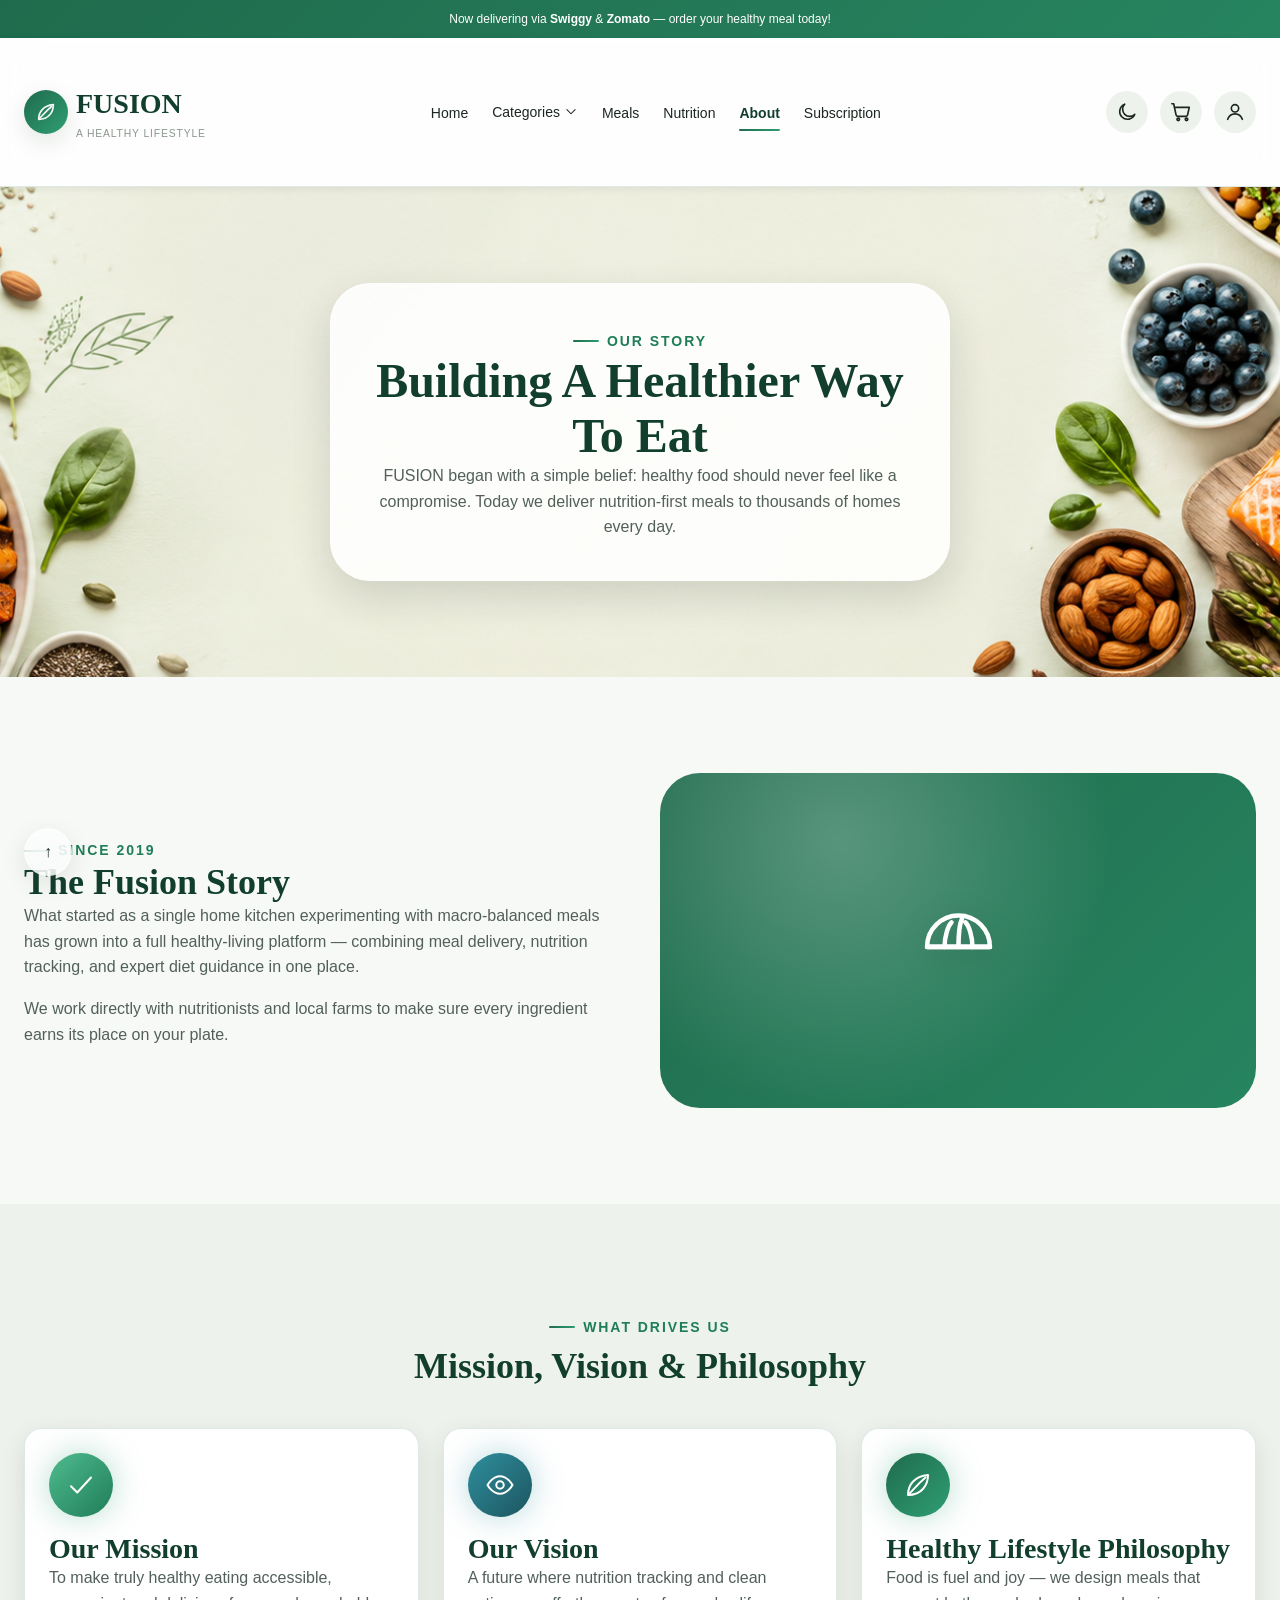
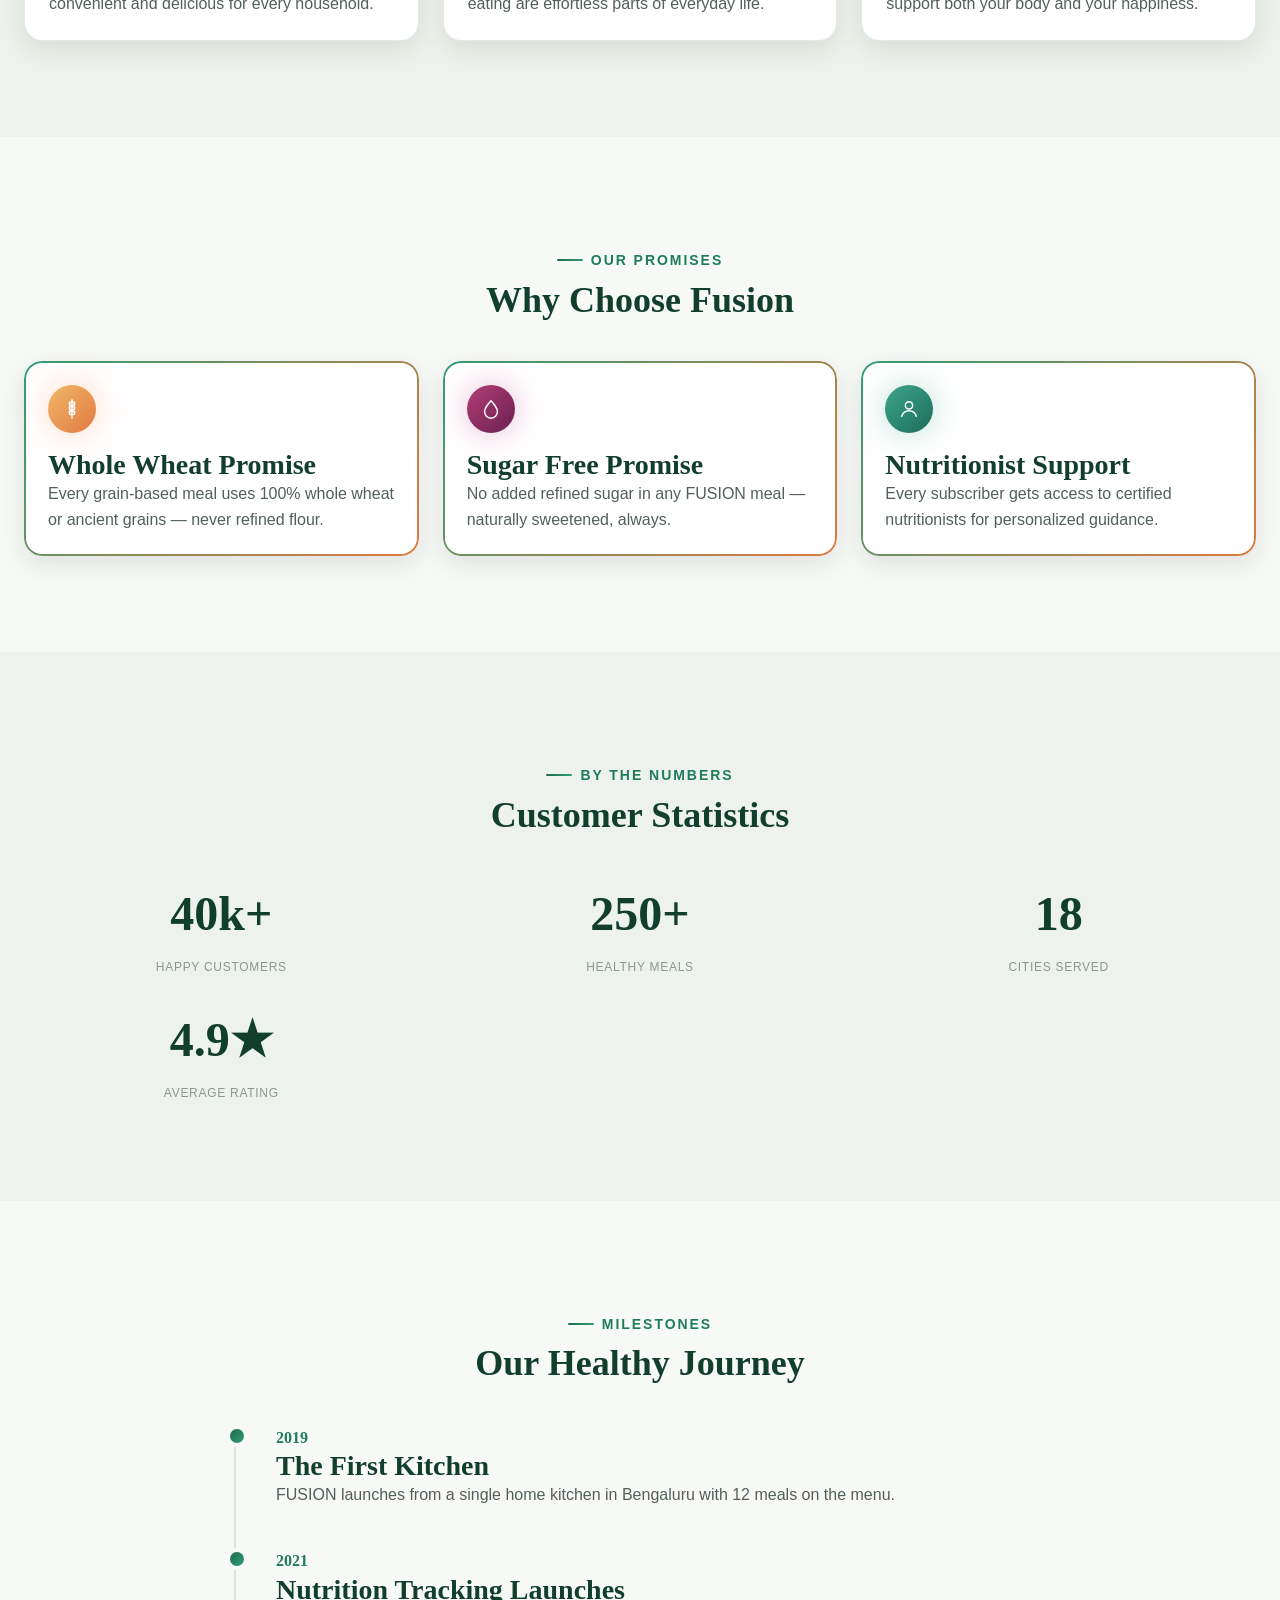
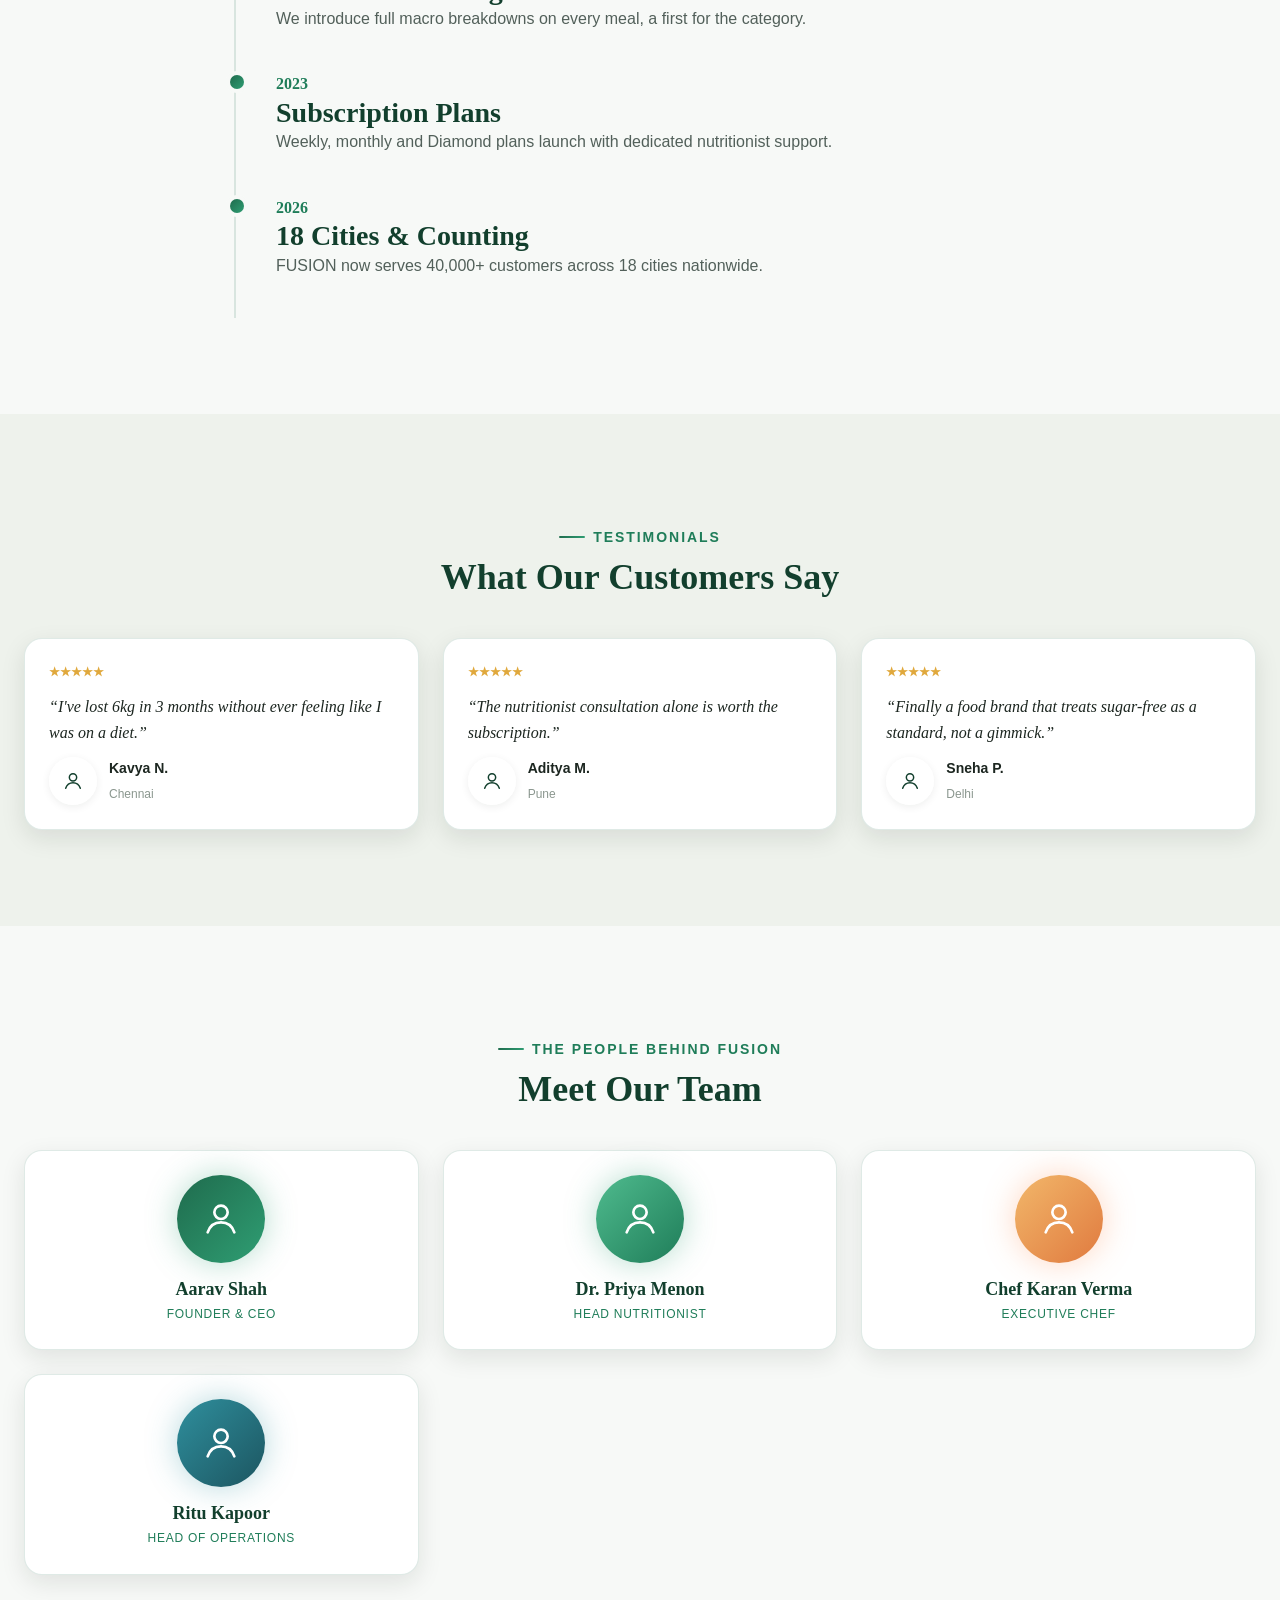
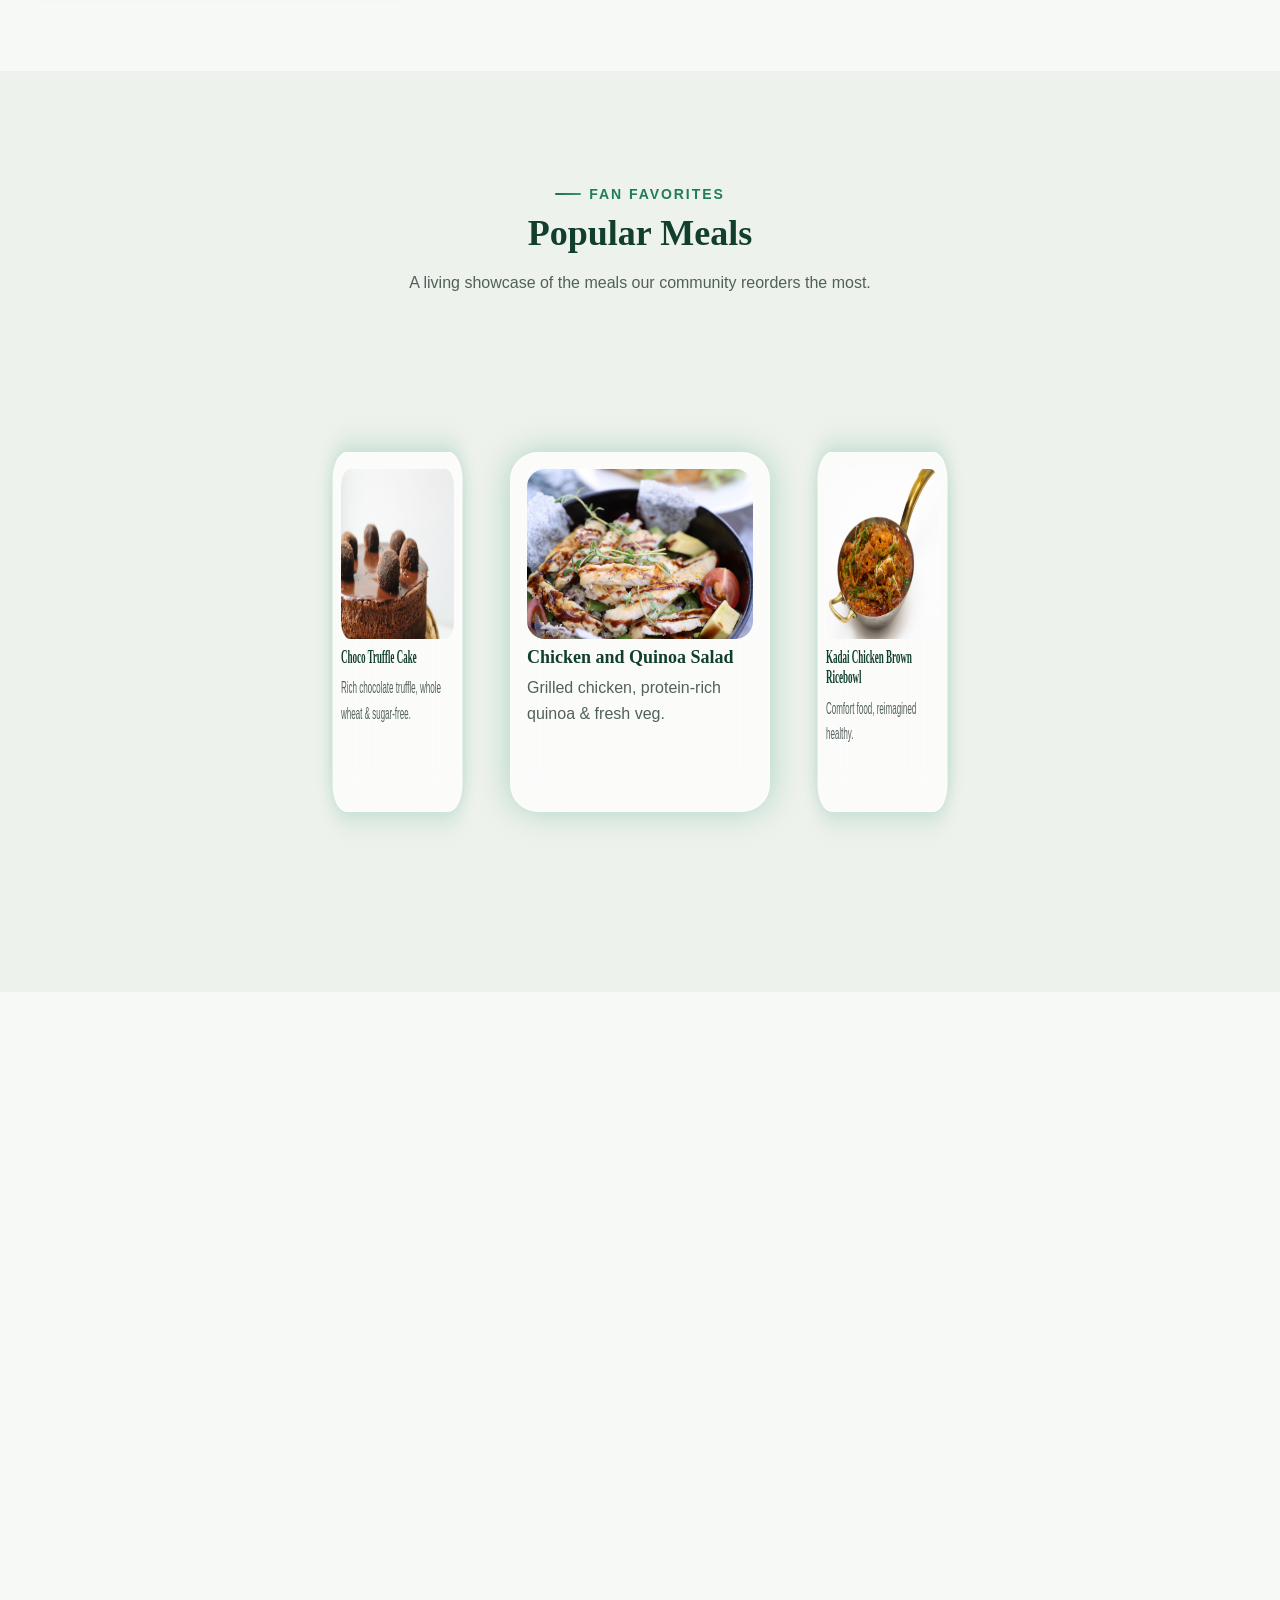
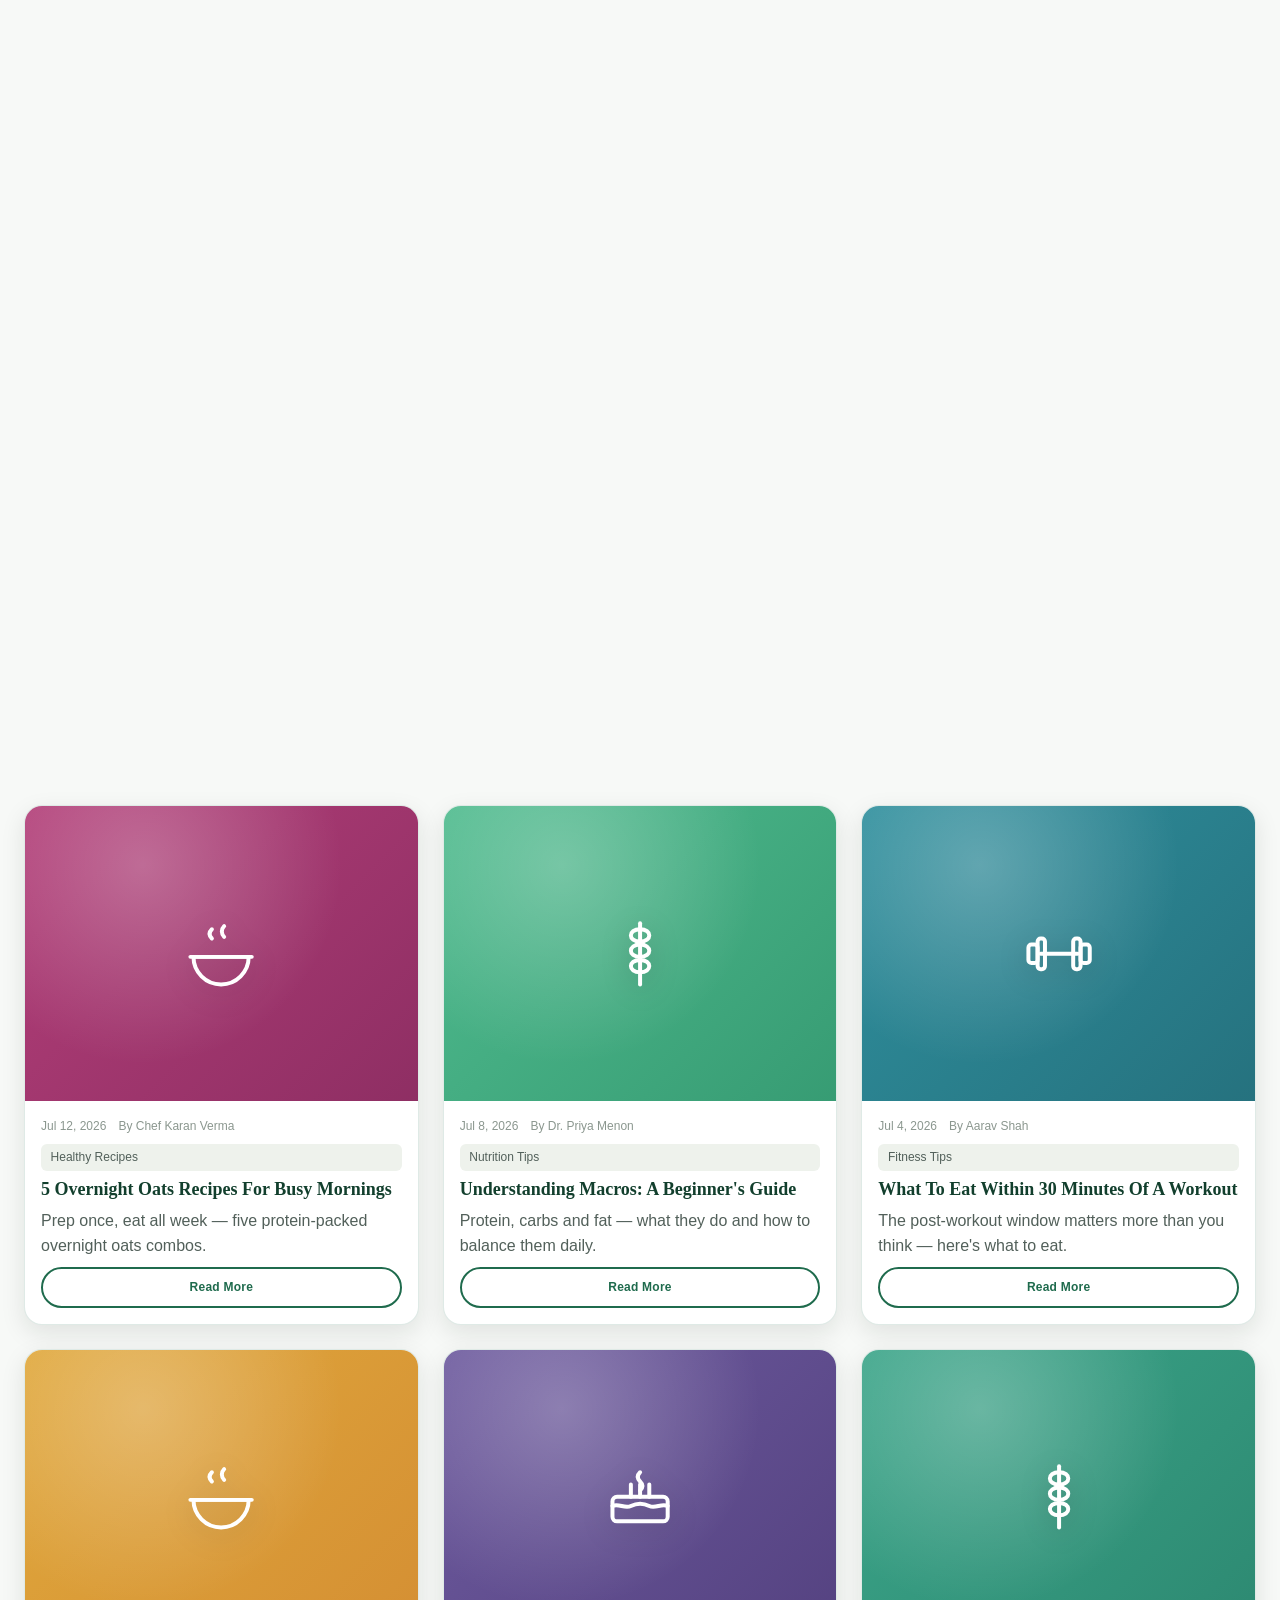
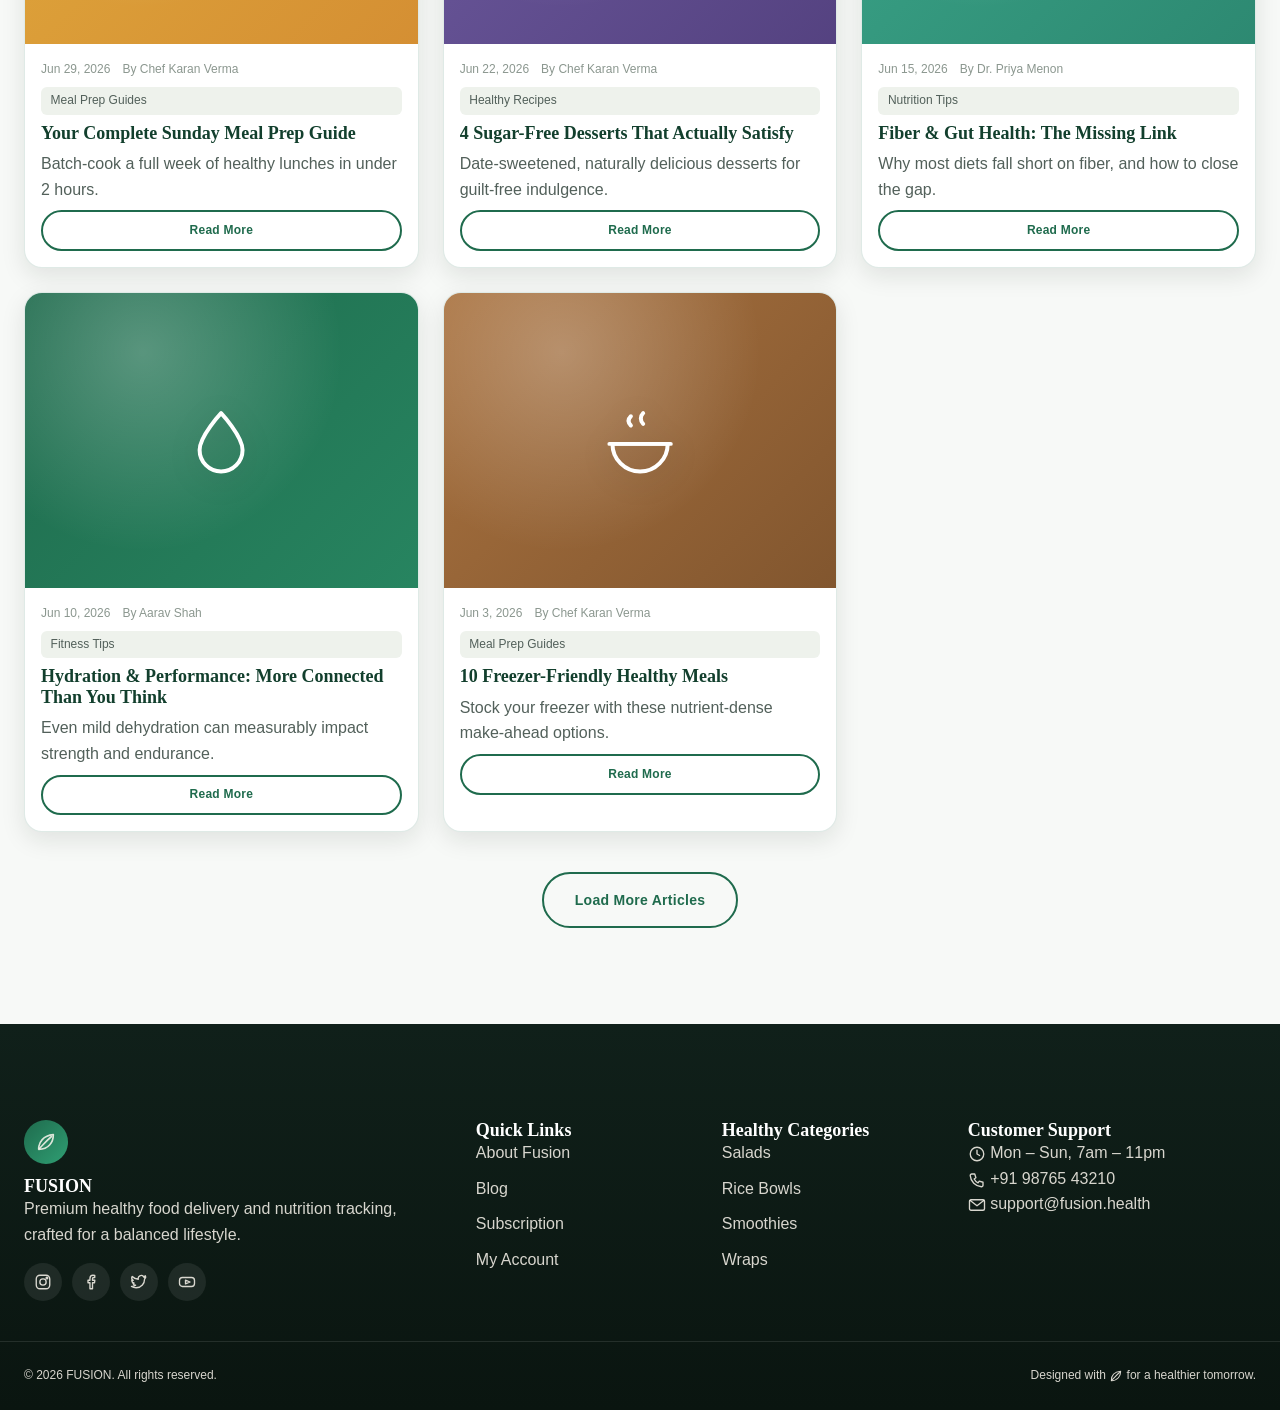
<file: about.html>
<!DOCTYPE html>
<html lang="en">

<head>
    <meta charset="UTF-8">
    <meta name="viewport" content="width=device-width, initial-scale=1.0">
    <script>(function () { try { var t = localStorage.getItem("fusion_theme") || (matchMedia("(prefers-color-scheme: dark)").matches ? "dark" : "light"); document.documentElement.setAttribute("data-theme", t); } catch (e) { } })();</script>
    <title>About Us | FUSION — A Healthy Lifestyle</title>
    <meta name="description"
        content="Learn FUSION's story, mission, vision and healthy lifestyle philosophy — plus our whole-wheat promise, sugar-free promise, and nutritionist support.">
    <link rel="stylesheet" href="style.css">
</head>

<body>
    <a class="skip-link" href="#main">Skip to main content</a>

    <div class="promo-bar">
        <svg class="icon promo-bar__truck" aria-hidden="true">
            <use href="images/icons/sprite.svg#icon-truck"></use>
        </svg>
        <span>Now delivering via <strong>Swiggy</strong> &amp; <strong>Zomato</strong> — order your healthy meal
            today!</span>
    </div>

    <header>
        <nav class="navbar" aria-label="Primary navigation">
            <div class="container navbar__inner">
                <a href="index.html" class="navbar__brand">
                    <span class="navbar__brand-mark" aria-hidden="true"><svg class="icon"
                            style="width:22px;height:22px;">
                            <use href="images/icons/sprite.svg#icon-leaf"></use>
                        </svg></span>
                    <span>FUSION<span class="navbar__brand-tagline">A Healthy Lifestyle</span></span>
                </a>
                <input type="checkbox" id="nav-toggle" class="navbar__toggle-input visually-hidden" aria-hidden="true">
                <label for="nav-toggle" class="navbar__toggle"
                    aria-label="Toggle navigation menu"><span></span><span></span><span></span></label>
                <ul class="navbar__menu" id="primary-menu">
                    <li><a href="index.html">Home</a></li>
                    <li class="navbar__dropdown">
                        <a href="categories.html">Categories <svg class="icon navbar__dropdown__chevron">
                                <use href="images/icons/sprite.svg#icon-chevron-down"></use>
                            </svg></a>
                        <div class="navbar__dropdown__panel navbar__mega-menu">
                            <div class="navbar__mega-menu__inner">
                                <div class="navbar__dropdown__col">
                                    <h4>Fresh &amp; Light</h4>
                                    <a href="products.html?category=healthy-salads">Healthy Salads</a>
                                    <a href="products.html?category=veg-rice-bowls">Veg Rice Bowls</a>
                                    <a href="products.html?category=non-veg-rice-bowls">Non-Veg Rice Bowls</a>
                                </div>
                                <div class="navbar__dropdown__col">
                                    <h4>Bread &amp; Wraps</h4>
                                    <a href="products.html?category=sandwiches">Sandwiches</a>
                                    <a href="products.html?category=wraps">Wraps</a>
                                </div>
                                <div class="navbar__dropdown__col">
                                    <h4>Sweet &amp; Drinks</h4>
                                    <a href="products.html?category=pancakes">Pancakes</a>
                                    <a href="products.html?category=smoothies">Smoothies</a>
                                    <a href="products.html?category=healthy-cakes">Healthy Cakes</a>
                                </div>
                                <div class="navbar__dropdown__col">
                                    <h4>Meal Plans</h4>
                                    <a href="subscription.html">Weekly Plans</a>
                                    <a href="subscription.html">Monthly Plans</a>
                                </div>
                                <a href="categories.html" class="navbar__dropdown__viewall">View All Categories
                                    &rarr;</a>
                            </div>
                        </div>
                    </li>
                    <li><a href="products.html">Meals</a></li>
                    <li><a href="nutrition.html">Nutrition</a></li>
                    <li><a href="about.html" aria-current="page">About</a></li>
                    <li><a href="subscription.html">Subscription</a></li>
                </ul>
                <div class="navbar__actions">
                    <button type="button" class="navbar__icon-btn theme-toggle" id="theme-toggle" aria-pressed="false"
                        aria-label="Switch to dark mode"><svg class="icon icon--moon">
                            <use href="images/icons/sprite.svg#icon-moon"></use>
                        </svg><svg class="icon icon--sun">
                            <use href="images/icons/sprite.svg#icon-sun"></use>
                        </svg></button>
                    <a href="cart.html" class="navbar__icon-btn" id="cart-icon" aria-label="View cart"><svg
                            class="icon">
                            <use href="images/icons/sprite.svg#icon-cart"></use>
                        </svg><span class="navbar__badge" data-cart-count>0</span></a>
                    <div class="navbar__dropdown navbar__dropdown--account">
                        <a href="login.html" class="navbar__icon-btn" id="account-icon"
                            aria-label="Account / Login"><svg class="icon">
                                <use href="images/icons/sprite.svg#icon-user"></use>
                            </svg></a>
                        <div class="navbar__dropdown__panel">
                            <a href="login.html"><svg class="icon icon--sm">
                                    <use href="images/icons/sprite.svg#icon-user"></use>
                                </svg> Login</a>
                            <a href="signup.html"><svg class="icon icon--sm">
                                    <use href="images/icons/sprite.svg#icon-user"></use>
                                </svg> Sign Up</a>
                        </div>
                    </div>
                </div>
            </div>
        </nav>
    </header>

    <main id="main">

        <!-- HERO -->
        <section class="hero hero--banner" aria-labelledby="about-hero-heading"
            style="background-image:url('images/aboutnabanner.png');">
            <div class="container anim-fade-up" style="position:relative;z-index:1;">
                <div class="hero__textcard text-center">
                    <p class="eyebrow">Our Story</p>
                    <h1 id="about-hero-heading">Building A Healthier Way To Eat</h1>
                    <p style="max-width:60ch;margin-inline:auto;">FUSION began with a simple belief: healthy food should
                        never feel like a compromise. Today we deliver nutrition-first meals to thousands of homes every
                        day.</p>
                </div>
            </div>
        </section>

        <!-- FUSION STORY -->
        <section aria-labelledby="story-heading">
            <div class="container about-grid-2" style="display:grid;gap:var(--space-lg);align-items:center;">
                <div class="reveal--left reveal">
                    <p class="eyebrow">Since 2019</p>
                    <h2 id="story-heading">The Fusion Story</h2>
                    <p>What started as a single home kitchen experimenting with macro-balanced meals has grown into a
                        full healthy-living platform — combining meal delivery, nutrition tracking, and expert diet
                        guidance in one place.</p>
                    <p class="mt-sm">We work directly with nutritionists and local farms to make sure every ingredient
                        earns its place on your plate.</p>
                </div>
                <div class="reveal--right reveal delay-1">
                    <div class="icon-banner icon-banner--wide bg-gradient-animated"
                        style="border-radius:var(--radius-xl);background-image:var(--gradient-primary);">
                        <svg class="icon icon--xl">
                            <use href="images/icons/sprite.svg#icon-salad"></use>
                        </svg>
                    </div>
                </div>
            </div>
        </section>

        <section class="section--alt" aria-labelledby="mvp-heading">
            <div class="container">
                <div class="section-heading reveal">
                    <p class="eyebrow">What Drives Us</p>
                    <h2 id="mvp-heading">Mission, Vision &amp; Philosophy</h2>
                </div>
                <div class="grid grid--3 reveal-stagger">
                    <article class="card hover-lift" style="padding:var(--space-md);">
                        <div class="icon-badge icon-badge--green"><svg class="icon">
                                <use href="images/icons/sprite.svg#icon-check"></use>
                            </svg></div>
                        <h3 class="mt-sm">Our Mission</h3>
                        <p>To make truly healthy eating accessible, convenient and delicious for every household.</p>
                    </article>
                    <article class="card hover-lift" style="padding:var(--space-md);">
                        <div class="icon-badge icon-badge--ocean"><svg class="icon">
                                <use href="images/icons/sprite.svg#icon-eye"></use>
                            </svg></div>
                        <h3 class="mt-sm">Our Vision</h3>
                        <p>A future where nutrition tracking and clean eating are effortless parts of everyday life.</p>
                    </article>
                    <article class="card hover-lift" style="padding:var(--space-md);">
                        <div class="icon-badge icon-badge--primary"><svg class="icon">
                                <use href="images/icons/sprite.svg#icon-leaf"></use>
                            </svg></div>
                        <h3 class="mt-sm">Healthy Lifestyle Philosophy</h3>
                        <p>Food is fuel and joy — we design meals that support both your body and your happiness.</p>
                    </article>
                </div>
            </div>
        </section>

        <section aria-labelledby="why-heading">
            <div class="container">
                <div class="section-heading reveal">
                    <p class="eyebrow">Our Promises</p>
                    <h2 id="why-heading">Why Choose Fusion</h2>
                </div>
                <div class="grid grid--3 reveal-stagger">
                    <article class="card card--gradient-border" style="padding:var(--space-md);">
                        <div class="icon-badge icon-badge--warm icon-badge--sm mb-sm"><svg class="icon">
                                <use href="images/icons/sprite.svg#icon-wheat"></use>
                            </svg></div>
                        <h3>Whole Wheat Promise</h3>
                        <p>Every grain-based meal uses 100% whole wheat or ancient grains — never refined flour.</p>
                    </article>
                    <article class="card card--gradient-border" style="padding:var(--space-md);">
                        <div class="icon-badge icon-badge--berry icon-badge--sm mb-sm"><svg class="icon">
                                <use href="images/icons/sprite.svg#icon-droplet"></use>
                            </svg></div>
                        <h3>Sugar Free Promise</h3>
                        <p>No added refined sugar in any FUSION meal — naturally sweetened, always.</p>
                    </article>
                    <article class="card card--gradient-border" style="padding:var(--space-md);">
                        <div class="icon-badge icon-badge--mint icon-badge--sm mb-sm"><svg class="icon">
                                <use href="images/icons/sprite.svg#icon-user"></use>
                            </svg></div>
                        <h3>Nutritionist Support</h3>
                        <p>Every subscriber gets access to certified nutritionists for personalized guidance.</p>
                    </article>
                </div>
            </div>
        </section>

        <section class="section--alt" aria-labelledby="stats-heading">
            <div class="container">
                <div class="section-heading reveal">
                    <p class="eyebrow">By The Numbers</p>
                    <h2 id="stats-heading">Customer Statistics</h2>
                </div>
                <div class="stats-grid grid--4 reveal-stagger">
                    <div class="stat-block"><strong data-counter data-target="40"
                            data-suffix="k+">0k+</strong><span>Happy Customers</span></div>
                    <div class="stat-block"><strong data-counter data-target="250"
                            data-suffix="+">0+</strong><span>Healthy Meals</span></div>
                    <div class="stat-block"><strong data-counter data-target="18">0</strong><span>Cities Served</span>
                    </div>
                    <div class="stat-block"><strong data-counter data-target="4.9" data-decimals="1"
                            data-suffix="★">0★</strong><span>Average Rating</span></div>
                </div>
            </div>
        </section>

        <section aria-labelledby="timeline-heading">
            <div class="container container--narrow">
                <div class="section-heading reveal">
                    <p class="eyebrow">Milestones</p>
                    <h2 id="timeline-heading">Our Healthy Journey</h2>
                </div>
                <ol class="timeline reveal">
                    <li class="timeline__item">
                        <span class="timeline__year">2019</span>
                        <h3>The First Kitchen</h3>
                        <p>FUSION launches from a single home kitchen in Bengaluru with 12 meals on the menu.</p>
                    </li>
                    <li class="timeline__item">
                        <span class="timeline__year">2021</span>
                        <h3>Nutrition Tracking Launches</h3>
                        <p>We introduce full macro breakdowns on every meal, a first for the category.</p>
                    </li>
                    <li class="timeline__item">
                        <span class="timeline__year">2023</span>
                        <h3>Subscription Plans</h3>
                        <p>Weekly, monthly and Diamond plans launch with dedicated nutritionist support.</p>
                    </li>
                    <li class="timeline__item">
                        <span class="timeline__year">2026</span>
                        <h3>18 Cities &amp; Counting</h3>
                        <p>FUSION now serves 40,000+ customers across 18 cities nationwide.</p>
                    </li>
                </ol>
            </div>
        </section>

        <section class="section--alt" aria-labelledby="about-reviews-heading">
            <div class="container">
                <div class="section-heading reveal">
                    <p class="eyebrow">Testimonials</p>
                    <h2 id="about-reviews-heading">What Our Customers Say</h2>
                </div>
                <div class="grid grid--3 reveal-stagger">
                    <article class="review-card">
                        <span class="rating">★★★★★</span>
                        <p class="review-card__quote">&ldquo;I've lost 6kg in 3 months without ever feeling like I was
                            on a diet.&rdquo;</p>
                        <div class="review-card__person">
                            <div class="icon-badge icon-badge--sm icon-badge--glass"><svg class="icon">
                                    <use href="images/icons/sprite.svg#icon-user"></use>
                                </svg></div>
                            <div><strong>Kavya N.</strong><span>Chennai</span></div>
                        </div>
                    </article>
                    <article class="review-card">
                        <span class="rating">★★★★★</span>
                        <p class="review-card__quote">&ldquo;The nutritionist consultation alone is worth the
                            subscription.&rdquo;</p>
                        <div class="review-card__person">
                            <div class="icon-badge icon-badge--sm icon-badge--glass"><svg class="icon">
                                    <use href="images/icons/sprite.svg#icon-user"></use>
                                </svg></div>
                            <div><strong>Aditya M.</strong><span>Pune</span></div>
                        </div>
                    </article>
                    <article class="review-card">
                        <span class="rating">★★★★★</span>
                        <p class="review-card__quote">&ldquo;Finally a food brand that treats sugar-free as a standard,
                            not a gimmick.&rdquo;</p>
                        <div class="review-card__person">
                            <div class="icon-badge icon-badge--sm icon-badge--glass"><svg class="icon">
                                    <use href="images/icons/sprite.svg#icon-user"></use>
                                </svg></div>
                            <div><strong>Sneha P.</strong><span>Delhi</span></div>
                        </div>
                    </article>
                </div>
            </div>
        </section>

        <section aria-labelledby="team-heading">
            <div class="container">
                <div class="section-heading reveal">
                    <p class="eyebrow">The People Behind Fusion</p>
                    <h2 id="team-heading">Meet Our Team</h2>
                </div>
                <div class="grid grid--4 reveal-stagger">
                    <article class="team-card">
                        <div class="icon-badge icon-badge--lg icon-badge--primary" style="margin-inline:auto;"><svg
                                class="icon icon--lg">
                                <use href="images/icons/sprite.svg#icon-user"></use>
                            </svg></div>
                        <h4 class="mt-sm">Aarav Shah</h4>
                        <span>Founder &amp; CEO</span>
                    </article>
                    <article class="team-card">
                        <div class="icon-badge icon-badge--lg icon-badge--green" style="margin-inline:auto;"><svg
                                class="icon icon--lg">
                                <use href="images/icons/sprite.svg#icon-user"></use>
                            </svg></div>
                        <h4 class="mt-sm">Dr. Priya Menon</h4>
                        <span>Head Nutritionist</span>
                    </article>
                    <article class="team-card">
                        <div class="icon-badge icon-badge--lg icon-badge--warm" style="margin-inline:auto;"><svg
                                class="icon icon--lg">
                                <use href="images/icons/sprite.svg#icon-user"></use>
                            </svg></div>
                        <h4 class="mt-sm">Chef Karan Verma</h4>
                        <span>Executive Chef</span>
                    </article>
                    <article class="team-card">
                        <div class="icon-badge icon-badge--lg icon-badge--ocean" style="margin-inline:auto;"><svg
                                class="icon icon--lg">
                                <use href="images/icons/sprite.svg#icon-user"></use>
                            </svg></div>
                        <h4 class="mt-sm">Ritu Kapoor</h4>
                        <span>Head of Operations</span>
                    </article>
                </div>
            </div>
        </section>

        <section class="section--alt" aria-labelledby="popular-heading" style="overflow:hidden;">
            <div class="container">
                <div class="section-heading reveal">
                    <p class="eyebrow">Fan Favorites</p>
                    <h2 id="popular-heading">Popular Meals</h2>
                    <p>A living showcase of the meals our community reorders the most.</p>
                </div>
                <div class="carousel-3d" role="group" aria-label="Rotating showcase of popular healthy meals">
                    <div class="carousel-3d__stage">
                        <a class="carousel-3d__card" href="singlepage.html?id=chicken-quinoa-salad">
                            <div class="carousel-3d__photo"
                                style="background-image:url('./images/fusionassets/ChickenandQuinoaSalad1.jpg');"></div>
                            <h4>Chicken and Quinoa Salad</h4>
                            <p>Grilled chicken, protein-rich quinoa &amp; fresh veg.</p>
                        </a>
                        <a class="carousel-3d__card" href="singlepage.html?id=kadai-chicken-brown-ricebowl">
                            <div class="carousel-3d__photo"
                                style="background-image:url('./images/fusionassets/KadaiChickenBrownRicebowl1.jpg');">
                            </div>
                            <h4>Kadai Chicken Brown Ricebowl</h4>
                            <p>Comfort food, reimagined healthy.</p>
                        </a>
                        <a class="carousel-3d__card" href="singlepage.html?id=paneer-masala-curry-ricebowl">
                            <div class="carousel-3d__photo"
                                style="background-image:url('./images/fusionassets/PaneerMasalaCurryRicebowl1.jpg');">
                            </div>
                            <h4>Paneer Masala Curry Ricebowl</h4>
                            <p>Rich home-style masala over brown rice.</p>
                        </a>
                        <a class="carousel-3d__card" href="singlepage.html?id=fusion-maharaja-wrap">
                            <div class="carousel-3d__photo"
                                style="background-image:url('./images/fusionassets/FusionsMaharajaWrap1.jpg');"></div>
                            <h4>Fusion's Maharaja Wrap</h4>
                            <p>Our best-selling signature loaded wrap.</p>
                        </a>
                        <a class="carousel-3d__card" href="singlepage.html?id=post-workout-smoothie">
                            <div class="carousel-3d__photo"
                                style="background-image:url('./images/fusionassets/PostWorkoutSmoothie1.jpg');"></div>
                            <h4>Post Workout Smoothie</h4>
                            <p>Whey, banana &amp; peanut butter recovery blend.</p>
                        </a>
                        <a class="carousel-3d__card" href="singlepage.html?id=choco-truffle-cake">
                            <div class="carousel-3d__photo"
                                style="background-image:url('./images/fusionassets/ChocoTruffleCake1.jpg');"></div>
                            <h4>Choco Truffle Cake</h4>
                            <p>Rich chocolate truffle, whole wheat &amp; sugar-free.</p>
                        </a>
                    </div>
                </div>
            </div>
        </section>

        <section id="journal" aria-labelledby="journal-heading">
            <div class="container">
                <div class="section-heading reveal">
                    <p class="eyebrow">Journal</p>
                    <h2 id="journal-heading">The Fusion Journal</h2>
                    <p>Recipes, nutrition science and meal prep wisdom from our in-house nutritionists and chefs.</p>
                </div>

                <article class="card reveal" style="display:grid;grid-template-columns:1fr;overflow:hidden;">
                    <div class="icon-banner icon-banner--wide icon-banner--photo"
                        style="background-image:url('images/about-cover.png');" role="img"
                        aria-label="Fusion team preparing a healthy meal"></div>
                    <div style="padding:var(--space-lg);">
                        <div class="blog-card__meta"><span class="badge badge--healthy">Nutrition Tips</span><span>Jul
                                18, 2026</span><span>By Dr. Priya Menon</span></div>
                        <h3 class="mt-sm">The Truth About Protein: How Much Do You Really Need?</h3>
                        <p class="mt-sm">Protein myths are everywhere — from "more is always better" to fears of "too
                            much protein hurting your kidneys." We break down the actual science behind daily protein
                            requirements for active, everyday lives.</p>
                        <a href="#" class="btn btn--outline mt-md" data-action="read-article"
                            data-article-id="featured-01">Read More</a>
                    </div>
                </article>

                <div class="flex flex--between mb-lg mt-lg reveal" style="flex-wrap:wrap;gap:var(--space-sm);">
                    <div class="section-heading" style="margin:0;text-align:left;">
                        <p class="eyebrow">Fresh Reads</p>
                        <h3 style="font-family:var(--font-heading);font-size:var(--fs-xl);">Latest Articles</h3>
                    </div>
                    <div class="filter-group" id="blog-category-filter" role="group"
                        aria-label="Filter articles by category">
                        <button type="button" class="filter-chip" aria-pressed="true" data-filter="all">All</button>
                        <button type="button" class="filter-chip" data-filter="recipes">Healthy Recipes</button>
                        <button type="button" class="filter-chip" data-filter="nutrition">Nutrition Tips</button>
                        <button type="button" class="filter-chip" data-filter="fitness">Fitness Tips</button>
                        <button type="button" class="filter-chip" data-filter="meal-prep">Meal Prep Guides</button>
                    </div>
                </div>

                <div class="grid grid--4 reveal-stagger" id="blog-grid">

                    <article class="blog-card" data-category="recipes">
                        <div class="icon-banner icon-banner--berry"><svg class="icon icon--xl">
                                <use href="images/icons/sprite.svg#icon-bowl"></use>
                            </svg></div>
                        <div class="blog-card__body">
                            <div class="blog-card__meta"><span>Jul 12, 2026</span><span>By Chef Karan Verma</span></div>
                            <span class="tag">Healthy Recipes</span>
                            <h3 class="blog-card__title">5 Overnight Oats Recipes For Busy Mornings</h3>
                            <p>Prep once, eat all week — five protein-packed overnight oats combos.</p>
                            <a href="#" class="btn btn--outline btn--sm" data-action="read-article"
                                data-article-id="a-01">Read More</a>
                        </div>
                    </article>

                    <article class="blog-card" data-category="nutrition">
                        <div class="icon-banner icon-banner--green"><svg class="icon icon--xl">
                                <use href="images/icons/sprite.svg#icon-wheat"></use>
                            </svg></div>
                        <div class="blog-card__body">
                            <div class="blog-card__meta"><span>Jul 8, 2026</span><span>By Dr. Priya Menon</span></div>
                            <span class="tag">Nutrition Tips</span>
                            <h3 class="blog-card__title">Understanding Macros: A Beginner's Guide</h3>
                            <p>Protein, carbs and fat — what they do and how to balance them daily.</p>
                            <a href="#" class="btn btn--outline btn--sm" data-action="read-article"
                                data-article-id="a-02">Read More</a>
                        </div>
                    </article>

                    <article class="blog-card" data-category="fitness">
                        <div class="icon-banner icon-banner--ocean"><svg class="icon icon--xl">
                                <use href="images/icons/sprite.svg#icon-dumbbell"></use>
                            </svg></div>
                        <div class="blog-card__body">
                            <div class="blog-card__meta"><span>Jul 4, 2026</span><span>By Aarav Shah</span></div>
                            <span class="tag">Fitness Tips</span>
                            <h3 class="blog-card__title">What To Eat Within 30 Minutes Of A Workout</h3>
                            <p>The post-workout window matters more than you think — here's what to eat.</p>
                            <a href="#" class="btn btn--outline btn--sm" data-action="read-article"
                                data-article-id="a-03">Read More</a>
                        </div>
                    </article>

                    <article class="blog-card" data-category="meal-prep">
                        <div class="icon-banner icon-banner--citrus"><svg class="icon icon--xl">
                                <use href="images/icons/sprite.svg#icon-bowl"></use>
                            </svg></div>
                        <div class="blog-card__body">
                            <div class="blog-card__meta"><span>Jun 29, 2026</span><span>By Chef Karan Verma</span></div>
                            <span class="tag">Meal Prep Guides</span>
                            <h3 class="blog-card__title">Your Complete Sunday Meal Prep Guide</h3>
                            <p>Batch-cook a full week of healthy lunches in under 2 hours.</p>
                            <a href="#" class="btn btn--outline btn--sm" data-action="read-article"
                                data-article-id="a-04">Read More</a>
                        </div>
                    </article>

                    <article class="blog-card" data-category="recipes">
                        <div class="icon-banner icon-banner--grape"><svg class="icon icon--xl">
                                <use href="images/icons/sprite.svg#icon-cake"></use>
                            </svg></div>
                        <div class="blog-card__body">
                            <div class="blog-card__meta"><span>Jun 22, 2026</span><span>By Chef Karan Verma</span></div>
                            <span class="tag">Healthy Recipes</span>
                            <h3 class="blog-card__title">4 Sugar-Free Desserts That Actually Satisfy</h3>
                            <p>Date-sweetened, naturally delicious desserts for guilt-free indulgence.</p>
                            <a href="#" class="btn btn--outline btn--sm" data-action="read-article"
                                data-article-id="a-05">Read More</a>
                        </div>
                    </article>

                    <article class="blog-card" data-category="nutrition">
                        <div class="icon-banner icon-banner--mint"><svg class="icon icon--xl">
                                <use href="images/icons/sprite.svg#icon-wheat"></use>
                            </svg></div>
                        <div class="blog-card__body">
                            <div class="blog-card__meta"><span>Jun 15, 2026</span><span>By Dr. Priya Menon</span></div>
                            <span class="tag">Nutrition Tips</span>
                            <h3 class="blog-card__title">Fiber &amp; Gut Health: The Missing Link</h3>
                            <p>Why most diets fall short on fiber, and how to close the gap.</p>
                            <a href="#" class="btn btn--outline btn--sm" data-action="read-article"
                                data-article-id="a-06">Read More</a>
                        </div>
                    </article>

                    <article class="blog-card" data-category="fitness">
                        <div class="icon-banner icon-banner--primary"><svg class="icon icon--xl">
                                <use href="images/icons/sprite.svg#icon-droplet"></use>
                            </svg></div>
                        <div class="blog-card__body">
                            <div class="blog-card__meta"><span>Jun 10, 2026</span><span>By Aarav Shah</span></div>
                            <span class="tag">Fitness Tips</span>
                            <h3 class="blog-card__title">Hydration &amp; Performance: More Connected Than You Think</h3>
                            <p>Even mild dehydration can measurably impact strength and endurance.</p>
                            <a href="#" class="btn btn--outline btn--sm" data-action="read-article"
                                data-article-id="a-07">Read More</a>
                        </div>
                    </article>

                    <article class="blog-card" data-category="meal-prep">
                        <div class="icon-banner icon-banner--cocoa"><svg class="icon icon--xl">
                                <use href="images/icons/sprite.svg#icon-bowl"></use>
                            </svg></div>
                        <div class="blog-card__body">
                            <div class="blog-card__meta"><span>Jun 3, 2026</span><span>By Chef Karan Verma</span></div>
                            <span class="tag">Meal Prep Guides</span>
                            <h3 class="blog-card__title">10 Freezer-Friendly Healthy Meals</h3>
                            <p>Stock your freezer with these nutrient-dense make-ahead options.</p>
                            <a href="#" class="btn btn--outline btn--sm" data-action="read-article"
                                data-article-id="a-08">Read More</a>
                        </div>
                    </article>

                </div>

                <div class="text-center mt-lg">
                    <button type="button" class="btn btn--outline" id="load-more-articles" data-action="load-more">Load
                        More Articles</button>
                </div>
            </div>
        </section>

    </main>

    <footer class="footer">
        <div class="container footer__grid">
            <div>
                <span class="footer__brand-mark" aria-hidden="true"><svg class="icon" style="color:#fff;">
                        <use href="images/icons/sprite.svg#icon-leaf"></use>
                    </svg></span>
                <h4>FUSION</h4>
                <p>Premium healthy food delivery and nutrition tracking, crafted for a balanced lifestyle.</p>
                <div class="footer__socials">
                    <a href="#" aria-label="FUSION on Instagram"><svg class="icon icon--sm">
                            <use href="images/icons/sprite.svg#icon-instagram"></use>
                        </svg></a>
                    <a href="#" aria-label="FUSION on Facebook"><svg class="icon icon--sm">
                            <use href="images/icons/sprite.svg#icon-facebook"></use>
                        </svg></a>
                    <a href="#" aria-label="FUSION on Twitter"><svg class="icon icon--sm">
                            <use href="images/icons/sprite.svg#icon-twitter"></use>
                        </svg></a>
                    <a href="#" aria-label="FUSION on YouTube"><svg class="icon icon--sm">
                            <use href="images/icons/sprite.svg#icon-youtube"></use>
                        </svg></a>
                </div>
            </div>
            <div>
                <h4>Quick Links</h4>
                <ul class="footer__links">
                    <li><a href="about.html">About Fusion</a></li>
                    <li><a href="about.html#journal">Blog</a></li>
                    <li><a href="subscription.html">Subscription</a></li>
                    <li><a href="profile.html">My Account</a></li>
                </ul>
            </div>
            <div>
                <h4>Healthy Categories</h4>
                <ul class="footer__links">
                    <li><a href="categories.html">Salads</a></li>
                    <li><a href="categories.html">Rice Bowls</a></li>
                    <li><a href="categories.html">Smoothies</a></li>
                    <li><a href="categories.html">Wraps</a></li>
                </ul>
            </div>
            <div>
                <h4>Customer Support</h4>
                <p><svg class="icon icon--sm">
                        <use href="images/icons/sprite.svg#icon-clock"></use>
                    </svg> Mon &ndash; Sun, 7am &ndash; 11pm</p>
                <p><svg class="icon icon--sm">
                        <use href="images/icons/sprite.svg#icon-phone"></use>
                    </svg> +91 98765 43210</p>
                <p><svg class="icon icon--sm">
                        <use href="images/icons/sprite.svg#icon-envelope"></use>
                    </svg> support@fusion.health</p>
            </div>
        </div>
        <div class="container footer__bottom">
            <p>&copy; 2026 FUSION. All rights reserved.</p>
            <p>Designed with <svg class="icon icon--xs" style="color:var(--color-secondary);">
                    <use href="images/icons/sprite.svg#icon-leaf"></use>
                </svg> for a healthier tomorrow.</p>
        </div>
    </footer>

    <a href="#main" class="back-to-top" aria-label="Back to top">↑</a>

    <script src="./app.js" defer></script>

</body>

</html>
</file>
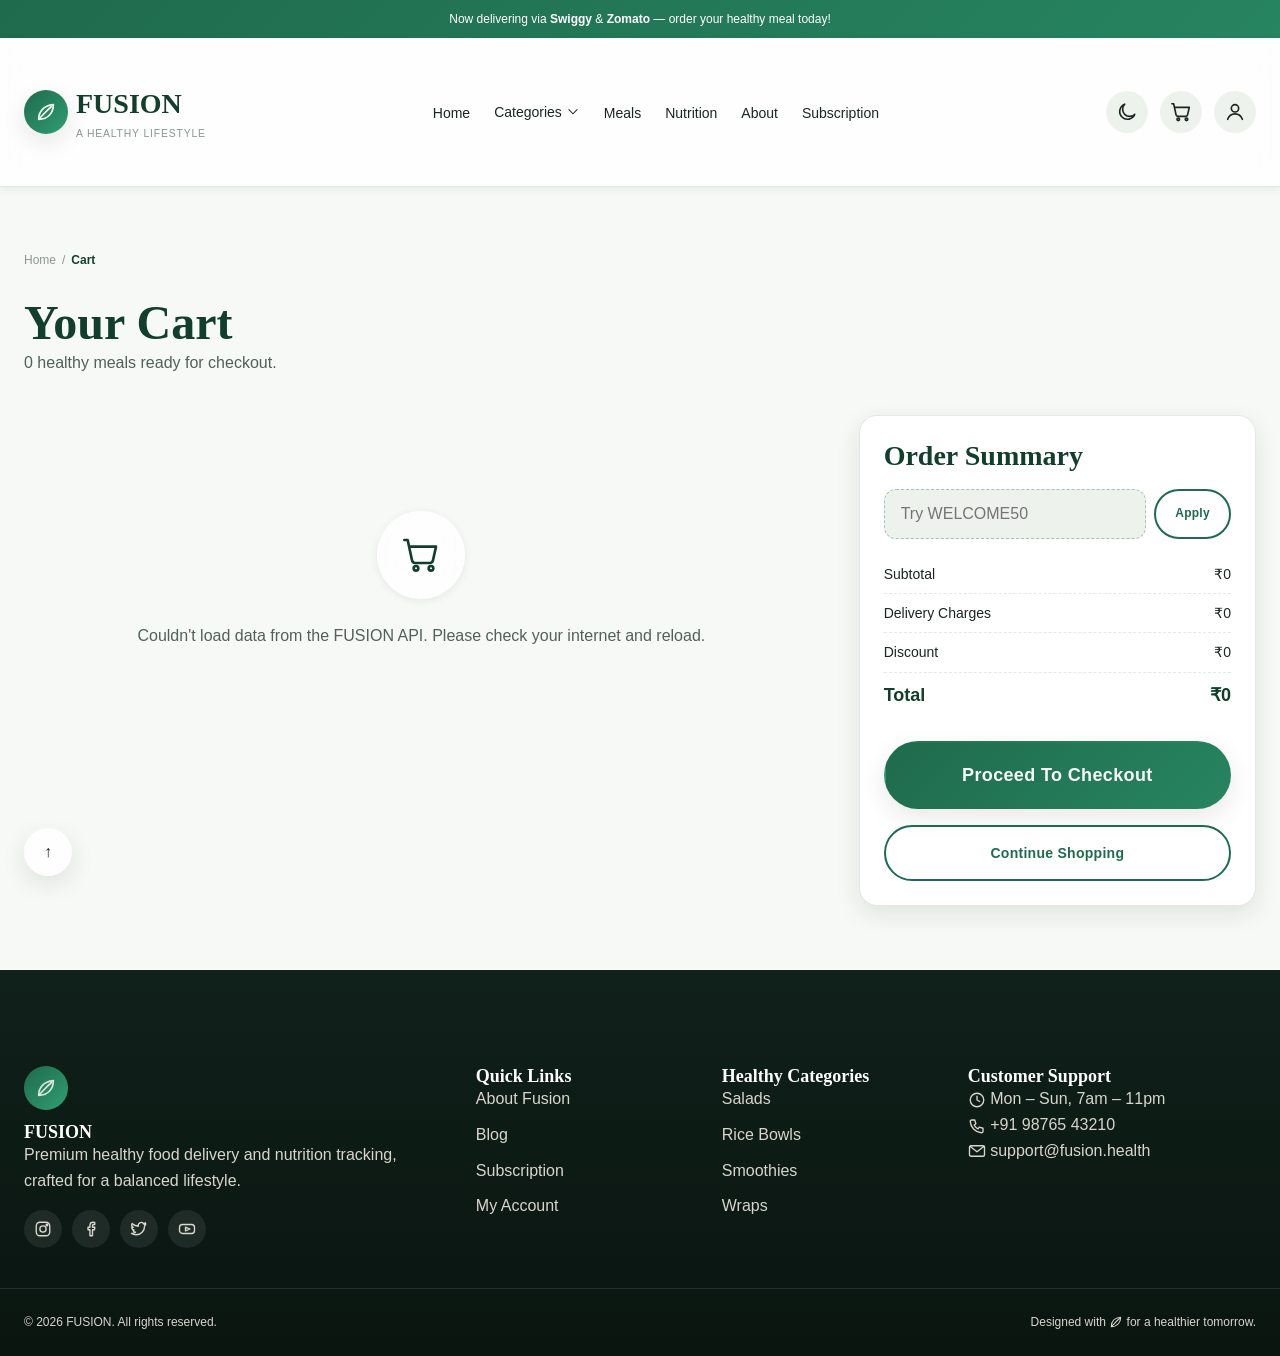
<file: cart.html>
<!DOCTYPE html>
<html lang="en">

<head>
    <meta charset="UTF-8">
    <meta name="viewport" content="width=device-width, initial-scale=1.0">
    <script>(function () { try { var t = localStorage.getItem("fusion_theme") || (matchMedia("(prefers-color-scheme: dark)").matches ? "dark" : "light"); document.documentElement.setAttribute("data-theme", t); } catch (e) { } })();</script>
    <title>Your Cart | FUSION — A Healthy Lifestyle</title>
    <meta name="description" content="Review your FUSION cart, apply a coupon, and proceed to checkout.">
    <link rel="stylesheet" href="style.css">
</head>

<body>
    <a class="skip-link" href="#main">Skip to main content</a>

    <div class="promo-bar">
        <svg class="icon promo-bar__truck" aria-hidden="true">
            <use href="images/icons/sprite.svg#icon-truck"></use>
        </svg>
        <span>Now delivering via <strong>Swiggy</strong> &amp; <strong>Zomato</strong> — order your healthy meal
            today!</span>
    </div>

    <header>
        <nav class="navbar" aria-label="Primary navigation">
            <div class="container navbar__inner">
                <a href="index.html" class="navbar__brand">
                    <span class="navbar__brand-mark" aria-hidden="true"><svg class="icon"
                            style="width:22px;height:22px;">
                            <use href="images/icons/sprite.svg#icon-leaf"></use>
                        </svg></span>
                    <span>FUSION<span class="navbar__brand-tagline">A Healthy Lifestyle</span></span>
                </a>
                <input type="checkbox" id="nav-toggle" class="navbar__toggle-input visually-hidden" aria-hidden="true">
                <label for="nav-toggle" class="navbar__toggle"
                    aria-label="Toggle navigation menu"><span></span><span></span><span></span></label>
                <ul class="navbar__menu" id="primary-menu">
                    <li><a href="index.html">Home</a></li>
                    <li class="navbar__dropdown">
                        <a href="categories.html">Categories <svg class="icon navbar__dropdown__chevron">
                                <use href="images/icons/sprite.svg#icon-chevron-down"></use>
                            </svg></a>
                        <div class="navbar__dropdown__panel navbar__mega-menu">
                            <div class="navbar__mega-menu__inner">
                                <div class="navbar__dropdown__col">
                                    <h4>Fresh &amp; Light</h4>
                                    <a href="products.html?category=healthy-salads">Healthy Salads</a>
                                    <a href="products.html?category=veg-rice-bowls">Veg Rice Bowls</a>
                                    <a href="products.html?category=non-veg-rice-bowls">Non-Veg Rice Bowls</a>
                                </div>
                                <div class="navbar__dropdown__col">
                                    <h4>Bread &amp; Wraps</h4>
                                    <a href="products.html?category=sandwiches">Sandwiches</a>
                                    <a href="products.html?category=wraps">Wraps</a>
                                </div>
                                <div class="navbar__dropdown__col">
                                    <h4>Sweet &amp; Drinks</h4>
                                    <a href="products.html?category=pancakes">Pancakes</a>
                                    <a href="products.html?category=smoothies">Smoothies</a>
                                    <a href="products.html?category=healthy-cakes">Healthy Cakes</a>
                                </div>
                                <div class="navbar__dropdown__col">
                                    <h4>Meal Plans</h4>
                                    <a href="subscription.html">Weekly Plans</a>
                                    <a href="subscription.html">Monthly Plans</a>
                                </div>
                                <a href="categories.html" class="navbar__dropdown__viewall">View All Categories
                                    &rarr;</a>
                            </div>
                        </div>
                    </li>
                    <li><a href="products.html">Meals</a></li>
                    <li><a href="nutrition.html">Nutrition</a></li>
                    <li><a href="about.html">About</a></li>
                    <li><a href="subscription.html">Subscription</a></li>
                </ul>
                <div class="navbar__actions">
                    <button type="button" class="navbar__icon-btn theme-toggle" id="theme-toggle" aria-pressed="false"
                        aria-label="Switch to dark mode"><svg class="icon icon--moon">
                            <use href="images/icons/sprite.svg#icon-moon"></use>
                        </svg><svg class="icon icon--sun">
                            <use href="images/icons/sprite.svg#icon-sun"></use>
                        </svg></button>
                    <a href="cart.html" class="navbar__icon-btn" id="cart-icon" aria-label="View cart"
                        aria-current="page"><svg class="icon">
                            <use href="images/icons/sprite.svg#icon-cart"></use>
                        </svg><span class="navbar__badge" data-cart-count>0</span></a>
                    <div class="navbar__dropdown navbar__dropdown--account">
                        <a href="login.html" class="navbar__icon-btn" id="account-icon"
                            aria-label="Account / Login"><svg class="icon">
                                <use href="images/icons/sprite.svg#icon-user"></use>
                            </svg></a>
                        <div class="navbar__dropdown__panel">
                            <a href="login.html"><svg class="icon icon--sm">
                                    <use href="images/icons/sprite.svg#icon-user"></use>
                                </svg> Login</a>
                            <a href="signup.html"><svg class="icon icon--sm">
                                    <use href="images/icons/sprite.svg#icon-user"></use>
                                </svg> Sign Up</a>
                        </div>
                    </div>
                </div>
            </div>
        </nav>
    </header>

    <main id="main">
        <section class="section--tight">
            <div class="container">
                <nav class="breadcrumb" aria-label="Breadcrumb">
                    <a href="index.html">Home</a><span>/</span><span aria-current="page">Cart</span>
                </nav>
                <h1>Your Cart</h1>
                <p class="mb-lg"><span id="cart-item-count">0</span> healthy meals ready for checkout.</p>

                <div class="cart-page-layout">

                    <div id="cart-items" aria-live="polite">
                        <p class="text-center">Loading your cart…</p>
                    </div>

                    <aside class="summary-card anim-fade-up" id="order-summary" aria-label="Order summary">
                        <h3>Order Summary</h3>
                        <div class="coupon-box">
                            <label for="coupon-code" class="visually-hidden">Coupon code</label>
                            <input type="text" id="coupon-code" name="coupon" placeholder="Try WELCOME50">
                            <button type="button" class="btn btn--outline btn--sm" id="apply-coupon"
                                data-action="apply-coupon">Apply</button>
                        </div>
                        <div class="summary-row"><span>Subtotal</span><span id="cart-subtotal">₹0</span></div>
                        <div class="summary-row"><span>Delivery Charges</span><span id="cart-delivery">₹0</span></div>
                        <div class="summary-row"><span>Discount</span><span id="cart-discount">₹0</span></div>
                        <div class="summary-row summary-row--total"><span>Total</span><span id="cart-total">₹0</span>
                        </div>
                        <button type="button" class="btn btn--primary btn--block btn--lg mt-md" id="checkout-btn"
                            data-action="checkout">Proceed To Checkout</button>
                        <a href="products.html" class="btn btn--outline btn--block mt-sm">Continue Shopping</a>
                    </aside>

                </div>
            </div>
        </section>
    </main>

    <footer class="footer">
        <div class="container footer__grid">
            <div>
                <span class="footer__brand-mark" aria-hidden="true"><svg class="icon" style="color:#fff;">
                        <use href="images/icons/sprite.svg#icon-leaf"></use>
                    </svg></span>
                <h4>FUSION</h4>
                <p>Premium healthy food delivery and nutrition tracking, crafted for a balanced lifestyle.</p>
                <div class="footer__socials">
                    <a href="#" aria-label="FUSION on Instagram"><svg class="icon icon--sm">
                            <use href="images/icons/sprite.svg#icon-instagram"></use>
                        </svg></a>
                    <a href="#" aria-label="FUSION on Facebook"><svg class="icon icon--sm">
                            <use href="images/icons/sprite.svg#icon-facebook"></use>
                        </svg></a>
                    <a href="#" aria-label="FUSION on Twitter"><svg class="icon icon--sm">
                            <use href="images/icons/sprite.svg#icon-twitter"></use>
                        </svg></a>
                    <a href="#" aria-label="FUSION on YouTube"><svg class="icon icon--sm">
                            <use href="images/icons/sprite.svg#icon-youtube"></use>
                        </svg></a>
                </div>
            </div>
            <div>
                <h4>Quick Links</h4>
                <ul class="footer__links">
                    <li><a href="about.html">About Fusion</a></li>
                    <li><a href="about.html#journal">Blog</a></li>
                    <li><a href="subscription.html">Subscription</a></li>
                    <li><a href="profile.html">My Account</a></li>
                </ul>
            </div>
            <div>
                <h4>Healthy Categories</h4>
                <ul class="footer__links">
                    <li><a href="categories.html">Salads</a></li>
                    <li><a href="categories.html">Rice Bowls</a></li>
                    <li><a href="categories.html">Smoothies</a></li>
                    <li><a href="categories.html">Wraps</a></li>
                </ul>
            </div>
            <div>
                <h4>Customer Support</h4>
                <p><svg class="icon icon--sm">
                        <use href="images/icons/sprite.svg#icon-clock"></use>
                    </svg> Mon &ndash; Sun, 7am &ndash; 11pm</p>
                <p><svg class="icon icon--sm">
                        <use href="images/icons/sprite.svg#icon-phone"></use>
                    </svg> +91 98765 43210</p>
                <p><svg class="icon icon--sm">
                        <use href="images/icons/sprite.svg#icon-envelope"></use>
                    </svg> support@fusion.health</p>
            </div>
        </div>
        <div class="container footer__bottom">
            <p>&copy; 2026 FUSION. All rights reserved.</p>
            <p>Designed with <svg class="icon icon--xs" style="color:var(--color-secondary);">
                    <use href="images/icons/sprite.svg#icon-leaf"></use>
                </svg> for a healthier tomorrow.</p>
        </div>
    </footer>

    <a href="#main" class="back-to-top" aria-label="Back to top">↑</a>

    <script src="./app.js" defer></script>

</body>

</html>
</file>
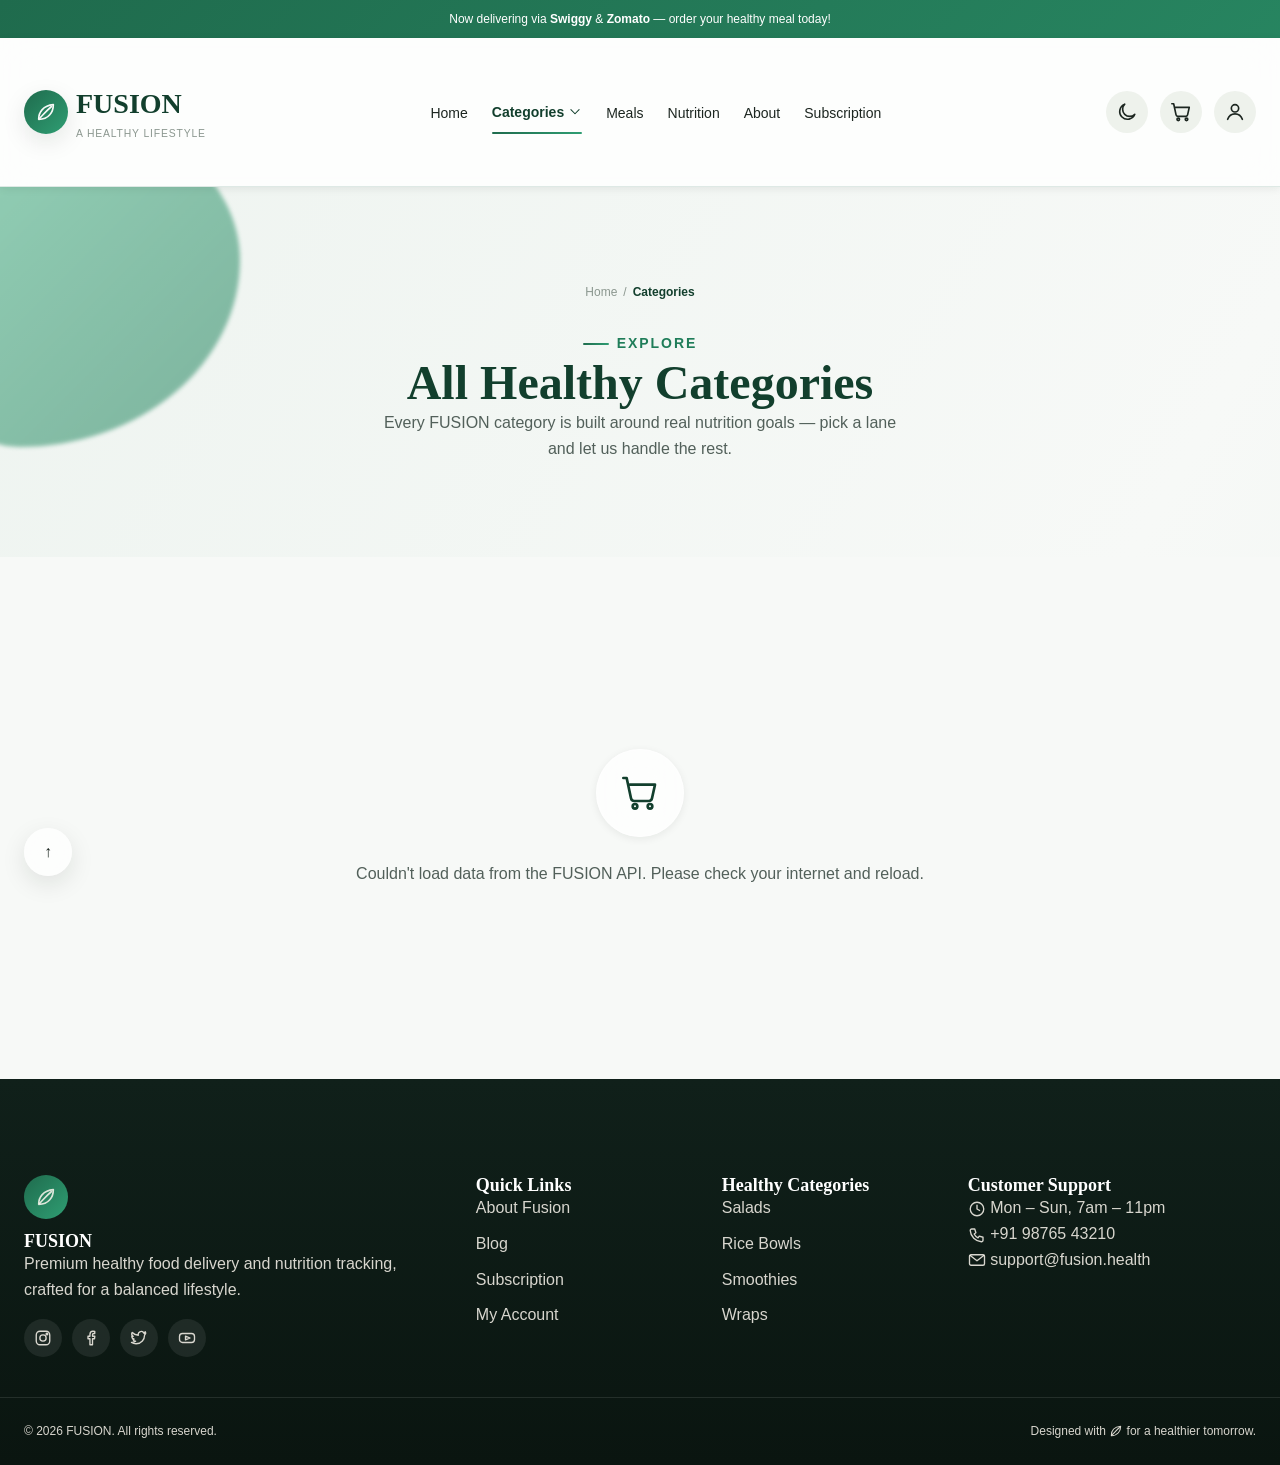
<file: categories.html>
<!DOCTYPE html>
<html lang="en">

<head>
    <meta charset="UTF-8">
    <meta name="viewport" content="width=device-width, initial-scale=1.0">
    <script>(function () { try { var t = localStorage.getItem("fusion_theme") || (matchMedia("(prefers-color-scheme: dark)").matches ? "dark" : "light"); document.documentElement.setAttribute("data-theme", t); } catch (e) { } })();</script>
    <title>Categories | FUSION — A Healthy Lifestyle</title>
    <meta name="description"
        content="Browse all FUSION healthy food categories: salads, rice bowls, sandwiches, wraps, pancakes, smoothies, healthy cakes and meal plans.">
    <link rel="stylesheet" href="style.css">
</head>

<body>
    <a class="skip-link" href="#main">Skip to main content</a>

    <div class="promo-bar">
        <svg class="icon promo-bar__truck" aria-hidden="true">
            <use href="images/icons/sprite.svg#icon-truck"></use>
        </svg>
        <span>Now delivering via <strong>Swiggy</strong> &amp; <strong>Zomato</strong> — order your healthy meal
            today!</span>
    </div>

    <header>
        <nav class="navbar" aria-label="Primary navigation">
            <div class="container navbar__inner">
                <a href="index.html" class="navbar__brand">
                    <span class="navbar__brand-mark" aria-hidden="true"><svg class="icon"
                            style="width:22px;height:22px;">
                            <use href="images/icons/sprite.svg#icon-leaf"></use>
                        </svg></span>
                    <span>FUSION<span class="navbar__brand-tagline">A Healthy Lifestyle</span></span>
                </a>
                <input type="checkbox" id="nav-toggle" class="navbar__toggle-input visually-hidden" aria-hidden="true">
                <label for="nav-toggle" class="navbar__toggle"
                    aria-label="Toggle navigation menu"><span></span><span></span><span></span></label>
                <ul class="navbar__menu" id="primary-menu">
                    <li><a href="index.html">Home</a></li>
                    <li class="navbar__dropdown">
                        <a href="categories.html" aria-current="page">Categories <svg
                                class="icon navbar__dropdown__chevron">
                                <use href="images/icons/sprite.svg#icon-chevron-down"></use>
                            </svg></a>
                        <div class="navbar__dropdown__panel navbar__mega-menu">
                            <div class="navbar__mega-menu__inner">
                                <div class="navbar__dropdown__col">
                                    <h4>Fresh &amp; Light</h4>
                                    <a href="products.html?category=healthy-salads">Healthy Salads</a>
                                    <a href="products.html?category=veg-rice-bowls">Veg Rice Bowls</a>
                                    <a href="products.html?category=non-veg-rice-bowls">Non-Veg Rice Bowls</a>
                                </div>
                                <div class="navbar__dropdown__col">
                                    <h4>Bread &amp; Wraps</h4>
                                    <a href="products.html?category=sandwiches">Sandwiches</a>
                                    <a href="products.html?category=wraps">Wraps</a>
                                </div>
                                <div class="navbar__dropdown__col">
                                    <h4>Sweet &amp; Drinks</h4>
                                    <a href="products.html?category=pancakes">Pancakes</a>
                                    <a href="products.html?category=smoothies">Smoothies</a>
                                    <a href="products.html?category=healthy-cakes">Healthy Cakes</a>
                                </div>
                                <div class="navbar__dropdown__col">
                                    <h4>Meal Plans</h4>
                                    <a href="subscription.html">Weekly Plans</a>
                                    <a href="subscription.html">Monthly Plans</a>
                                </div>
                                <a href="categories.html" class="navbar__dropdown__viewall">View All Categories
                                    &rarr;</a>
                            </div>
                        </div>
                    </li>
                    <li><a href="products.html">Meals</a></li>
                    <li><a href="nutrition.html">Nutrition</a></li>
                    <li><a href="about.html">About</a></li>
                    <li><a href="subscription.html">Subscription</a></li>
                </ul>
                <div class="navbar__actions">
                    <button type="button" class="navbar__icon-btn theme-toggle" id="theme-toggle" aria-pressed="false"
                        aria-label="Switch to dark mode"><svg class="icon icon--moon">
                            <use href="images/icons/sprite.svg#icon-moon"></use>
                        </svg><svg class="icon icon--sun">
                            <use href="images/icons/sprite.svg#icon-sun"></use>
                        </svg></button>
                    <a href="cart.html" class="navbar__icon-btn" id="cart-icon" aria-label="View cart"><svg
                            class="icon">
                            <use href="images/icons/sprite.svg#icon-cart"></use>
                        </svg><span class="navbar__badge" data-cart-count>0</span></a>
                    <div class="navbar__dropdown navbar__dropdown--account">
                        <a href="login.html" class="navbar__icon-btn" id="account-icon"
                            aria-label="Account / Login"><svg class="icon">
                                <use href="images/icons/sprite.svg#icon-user"></use>
                            </svg></a>
                        <div class="navbar__dropdown__panel">
                            <a href="login.html"><svg class="icon icon--sm">
                                    <use href="images/icons/sprite.svg#icon-user"></use>
                                </svg> Login</a>
                            <a href="signup.html"><svg class="icon icon--sm">
                                    <use href="images/icons/sprite.svg#icon-user"></use>
                                </svg> Sign Up</a>
                        </div>
                    </div>
                </div>
            </div>
        </nav>
    </header>

    <main id="main">
        <section class="hero section--tight" aria-labelledby="page-heading">
            <div class="organic-shape organic-shape--blob-1" aria-hidden="true"></div>
            <div class="container text-center anim-fade-up" style="position:relative;z-index:1;">
                <nav class="breadcrumb" aria-label="Breadcrumb" style="justify-content:center;">
                    <a href="index.html">Home</a><span>/</span><span aria-current="page">Categories</span>
                </nav>
                <p class="eyebrow">Explore</p>
                <h1 id="page-heading">All Healthy Categories</h1>
                <p style="max-width:60ch;margin-inline:auto;">Every FUSION category is built around real nutrition goals
                    — pick a lane and let us handle the rest.</p>
            </div>
        </section>

        <section aria-label="Category listing">
            <div class="container">
                <div class="grid grid--4 reveal-stagger" id="category-grid" aria-live="polite">
                    <p class="text-center" style="grid-column:1/-1;">Loading categories…</p>
                </div>
            </div>
        </section>
    </main>

    <footer class="footer">
        <div class="container footer__grid">
            <div>
                <span class="footer__brand-mark" aria-hidden="true"><svg class="icon" style="color:#fff;">
                        <use href="images/icons/sprite.svg#icon-leaf"></use>
                    </svg></span>
                <h4>FUSION</h4>
                <p>Premium healthy food delivery and nutrition tracking, crafted for a balanced lifestyle.</p>
                <div class="footer__socials">
                    <a href="#" aria-label="FUSION on Instagram"><svg class="icon icon--sm">
                            <use href="images/icons/sprite.svg#icon-instagram"></use>
                        </svg></a>
                    <a href="#" aria-label="FUSION on Facebook"><svg class="icon icon--sm">
                            <use href="images/icons/sprite.svg#icon-facebook"></use>
                        </svg></a>
                    <a href="#" aria-label="FUSION on Twitter"><svg class="icon icon--sm">
                            <use href="images/icons/sprite.svg#icon-twitter"></use>
                        </svg></a>
                    <a href="#" aria-label="FUSION on YouTube"><svg class="icon icon--sm">
                            <use href="images/icons/sprite.svg#icon-youtube"></use>
                        </svg></a>
                </div>
            </div>
            <div>
                <h4>Quick Links</h4>
                <ul class="footer__links">
                    <li><a href="about.html">About Fusion</a></li>
                    <li><a href="about.html#journal">Blog</a></li>
                    <li><a href="subscription.html">Subscription</a></li>
                    <li><a href="profile.html">My Account</a></li>
                </ul>
            </div>
            <div>
                <h4>Healthy Categories</h4>
                <ul class="footer__links">
                    <li><a href="categories.html">Salads</a></li>
                    <li><a href="categories.html">Rice Bowls</a></li>
                    <li><a href="categories.html">Smoothies</a></li>
                    <li><a href="categories.html">Wraps</a></li>
                </ul>
            </div>
            <div>
                <h4>Customer Support</h4>
                <p><svg class="icon icon--sm">
                        <use href="images/icons/sprite.svg#icon-clock"></use>
                    </svg> Mon &ndash; Sun, 7am &ndash; 11pm</p>
                <p><svg class="icon icon--sm">
                        <use href="images/icons/sprite.svg#icon-phone"></use>
                    </svg> +91 98765 43210</p>
                <p><svg class="icon icon--sm">
                        <use href="images/icons/sprite.svg#icon-envelope"></use>
                    </svg> support@fusion.health</p>
            </div>
        </div>
        <div class="container footer__bottom">
            <p>&copy; 2026 FUSION. All rights reserved.</p>
            <p>Designed with <svg class="icon icon--xs" style="color:var(--color-secondary);">
                    <use href="images/icons/sprite.svg#icon-leaf"></use>
                </svg> for a healthier tomorrow.</p>
        </div>
    </footer>

    <a href="#main" class="back-to-top" aria-label="Back to top">↑</a>

    <script src="./app.js" defer></script>

</body>

</html>
</file>
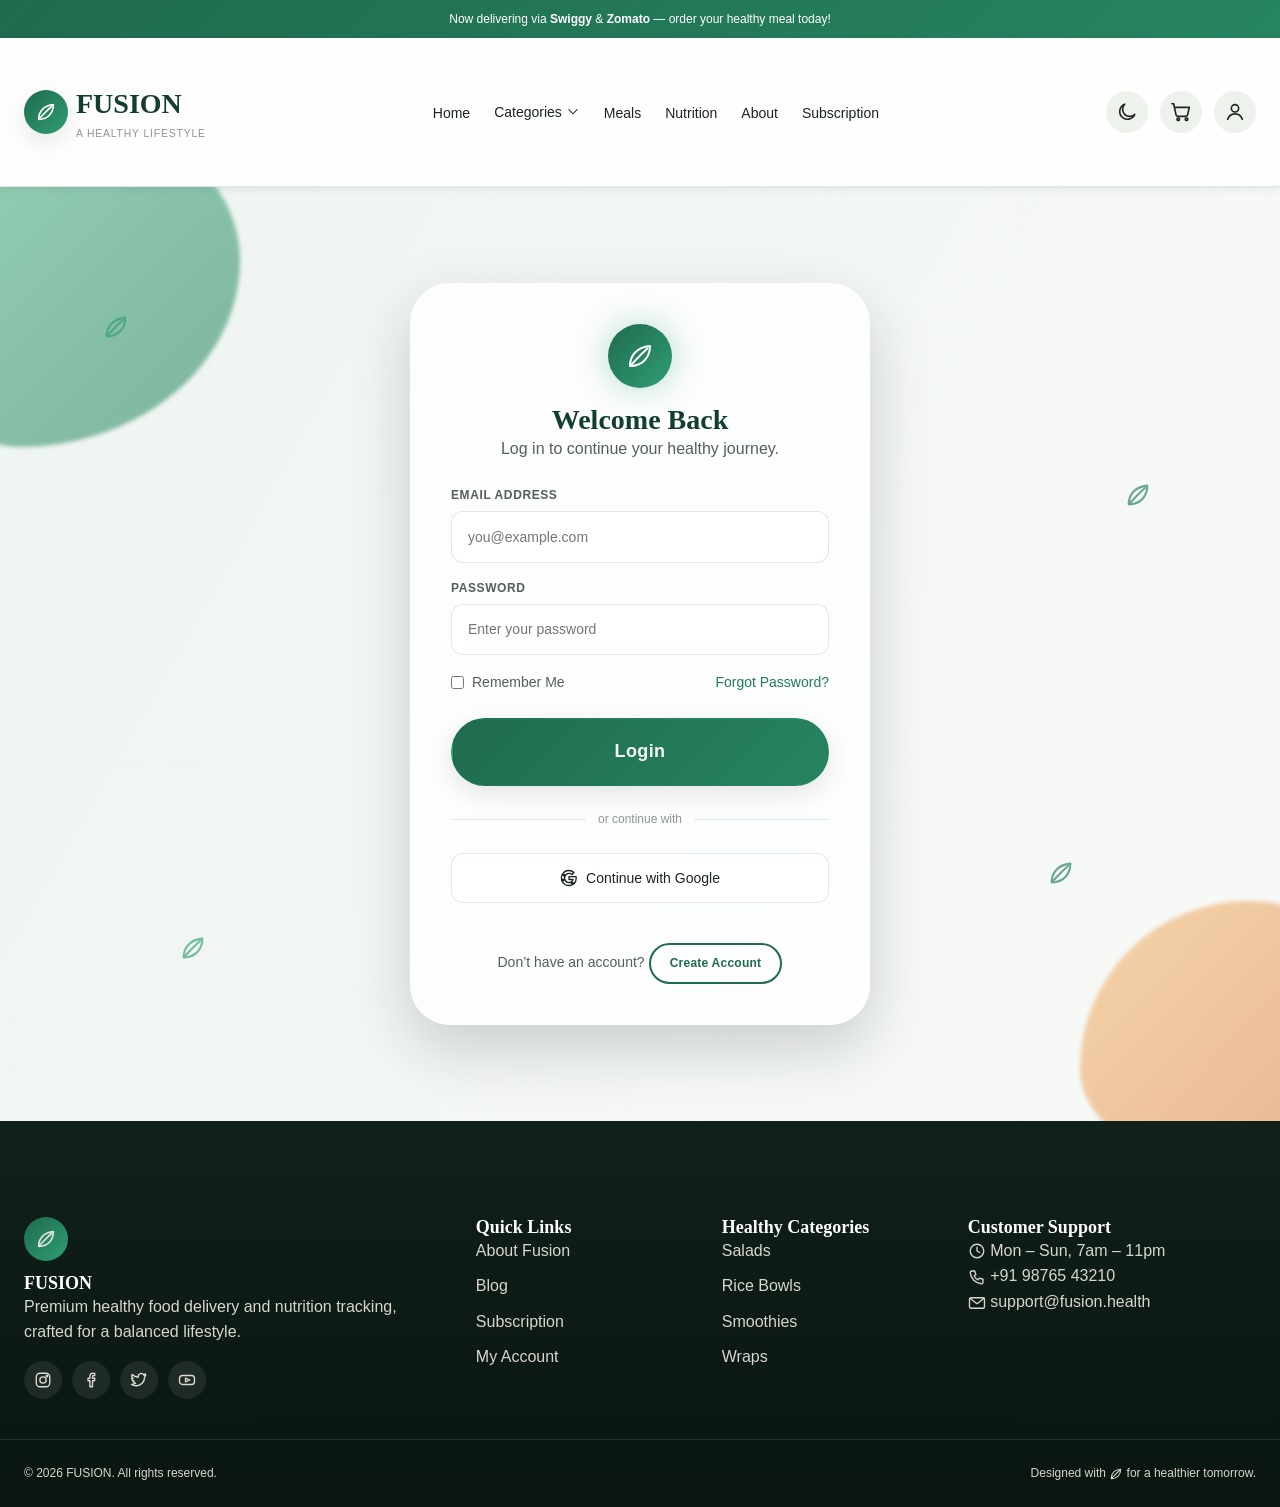
<file: login.html>
<!DOCTYPE html>
<html lang="en">

<head>
    <meta charset="UTF-8">
    <meta name="viewport" content="width=device-width, initial-scale=1.0">
    <script>(function () { try { var t = localStorage.getItem("fusion_theme") || (matchMedia("(prefers-color-scheme: dark)").matches ? "dark" : "light"); document.documentElement.setAttribute("data-theme", t); } catch (e) { } })();</script>
    <title>Login | FUSION — A Healthy Lifestyle</title>
    <meta name="description"
        content="Log in to your FUSION account to track orders, manage your subscription and view your nutrition history.">
    <link rel="stylesheet" href="style.css">
</head>

<body>
    <a class="skip-link" href="#main">Skip to main content</a>

    <div class="promo-bar">
        <svg class="icon promo-bar__truck" aria-hidden="true">
            <use href="images/icons/sprite.svg#icon-truck"></use>
        </svg>
        <span>Now delivering via <strong>Swiggy</strong> &amp; <strong>Zomato</strong> — order your healthy meal
            today!</span>
    </div>

    <header>
        <nav class="navbar" aria-label="Primary navigation">
            <div class="container navbar__inner">
                <a href="index.html" class="navbar__brand">
                    <span class="navbar__brand-mark" aria-hidden="true"><svg class="icon"
                            style="width:22px;height:22px;">
                            <use href="images/icons/sprite.svg#icon-leaf"></use>
                        </svg></span>
                    <span>FUSION<span class="navbar__brand-tagline">A Healthy Lifestyle</span></span>
                </a>
                <input type="checkbox" id="nav-toggle" class="navbar__toggle-input visually-hidden" aria-hidden="true">
                <label for="nav-toggle" class="navbar__toggle"
                    aria-label="Toggle navigation menu"><span></span><span></span><span></span></label>
                <ul class="navbar__menu" id="primary-menu">
                    <li><a href="index.html">Home</a></li>
                    <li class="navbar__dropdown">
                        <a href="categories.html">Categories <svg class="icon navbar__dropdown__chevron">
                                <use href="images/icons/sprite.svg#icon-chevron-down"></use>
                            </svg></a>
                        <div class="navbar__dropdown__panel navbar__mega-menu">
                            <div class="navbar__mega-menu__inner">
                                <div class="navbar__dropdown__col">
                                    <h4>Fresh &amp; Light</h4>
                                    <a href="products.html?category=healthy-salads">Healthy Salads</a>
                                    <a href="products.html?category=veg-rice-bowls">Veg Rice Bowls</a>
                                    <a href="products.html?category=non-veg-rice-bowls">Non-Veg Rice Bowls</a>
                                </div>
                                <div class="navbar__dropdown__col">
                                    <h4>Bread &amp; Wraps</h4>
                                    <a href="products.html?category=sandwiches">Sandwiches</a>
                                    <a href="products.html?category=wraps">Wraps</a>
                                </div>
                                <div class="navbar__dropdown__col">
                                    <h4>Sweet &amp; Drinks</h4>
                                    <a href="products.html?category=pancakes">Pancakes</a>
                                    <a href="products.html?category=smoothies">Smoothies</a>
                                    <a href="products.html?category=healthy-cakes">Healthy Cakes</a>
                                </div>
                                <div class="navbar__dropdown__col">
                                    <h4>Meal Plans</h4>
                                    <a href="subscription.html">Weekly Plans</a>
                                    <a href="subscription.html">Monthly Plans</a>
                                </div>
                                <a href="categories.html" class="navbar__dropdown__viewall">View All Categories
                                    &rarr;</a>
                            </div>
                        </div>
                    </li>
                    <li><a href="products.html">Meals</a></li>
                    <li><a href="nutrition.html">Nutrition</a></li>
                    <li><a href="about.html">About</a></li>
                    <li><a href="subscription.html">Subscription</a></li>
                </ul>
                <div class="navbar__actions">
                    <button type="button" class="navbar__icon-btn theme-toggle" id="theme-toggle" aria-pressed="false"
                        aria-label="Switch to dark mode"><svg class="icon icon--moon">
                            <use href="images/icons/sprite.svg#icon-moon"></use>
                        </svg><svg class="icon icon--sun">
                            <use href="images/icons/sprite.svg#icon-sun"></use>
                        </svg></button>
                    <a href="cart.html" class="navbar__icon-btn" id="cart-icon" aria-label="View cart"><svg
                            class="icon">
                            <use href="images/icons/sprite.svg#icon-cart"></use>
                        </svg><span class="navbar__badge" data-cart-count>0</span></a>
                    <div class="navbar__dropdown navbar__dropdown--account">
                        <a href="login.html" class="navbar__icon-btn" id="account-icon" aria-label="Account / Login"
                            aria-current="page"><svg class="icon">
                                <use href="images/icons/sprite.svg#icon-user"></use>
                            </svg></a>
                        <div class="navbar__dropdown__panel">
                            <a href="login.html"><svg class="icon icon--sm">
                                    <use href="images/icons/sprite.svg#icon-user"></use>
                                </svg> Login</a>
                            <a href="signup.html"><svg class="icon icon--sm">
                                    <use href="images/icons/sprite.svg#icon-user"></use>
                                </svg> Sign Up</a>
                        </div>
                    </div>
                </div>
            </div>
        </nav>
    </header>

    <main id="main">
        <section class="hero" style="min-height:calc(100vh - var(--header-height));display:flex;align-items:center;"
            aria-labelledby="login-heading">
            <div class="organic-shape organic-shape--blob-1" aria-hidden="true"></div>
            <div class="organic-shape organic-shape--blob-2" aria-hidden="true"></div>
            <span class="floating-icon anim-float" style="top:12%;left:8%;color:var(--color-secondary);"
                aria-hidden="true"><svg class="icon icon--lg">
                    <use href="images/icons/sprite.svg#icon-leaf-small"></use>
                </svg></span>
            <span class="floating-icon anim-float" style="top:30%;right:10%;color:var(--color-secondary-dark);"
                aria-hidden="true"><svg class="icon icon--lg">
                    <use href="images/icons/sprite.svg#icon-leaf-small"></use>
                </svg></span>
            <span class="floating-icon anim-float" style="bottom:16%;left:14%;color:var(--color-secondary);"
                aria-hidden="true"><svg class="icon icon--lg">
                    <use href="images/icons/sprite.svg#icon-leaf-small"></use>
                </svg></span>
            <span class="floating-icon anim-float" style="bottom:24%;right:16%;color:var(--color-secondary-dark);"
                aria-hidden="true"><svg class="icon icon--lg">
                    <use href="images/icons/sprite.svg#icon-leaf-small"></use>
                </svg></span>

            <div class="container" style="position:relative;z-index:1;">
                <div class="form-panel anim-zoom-in">
                    <div class="text-center mb-md">
                        <span class="icon-badge" style="margin-inline:auto;"><svg class="icon">
                                <use href="images/icons/sprite.svg#icon-leaf"></use>
                            </svg></span>
                        <h1 id="login-heading" class="mt-sm" style="font-size:var(--fs-xl);">Welcome Back</h1>
                        <p>Log in to continue your healthy journey.</p>
                    </div>

                    <form id="login-form" action="#" method="post" novalidate>
                        <div class="form-field">
                            <label for="login-email">Email Address</label>
                            <input type="email" id="login-email" name="email" placeholder="you@example.com" required
                                autocomplete="email">
                        </div>
                        <div class="form-field">
                            <label for="login-password">Password</label>
                            <input type="password" id="login-password" name="password" placeholder="Enter your password"
                                required autocomplete="current-password" minlength="8">
                        </div>
                        <div class="flex flex--between mb-md" style="flex-wrap:wrap;gap:8px;">
                            <label class="form-check">
                                <input type="checkbox" id="remember-me" name="remember-me">
                                Remember Me
                            </label>
                            <a href="#" id="forgot-password"
                                style="font-size:var(--fs-sm);color:var(--color-secondary-dark);">Forgot Password?</a>
                        </div>
                        <button type="submit" class="btn btn--primary btn--block btn--lg"
                            id="login-submit">Login</button>
                    </form>

                    <div class="form-divider">or continue with</div>

                    <button type="button" class="social-btn" id="google-login" data-action="google-login">
                        <svg class="icon icon--sm">
                            <use href="images/icons/sprite.svg#icon-google"></use>
                        </svg> Continue with Google
                    </button>

                    <p class="text-center mt-md" style="font-size:var(--fs-sm);">
                        Don&rsquo;t have an account?
                        <a href="signup.html" class="btn btn--outline btn--sm mt-sm" style="display:inline-flex;">Create
                            Account</a>
                    </p>
                </div>
            </div>
        </section>
    </main>

    <footer class="footer">
        <div class="container footer__grid">
            <div>
                <span class="footer__brand-mark" aria-hidden="true"><svg class="icon" style="color:#fff;">
                        <use href="images/icons/sprite.svg#icon-leaf"></use>
                    </svg></span>
                <h4>FUSION</h4>
                <p>Premium healthy food delivery and nutrition tracking, crafted for a balanced lifestyle.</p>
                <div class="footer__socials">
                    <a href="#" aria-label="FUSION on Instagram"><svg class="icon icon--sm">
                            <use href="images/icons/sprite.svg#icon-instagram"></use>
                        </svg></a>
                    <a href="#" aria-label="FUSION on Facebook"><svg class="icon icon--sm">
                            <use href="images/icons/sprite.svg#icon-facebook"></use>
                        </svg></a>
                    <a href="#" aria-label="FUSION on Twitter"><svg class="icon icon--sm">
                            <use href="images/icons/sprite.svg#icon-twitter"></use>
                        </svg></a>
                    <a href="#" aria-label="FUSION on YouTube"><svg class="icon icon--sm">
                            <use href="images/icons/sprite.svg#icon-youtube"></use>
                        </svg></a>
                </div>
            </div>
            <div>
                <h4>Quick Links</h4>
                <ul class="footer__links">
                    <li><a href="about.html">About Fusion</a></li>
                    <li><a href="about.html#journal">Blog</a></li>
                    <li><a href="subscription.html">Subscription</a></li>
                    <li><a href="profile.html">My Account</a></li>
                </ul>
            </div>
            <div>
                <h4>Healthy Categories</h4>
                <ul class="footer__links">
                    <li><a href="categories.html">Salads</a></li>
                    <li><a href="categories.html">Rice Bowls</a></li>
                    <li><a href="categories.html">Smoothies</a></li>
                    <li><a href="categories.html">Wraps</a></li>
                </ul>
            </div>
            <div>
                <h4>Customer Support</h4>
                <p><svg class="icon icon--sm">
                        <use href="images/icons/sprite.svg#icon-clock"></use>
                    </svg> Mon &ndash; Sun, 7am &ndash; 11pm</p>
                <p><svg class="icon icon--sm">
                        <use href="images/icons/sprite.svg#icon-phone"></use>
                    </svg> +91 98765 43210</p>
                <p><svg class="icon icon--sm">
                        <use href="images/icons/sprite.svg#icon-envelope"></use>
                    </svg> support@fusion.health</p>
            </div>
        </div>
        <div class="container footer__bottom">
            <p>&copy; 2026 FUSION. All rights reserved.</p>
            <p>Designed with <svg class="icon icon--xs" style="color:var(--color-secondary);">
                    <use href="images/icons/sprite.svg#icon-leaf"></use>
                </svg> for a healthier tomorrow.</p>
        </div>
    </footer>

    <script src="./app.js" defer></script>

</body>

</html>
</file>
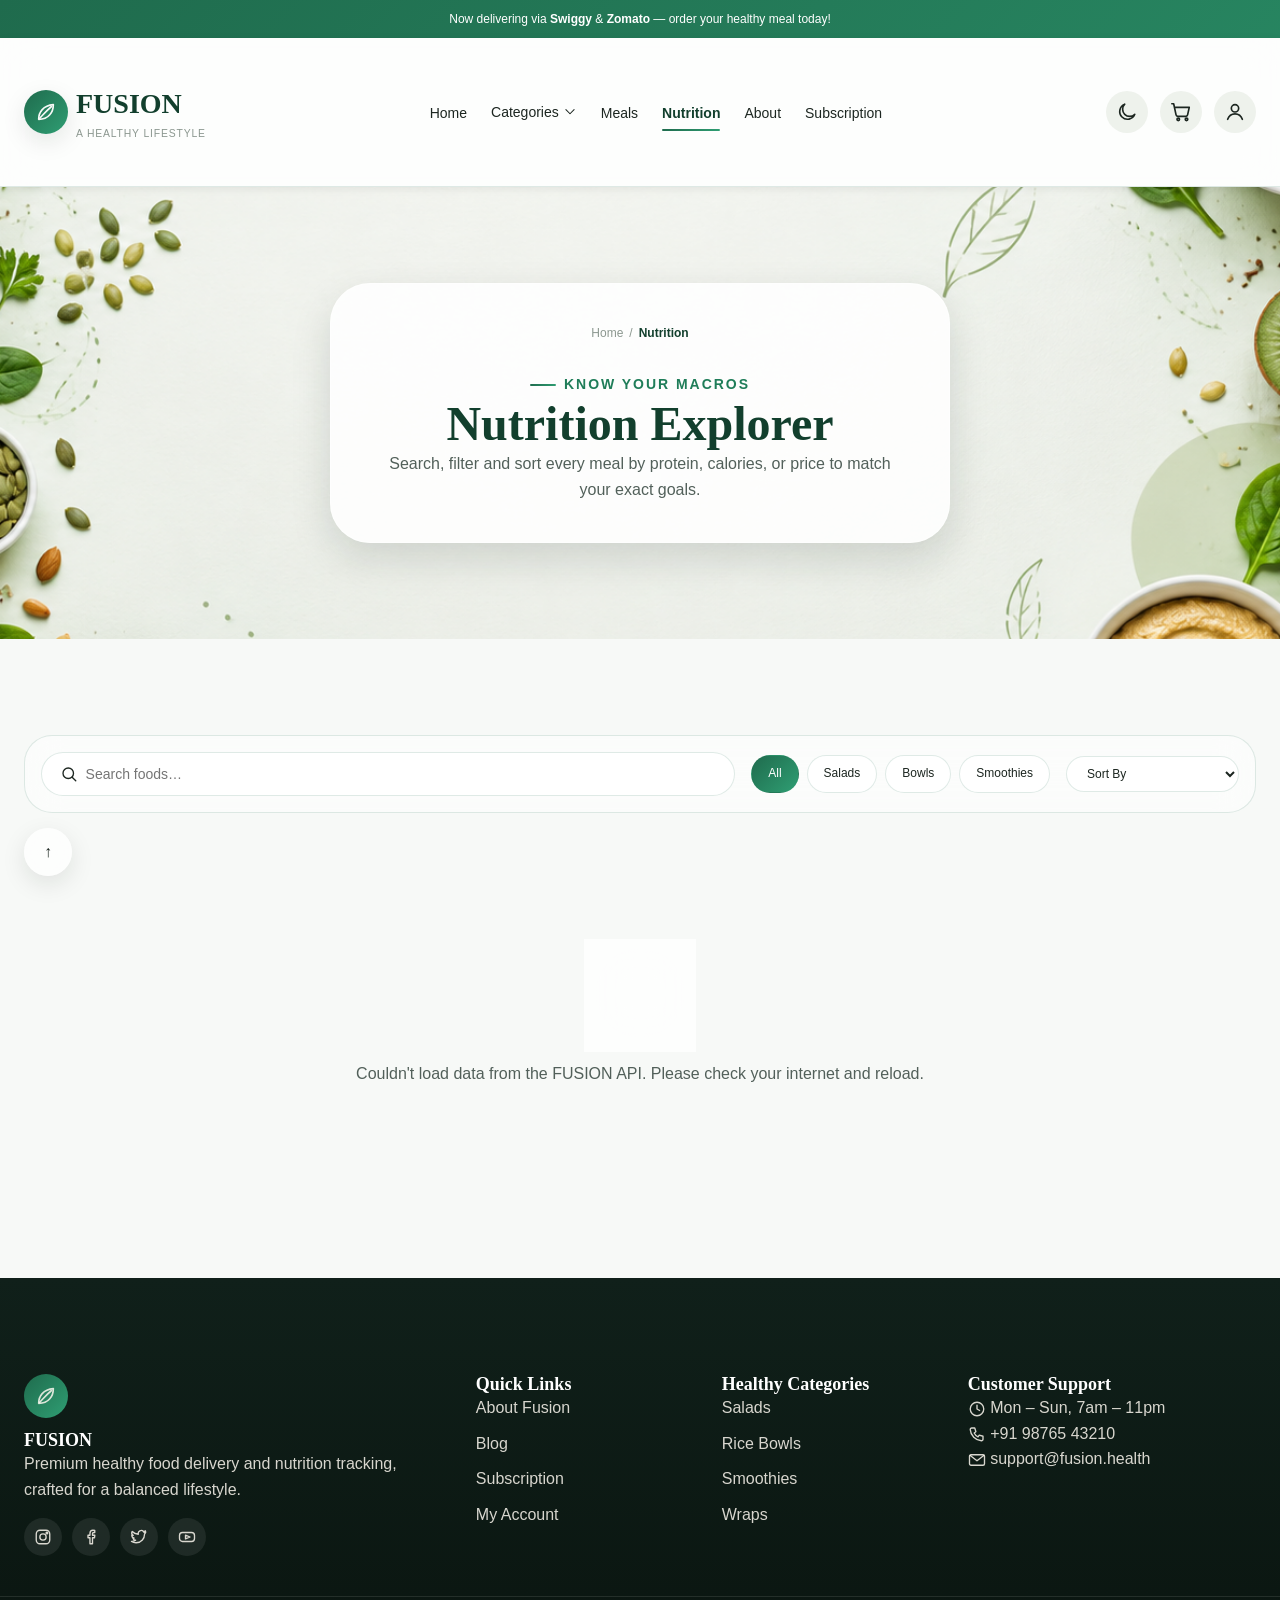
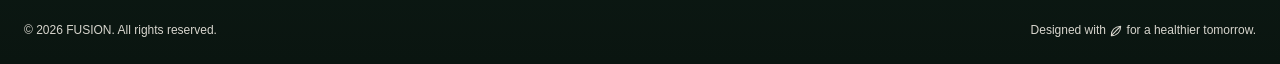
<file: nutrition.html>
<!DOCTYPE html>
<html lang="en">

<head>
    <meta charset="UTF-8">
    <meta name="viewport" content="width=device-width, initial-scale=1.0">
    <script>(function () { try { var t = localStorage.getItem("fusion_theme") || (matchMedia("(prefers-color-scheme: dark)").matches ? "dark" : "light"); document.documentElement.setAttribute("data-theme", t); } catch (e) { } })();</script>
    <title>Nutrition | FUSION — A Healthy Lifestyle</title>
    <meta name="description"
        content="Explore full nutrition breakdowns for every FUSION meal — protein, carbs, fat, fiber, sugar and calories, with search, filter and sort tools.">
    <link rel="stylesheet" href="style.css">
</head>

<body>
    <a class="skip-link" href="#main">Skip to main content</a>

    <div class="promo-bar">
        <svg class="icon promo-bar__truck" aria-hidden="true">
            <use href="images/icons/sprite.svg#icon-truck"></use>
        </svg>
        <span>Now delivering via <strong>Swiggy</strong> &amp; <strong>Zomato</strong> — order your healthy meal
            today!</span>
    </div>

    <header>
        <nav class="navbar" aria-label="Primary navigation">
            <div class="container navbar__inner">
                <a href="index.html" class="navbar__brand">
                    <span class="navbar__brand-mark" aria-hidden="true"><svg class="icon"
                            style="width:22px;height:22px;">
                            <use href="images/icons/sprite.svg#icon-leaf"></use>
                        </svg></span>
                    <span>FUSION<span class="navbar__brand-tagline">A Healthy Lifestyle</span></span>
                </a>
                <input type="checkbox" id="nav-toggle" class="navbar__toggle-input visually-hidden" aria-hidden="true">
                <label for="nav-toggle" class="navbar__toggle"
                    aria-label="Toggle navigation menu"><span></span><span></span><span></span></label>
                <ul class="navbar__menu" id="primary-menu">
                    <li><a href="index.html">Home</a></li>
                    <li class="navbar__dropdown">
                        <a href="categories.html">Categories <svg class="icon navbar__dropdown__chevron">
                                <use href="images/icons/sprite.svg#icon-chevron-down"></use>
                            </svg></a>
                        <div class="navbar__dropdown__panel navbar__mega-menu">
                            <div class="navbar__mega-menu__inner">
                                <div class="navbar__dropdown__col">
                                    <h4>Fresh &amp; Light</h4>
                                    <a href="products.html?category=healthy-salads">Healthy Salads</a>
                                    <a href="products.html?category=veg-rice-bowls">Veg Rice Bowls</a>
                                    <a href="products.html?category=non-veg-rice-bowls">Non-Veg Rice Bowls</a>
                                </div>
                                <div class="navbar__dropdown__col">
                                    <h4>Bread &amp; Wraps</h4>
                                    <a href="products.html?category=sandwiches">Sandwiches</a>
                                    <a href="products.html?category=wraps">Wraps</a>
                                </div>
                                <div class="navbar__dropdown__col">
                                    <h4>Sweet &amp; Drinks</h4>
                                    <a href="products.html?category=pancakes">Pancakes</a>
                                    <a href="products.html?category=smoothies">Smoothies</a>
                                    <a href="products.html?category=healthy-cakes">Healthy Cakes</a>
                                </div>
                                <div class="navbar__dropdown__col">
                                    <h4>Meal Plans</h4>
                                    <a href="subscription.html">Weekly Plans</a>
                                    <a href="subscription.html">Monthly Plans</a>
                                </div>
                                <a href="categories.html" class="navbar__dropdown__viewall">View All Categories
                                    &rarr;</a>
                            </div>
                        </div>
                    </li>
                    <li><a href="products.html">Meals</a></li>
                    <li><a href="nutrition.html" aria-current="page">Nutrition</a></li>
                    <li><a href="about.html">About</a></li>
                    <li><a href="subscription.html">Subscription</a></li>
                </ul>
                <div class="navbar__actions">
                    <button type="button" class="navbar__icon-btn theme-toggle" id="theme-toggle" aria-pressed="false"
                        aria-label="Switch to dark mode"><svg class="icon icon--moon">
                            <use href="images/icons/sprite.svg#icon-moon"></use>
                        </svg><svg class="icon icon--sun">
                            <use href="images/icons/sprite.svg#icon-sun"></use>
                        </svg></button>
                    <a href="cart.html" class="navbar__icon-btn" id="cart-icon" aria-label="View cart"><svg
                            class="icon">
                            <use href="images/icons/sprite.svg#icon-cart"></use>
                        </svg><span class="navbar__badge" data-cart-count>0</span></a>
                    <div class="navbar__dropdown navbar__dropdown--account">
                        <a href="login.html" class="navbar__icon-btn" id="account-icon"
                            aria-label="Account / Login"><svg class="icon">
                                <use href="images/icons/sprite.svg#icon-user"></use>
                            </svg></a>
                        <div class="navbar__dropdown__panel">
                            <a href="login.html"><svg class="icon icon--sm">
                                    <use href="images/icons/sprite.svg#icon-user"></use>
                                </svg> Login</a>
                            <a href="signup.html"><svg class="icon icon--sm">
                                    <use href="images/icons/sprite.svg#icon-user"></use>
                                </svg> Sign Up</a>
                        </div>
                    </div>
                </div>
            </div>
        </nav>
    </header>

    <main id="main">
        <section class="hero hero--banner section--tight" aria-labelledby="page-heading"
            style="background-image:url('images/nutritionbanner.png');">
            <div class="container anim-fade-up" style="position:relative;z-index:1;">
                <div class="hero__textcard text-center">
                    <nav class="breadcrumb" aria-label="Breadcrumb" style="justify-content:center;">
                        <a href="index.html">Home</a><span>/</span><span aria-current="page">Nutrition</span>
                    </nav>
                    <p class="eyebrow">Know Your Macros</p>
                    <h1 id="page-heading">Nutrition Explorer</h1>
                    <p style="max-width:60ch;margin-inline:auto;">Search, filter and sort every meal by protein,
                        calories, or price to match your exact goals.</p>
                </div>
            </div>
        </section>

        <section aria-label="Nutrition filters and listing">
            <div class="container">

                <form class="toolbar" id="nutrition-toolbar" role="search" action="#" method="get">
                    <div class="search-box">
                        <svg class="icon icon--sm" aria-hidden="true">
                            <use href="images/icons/sprite.svg#icon-search"></use>
                        </svg>
                        <label for="nutrition-search" class="visually-hidden">Search by food name</label>
                        <input type="search" id="nutrition-search" name="q" placeholder="Search foods…"
                            autocomplete="off">
                    </div>
                    <div class="filter-group" id="nutrition-category-filter" role="group"
                        aria-label="Filter by category">
                        <button type="button" class="filter-chip" aria-pressed="true" data-filter="all">All</button>
                        <button type="button" class="filter-chip" data-filter="healthy-salads">Salads</button>
                        <button type="button" class="filter-chip" data-filter="veg-rice-bowls">Bowls</button>
                        <button type="button" class="filter-chip" data-filter="smoothies">Smoothies</button>
                    </div>
                    <label for="nutrition-sort" class="visually-hidden">Sort by</label>
                    <select id="nutrition-sort" name="sort" class="select-box">
                        <option value="default">Sort By</option>
                        <option value="protein">Protein (High to Low)</option>
                        <option value="calories">Calories (Low to High)</option>
                        <option value="price-low">Price</option>
                    </select>
                </form>

                <div class="grid grid--4" id="nutrition-grid" aria-live="polite">
                    <p class="text-center" style="grid-column:1/-1;">Loading nutrition data…</p>
                </div>
            </div>
        </section>
    </main>

    <footer class="footer">
        <div class="container footer__grid">
            <div>
                <span class="footer__brand-mark" aria-hidden="true"><svg class="icon" style="color:#fff;">
                        <use href="images/icons/sprite.svg#icon-leaf"></use>
                    </svg></span>
                <h4>FUSION</h4>
                <p>Premium healthy food delivery and nutrition tracking, crafted for a balanced lifestyle.</p>
                <div class="footer__socials">
                    <a href="#" aria-label="FUSION on Instagram"><svg class="icon icon--sm">
                            <use href="images/icons/sprite.svg#icon-instagram"></use>
                        </svg></a>
                    <a href="#" aria-label="FUSION on Facebook"><svg class="icon icon--sm">
                            <use href="images/icons/sprite.svg#icon-facebook"></use>
                        </svg></a>
                    <a href="#" aria-label="FUSION on Twitter"><svg class="icon icon--sm">
                            <use href="images/icons/sprite.svg#icon-twitter"></use>
                        </svg></a>
                    <a href="#" aria-label="FUSION on YouTube"><svg class="icon icon--sm">
                            <use href="images/icons/sprite.svg#icon-youtube"></use>
                        </svg></a>
                </div>
            </div>
            <div>
                <h4>Quick Links</h4>
                <ul class="footer__links">
                    <li><a href="about.html">About Fusion</a></li>
                    <li><a href="about.html#journal">Blog</a></li>
                    <li><a href="subscription.html">Subscription</a></li>
                    <li><a href="profile.html">My Account</a></li>
                </ul>
            </div>
            <div>
                <h4>Healthy Categories</h4>
                <ul class="footer__links">
                    <li><a href="categories.html">Salads</a></li>
                    <li><a href="categories.html">Rice Bowls</a></li>
                    <li><a href="categories.html">Smoothies</a></li>
                    <li><a href="categories.html">Wraps</a></li>
                </ul>
            </div>
            <div>
                <h4>Customer Support</h4>
                <p><svg class="icon icon--sm">
                        <use href="images/icons/sprite.svg#icon-clock"></use>
                    </svg> Mon &ndash; Sun, 7am &ndash; 11pm</p>
                <p><svg class="icon icon--sm">
                        <use href="images/icons/sprite.svg#icon-phone"></use>
                    </svg> +91 98765 43210</p>
                <p><svg class="icon icon--sm">
                        <use href="images/icons/sprite.svg#icon-envelope"></use>
                    </svg> support@fusion.health</p>
            </div>
        </div>
        <div class="container footer__bottom">
            <p>&copy; 2026 FUSION. All rights reserved.</p>
            <p>Designed with <svg class="icon icon--xs" style="color:var(--color-secondary);">
                    <use href="images/icons/sprite.svg#icon-leaf"></use>
                </svg> for a healthier tomorrow.</p>
        </div>
    </footer>

    <a href="#main" class="back-to-top" aria-label="Back to top">↑</a>

    <script src="./app.js" defer></script>

</body>

</html>
</file>
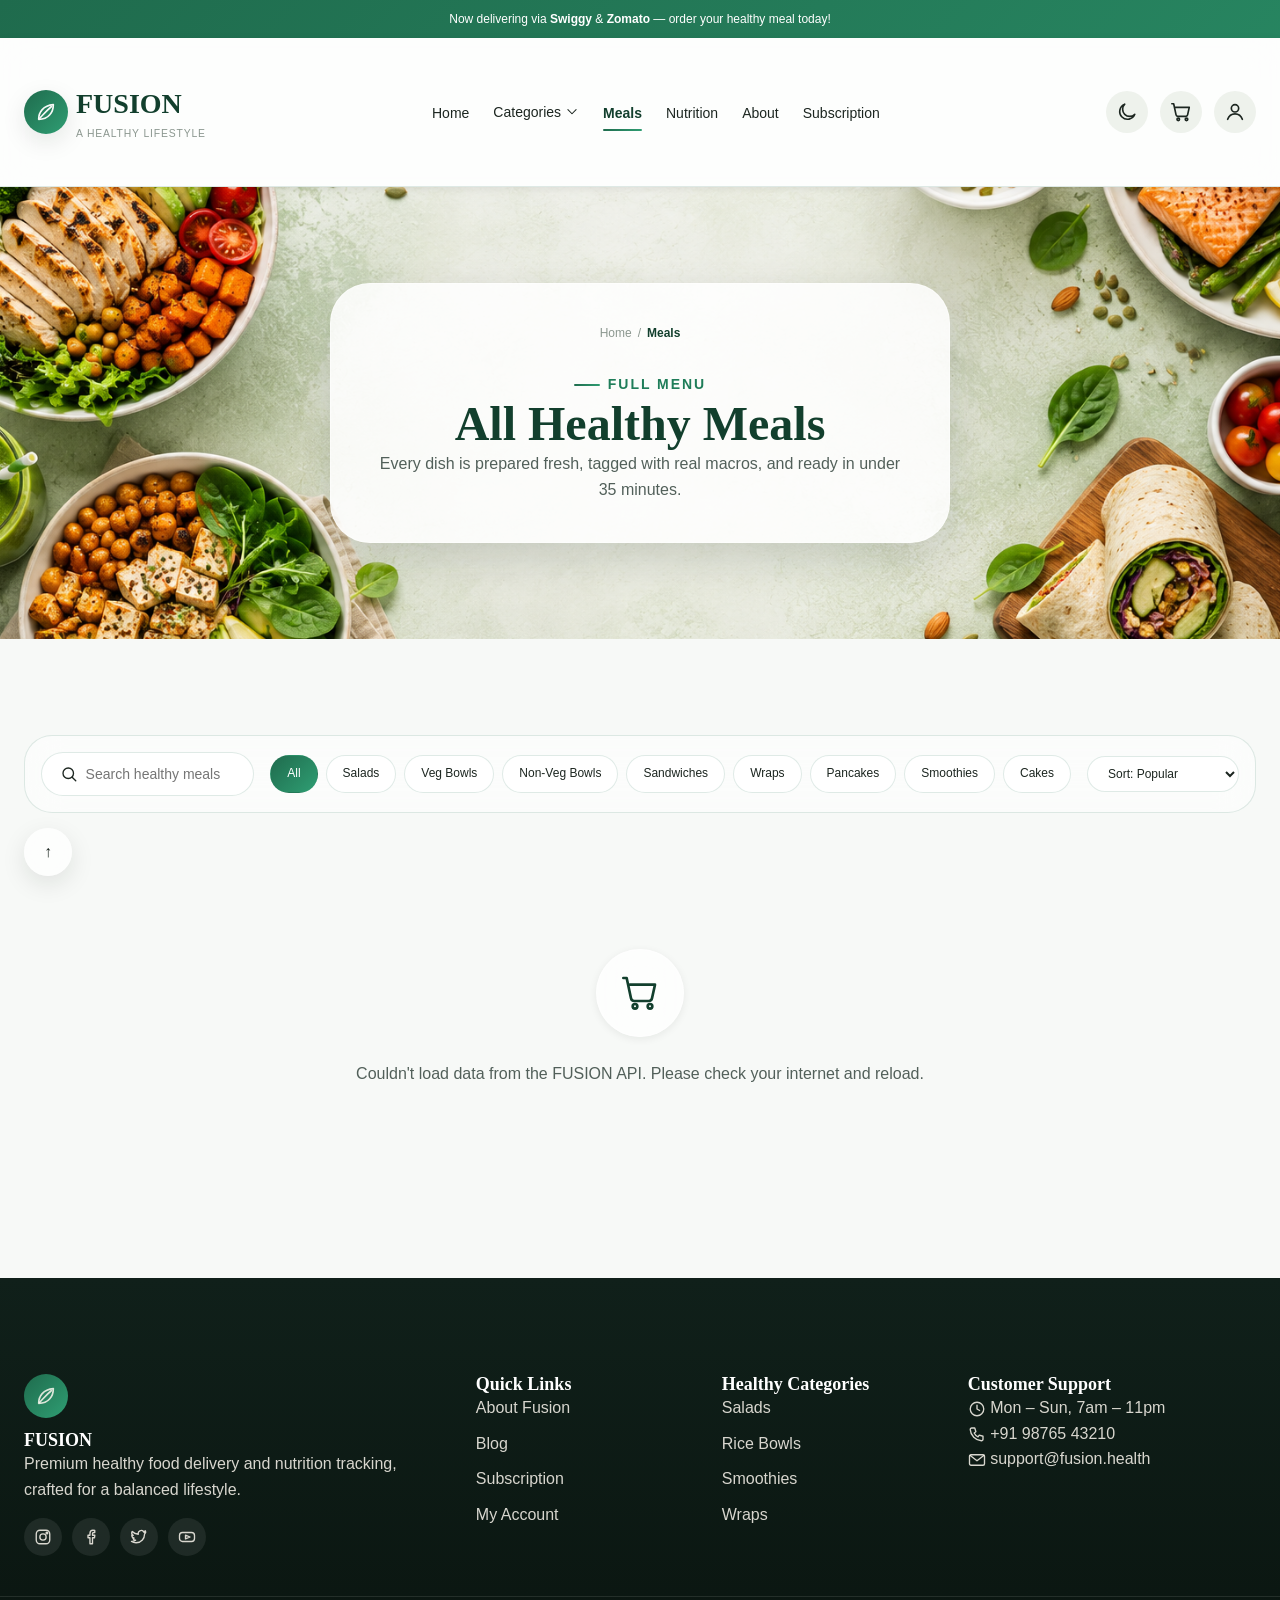
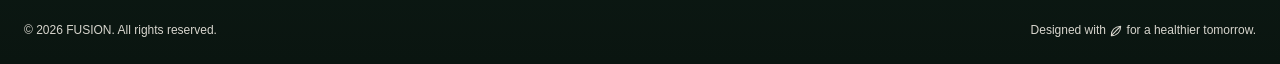
<file: products.html>
<!DOCTYPE html>
<html lang="en">

<head>
    <meta charset="UTF-8">
    <meta name="viewport" content="width=device-width, initial-scale=1.0">
    <script>(function () { try { var t = localStorage.getItem("fusion_theme") || (matchMedia("(prefers-color-scheme: dark)").matches ? "dark" : "light"); document.documentElement.setAttribute("data-theme", t); } catch (e) { } })();</script>
    <title>Meals | FUSION — A Healthy Lifestyle</title>
    <meta name="description"
        content="Shop every FUSION healthy meal — salads, bowls, wraps, smoothies and more — with full nutrition tags, ratings and delivery time.">
    <link rel="stylesheet" href="style.css">
</head>

<body>
    <a class="skip-link" href="#main">Skip to main content</a>

    <div class="promo-bar">
        <svg class="icon promo-bar__truck" aria-hidden="true">
            <use href="images/icons/sprite.svg#icon-truck"></use>
        </svg>
        <span>Now delivering via <strong>Swiggy</strong> &amp; <strong>Zomato</strong> — order your healthy meal
            today!</span>
    </div>

    <header>
        <nav class="navbar" aria-label="Primary navigation">
            <div class="container navbar__inner">
                <a href="index.html" class="navbar__brand">
                    <span class="navbar__brand-mark" aria-hidden="true"><svg class="icon"
                            style="width:22px;height:22px;">
                            <use href="images/icons/sprite.svg#icon-leaf"></use>
                        </svg></span>
                    <span>FUSION<span class="navbar__brand-tagline">A Healthy Lifestyle</span></span>
                </a>
                <input type="checkbox" id="nav-toggle" class="navbar__toggle-input visually-hidden" aria-hidden="true">
                <label for="nav-toggle" class="navbar__toggle"
                    aria-label="Toggle navigation menu"><span></span><span></span><span></span></label>
                <ul class="navbar__menu" id="primary-menu">
                    <li><a href="index.html">Home</a></li>
                    <li class="navbar__dropdown">
                        <a href="categories.html">Categories <svg class="icon navbar__dropdown__chevron">
                                <use href="images/icons/sprite.svg#icon-chevron-down"></use>
                            </svg></a>
                        <div class="navbar__dropdown__panel navbar__mega-menu">
                            <div class="navbar__mega-menu__inner">
                                <div class="navbar__dropdown__col">
                                    <h4>Fresh &amp; Light</h4>
                                    <a href="products.html?category=healthy-salads">Healthy Salads</a>
                                    <a href="products.html?category=veg-rice-bowls">Veg Rice Bowls</a>
                                    <a href="products.html?category=non-veg-rice-bowls">Non-Veg Rice Bowls</a>
                                </div>
                                <div class="navbar__dropdown__col">
                                    <h4>Bread &amp; Wraps</h4>
                                    <a href="products.html?category=sandwiches">Sandwiches</a>
                                    <a href="products.html?category=wraps">Wraps</a>
                                </div>
                                <div class="navbar__dropdown__col">
                                    <h4>Sweet &amp; Drinks</h4>
                                    <a href="products.html?category=pancakes">Pancakes</a>
                                    <a href="products.html?category=smoothies">Smoothies</a>
                                    <a href="products.html?category=healthy-cakes">Healthy Cakes</a>
                                </div>
                                <div class="navbar__dropdown__col">
                                    <h4>Meal Plans</h4>
                                    <a href="subscription.html">Weekly Plans</a>
                                    <a href="subscription.html">Monthly Plans</a>
                                </div>
                                <a href="categories.html" class="navbar__dropdown__viewall">View All Categories
                                    &rarr;</a>
                            </div>
                        </div>
                    </li>
                    <li><a href="products.html" aria-current="page">Meals</a></li>
                    <li><a href="nutrition.html">Nutrition</a></li>
                    <li><a href="about.html">About</a></li>
                    <li><a href="subscription.html">Subscription</a></li>
                </ul>
                <div class="navbar__actions">
                    <button type="button" class="navbar__icon-btn theme-toggle" id="theme-toggle" aria-pressed="false"
                        aria-label="Switch to dark mode"><svg class="icon icon--moon">
                            <use href="images/icons/sprite.svg#icon-moon"></use>
                        </svg><svg class="icon icon--sun">
                            <use href="images/icons/sprite.svg#icon-sun"></use>
                        </svg></button>
                    <a href="cart.html" class="navbar__icon-btn" id="cart-icon" aria-label="View cart"><svg
                            class="icon">
                            <use href="images/icons/sprite.svg#icon-cart"></use>
                        </svg><span class="navbar__badge" data-cart-count>0</span></a>
                    <div class="navbar__dropdown navbar__dropdown--account">
                        <a href="login.html" class="navbar__icon-btn" id="account-icon"
                            aria-label="Account / Login"><svg class="icon">
                                <use href="images/icons/sprite.svg#icon-user"></use>
                            </svg></a>
                        <div class="navbar__dropdown__panel">
                            <a href="login.html"><svg class="icon icon--sm">
                                    <use href="images/icons/sprite.svg#icon-user"></use>
                                </svg> Login</a>
                            <a href="signup.html"><svg class="icon icon--sm">
                                    <use href="images/icons/sprite.svg#icon-user"></use>
                                </svg> Sign Up</a>
                        </div>
                    </div>
                </div>
            </div>
        </nav>
    </header>

    <main id="main">
        <section class="hero hero--banner section--tight" aria-labelledby="page-heading"
            style="background-image:url('images/productsbanner.png');">
            <div class="container anim-fade-up" style="position:relative;z-index:1;">
                <div class="hero__textcard text-center">
                    <nav class="breadcrumb" aria-label="Breadcrumb" style="justify-content:center;">
                        <a href="index.html">Home</a><span>/</span><span aria-current="page">Meals</span>
                    </nav>
                    <p class="eyebrow">Full Menu</p>
                    <h1 id="page-heading">All Healthy Meals</h1>
                    <p style="max-width:60ch;margin-inline:auto;">Every dish is prepared fresh, tagged with real macros,
                        and ready in under 35 minutes.</p>
                </div>
            </div>
        </section>

        <section aria-label="Product filters and listing">
            <div class="container">

                <form class="toolbar" id="product-toolbar" role="search" action="#" method="get">
                    <div class="search-box">
                        <svg class="icon icon--sm" aria-hidden="true">
                            <use href="images/icons/sprite.svg#icon-search"></use>
                        </svg>
                        <label for="product-search" class="visually-hidden">Search products</label>
                        <input type="search" id="product-search" name="q" placeholder="Search healthy meals…"
                            autocomplete="off">
                    </div>
                    <div class="filter-group" id="category-filter" role="group" aria-label="Filter by category">
                        <button type="button" class="filter-chip" aria-pressed="true" data-filter="all">All</button>
                        <button type="button" class="filter-chip" data-filter="healthy-salads">Salads</button>
                        <button type="button" class="filter-chip" data-filter="veg-rice-bowls">Veg Bowls</button>
                        <button type="button" class="filter-chip" data-filter="non-veg-rice-bowls">Non-Veg
                            Bowls</button>
                        <button type="button" class="filter-chip" data-filter="sandwiches">Sandwiches</button>
                        <button type="button" class="filter-chip" data-filter="wraps">Wraps</button>
                        <button type="button" class="filter-chip" data-filter="pancakes">Pancakes</button>
                        <button type="button" class="filter-chip" data-filter="smoothies">Smoothies</button>
                        <button type="button" class="filter-chip" data-filter="healthy-cakes">Cakes</button>
                    </div>
                    <label for="sort-select" class="visually-hidden">Sort products</label>
                    <select id="sort-select" name="sort" class="select-box">
                        <option value="popular">Sort: Popular</option>
                        <option value="price-low">Price: Low to High</option>
                        <option value="price-high">Price: High to Low</option>
                        <option value="rating">Rating</option>
                    </select>
                </form>

                <div class="grid grid--4" id="product-grid" aria-live="polite">
                    <p class="text-center" style="grid-column:1/-1;">Loading healthy meals…</p>
                </div>
            </div>
        </section>
    </main>

    <footer class="footer">
        <div class="container footer__grid">
            <div>
                <span class="footer__brand-mark" aria-hidden="true"><svg class="icon" style="color:#fff;">
                        <use href="images/icons/sprite.svg#icon-leaf"></use>
                    </svg></span>
                <h4>FUSION</h4>
                <p>Premium healthy food delivery and nutrition tracking, crafted for a balanced lifestyle.</p>
                <div class="footer__socials">
                    <a href="#" aria-label="FUSION on Instagram"><svg class="icon icon--sm">
                            <use href="images/icons/sprite.svg#icon-instagram"></use>
                        </svg></a>
                    <a href="#" aria-label="FUSION on Facebook"><svg class="icon icon--sm">
                            <use href="images/icons/sprite.svg#icon-facebook"></use>
                        </svg></a>
                    <a href="#" aria-label="FUSION on Twitter"><svg class="icon icon--sm">
                            <use href="images/icons/sprite.svg#icon-twitter"></use>
                        </svg></a>
                    <a href="#" aria-label="FUSION on YouTube"><svg class="icon icon--sm">
                            <use href="images/icons/sprite.svg#icon-youtube"></use>
                        </svg></a>
                </div>
            </div>
            <div>
                <h4>Quick Links</h4>
                <ul class="footer__links">
                    <li><a href="about.html">About Fusion</a></li>
                    <li><a href="about.html#journal">Blog</a></li>
                    <li><a href="subscription.html">Subscription</a></li>
                    <li><a href="profile.html">My Account</a></li>
                </ul>
            </div>
            <div>
                <h4>Healthy Categories</h4>
                <ul class="footer__links">
                    <li><a href="categories.html">Salads</a></li>
                    <li><a href="categories.html">Rice Bowls</a></li>
                    <li><a href="categories.html">Smoothies</a></li>
                    <li><a href="categories.html">Wraps</a></li>
                </ul>
            </div>
            <div>
                <h4>Customer Support</h4>
                <p><svg class="icon icon--sm">
                        <use href="images/icons/sprite.svg#icon-clock"></use>
                    </svg> Mon &ndash; Sun, 7am &ndash; 11pm</p>
                <p><svg class="icon icon--sm">
                        <use href="images/icons/sprite.svg#icon-phone"></use>
                    </svg> +91 98765 43210</p>
                <p><svg class="icon icon--sm">
                        <use href="images/icons/sprite.svg#icon-envelope"></use>
                    </svg> support@fusion.health</p>
            </div>
        </div>
        <div class="container footer__bottom">
            <p>&copy; 2026 FUSION. All rights reserved.</p>
            <p>Designed with <svg class="icon icon--xs" style="color:var(--color-secondary);">
                    <use href="images/icons/sprite.svg#icon-leaf"></use>
                </svg> for a healthier tomorrow.</p>
        </div>
    </footer>

    <a href="#main" class="back-to-top" aria-label="Back to top">↑</a>

    <script src="./app.js" defer></script>
</body>

</html>
</file>
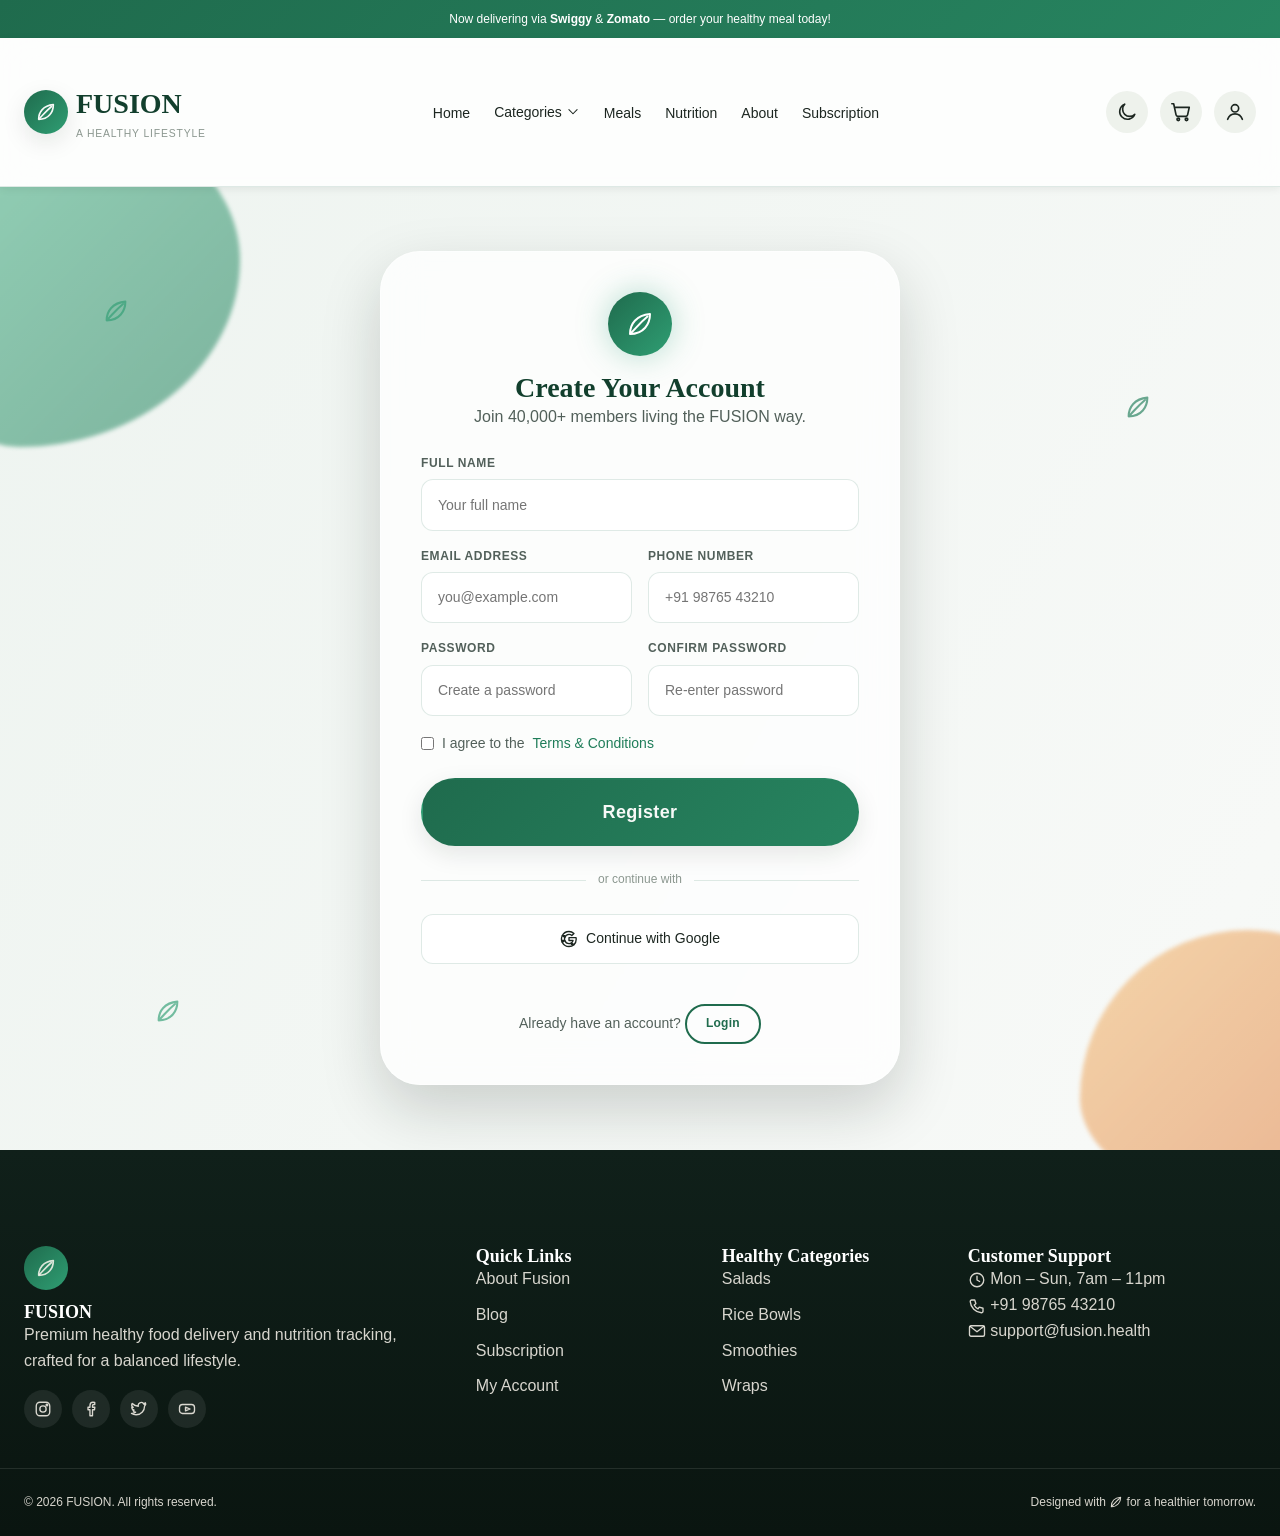
<file: signup.html>
<!DOCTYPE html>
<html lang="en">

<head>
    <meta charset="UTF-8">
    <meta name="viewport" content="width=device-width, initial-scale=1.0">
    <script>(function () { try { var t = localStorage.getItem("fusion_theme") || (matchMedia("(prefers-color-scheme: dark)").matches ? "dark" : "light"); document.documentElement.setAttribute("data-theme", t); } catch (e) { } })();</script>
    <title>Sign Up | FUSION — A Healthy Lifestyle</title>
    <meta name="description"
        content="Create your FUSION account to start ordering healthy meals and tracking your nutrition today.">
    <link rel="stylesheet" href="style.css">
</head>

<body>
    <a class="skip-link" href="#main">Skip to main content</a>

    <div class="promo-bar">
        <svg class="icon promo-bar__truck" aria-hidden="true">
            <use href="images/icons/sprite.svg#icon-truck"></use>
        </svg>
        <span>Now delivering via <strong>Swiggy</strong> &amp; <strong>Zomato</strong> — order your healthy meal
            today!</span>
    </div>

    <header>
        <nav class="navbar" aria-label="Primary navigation">
            <div class="container navbar__inner">
                <a href="index.html" class="navbar__brand">
                    <span class="navbar__brand-mark" aria-hidden="true"><svg class="icon"
                            style="width:22px;height:22px;">
                            <use href="images/icons/sprite.svg#icon-leaf"></use>
                        </svg></span>
                    <span>FUSION<span class="navbar__brand-tagline">A Healthy Lifestyle</span></span>
                </a>
                <input type="checkbox" id="nav-toggle" class="navbar__toggle-input visually-hidden" aria-hidden="true">
                <label for="nav-toggle" class="navbar__toggle"
                    aria-label="Toggle navigation menu"><span></span><span></span><span></span></label>
                <ul class="navbar__menu" id="primary-menu">
                    <li><a href="index.html">Home</a></li>
                    <li class="navbar__dropdown">
                        <a href="categories.html">Categories <svg class="icon navbar__dropdown__chevron">
                                <use href="images/icons/sprite.svg#icon-chevron-down"></use>
                            </svg></a>
                        <div class="navbar__dropdown__panel navbar__mega-menu">
                            <div class="navbar__mega-menu__inner">
                                <div class="navbar__dropdown__col">
                                    <h4>Fresh &amp; Light</h4>
                                    <a href="products.html?category=healthy-salads">Healthy Salads</a>
                                    <a href="products.html?category=veg-rice-bowls">Veg Rice Bowls</a>
                                    <a href="products.html?category=non-veg-rice-bowls">Non-Veg Rice Bowls</a>
                                </div>
                                <div class="navbar__dropdown__col">
                                    <h4>Bread &amp; Wraps</h4>
                                    <a href="products.html?category=sandwiches">Sandwiches</a>
                                    <a href="products.html?category=wraps">Wraps</a>
                                </div>
                                <div class="navbar__dropdown__col">
                                    <h4>Sweet &amp; Drinks</h4>
                                    <a href="products.html?category=pancakes">Pancakes</a>
                                    <a href="products.html?category=smoothies">Smoothies</a>
                                    <a href="products.html?category=healthy-cakes">Healthy Cakes</a>
                                </div>
                                <div class="navbar__dropdown__col">
                                    <h4>Meal Plans</h4>
                                    <a href="subscription.html">Weekly Plans</a>
                                    <a href="subscription.html">Monthly Plans</a>
                                </div>
                                <a href="categories.html" class="navbar__dropdown__viewall">View All Categories
                                    &rarr;</a>
                            </div>
                        </div>
                    </li>
                    <li><a href="products.html">Meals</a></li>
                    <li><a href="nutrition.html">Nutrition</a></li>
                    <li><a href="about.html">About</a></li>
                    <li><a href="subscription.html">Subscription</a></li>
                </ul>
                <div class="navbar__actions">
                    <button type="button" class="navbar__icon-btn theme-toggle" id="theme-toggle" aria-pressed="false"
                        aria-label="Switch to dark mode"><svg class="icon icon--moon">
                            <use href="images/icons/sprite.svg#icon-moon"></use>
                        </svg><svg class="icon icon--sun">
                            <use href="images/icons/sprite.svg#icon-sun"></use>
                        </svg></button>
                    <a href="cart.html" class="navbar__icon-btn" id="cart-icon" aria-label="View cart"><svg
                            class="icon">
                            <use href="images/icons/sprite.svg#icon-cart"></use>
                        </svg><span class="navbar__badge" data-cart-count>0</span></a>
                    <div class="navbar__dropdown navbar__dropdown--account">
                        <a href="login.html" class="navbar__icon-btn" id="account-icon" aria-label="Account / Login"
                            aria-current="page"><svg class="icon">
                                <use href="images/icons/sprite.svg#icon-user"></use>
                            </svg></a>
                        <div class="navbar__dropdown__panel">
                            <a href="login.html"><svg class="icon icon--sm">
                                    <use href="images/icons/sprite.svg#icon-user"></use>
                                </svg> Login</a>
                            <a href="signup.html"><svg class="icon icon--sm">
                                    <use href="images/icons/sprite.svg#icon-user"></use>
                                </svg> Sign Up</a>
                        </div>
                    </div>
                </div>
            </div>
        </nav>
    </header>

    <main id="main">
        <section class="hero"
            style="min-height:calc(100vh - var(--header-height));display:flex;align-items:center;padding-block: var(--space-xl);"
            aria-labelledby="signup-heading">
            <div class="organic-shape organic-shape--blob-1" aria-hidden="true"></div>
            <div class="organic-shape organic-shape--blob-2" aria-hidden="true"></div>
            <span class="floating-icon anim-float" style="top:10%;left:8%;color:var(--color-secondary);"
                aria-hidden="true"><svg class="icon icon--lg">
                    <use href="images/icons/sprite.svg#icon-leaf-small"></use>
                </svg></span>
            <span class="floating-icon anim-float" style="top:20%;right:10%;color:var(--color-secondary-dark);"
                aria-hidden="true"><svg class="icon icon--lg">
                    <use href="images/icons/sprite.svg#icon-leaf-small"></use>
                </svg></span>
            <span class="floating-icon anim-float" style="bottom:12%;left:12%;color:var(--color-secondary);"
                aria-hidden="true"><svg class="icon icon--lg">
                    <use href="images/icons/sprite.svg#icon-leaf-small"></use>
                </svg></span>

            <div class="container" style="position:relative;z-index:1;">
                <div class="form-panel anim-zoom-in" style="max-width:520px;">
                    <div class="text-center mb-md">
                        <span class="icon-badge" style="margin-inline:auto;"><svg class="icon">
                                <use href="images/icons/sprite.svg#icon-leaf"></use>
                            </svg></span>
                        <h1 id="signup-heading" class="mt-sm" style="font-size:var(--fs-xl);">Create Your Account</h1>
                        <p>Join 40,000+ members living the FUSION way.</p>
                    </div>

                    <form id="signup-form" action="#" method="post" novalidate>
                        <div class="form-field">
                            <label for="signup-name">Full Name</label>
                            <input type="text" id="signup-name" name="full-name" placeholder="Your full name" required
                                autocomplete="name">
                        </div>
                        <div class="form-row">
                            <div class="form-field">
                                <label for="signup-email">Email Address</label>
                                <input type="email" id="signup-email" name="email" placeholder="you@example.com"
                                    required autocomplete="email">
                            </div>
                            <div class="form-field">
                                <label for="signup-phone">Phone Number</label>
                                <input type="tel" id="signup-phone" name="phone" placeholder="+91 98765 43210" required
                                    autocomplete="tel" pattern="[0-9+ ]{10,15}">
                            </div>
                        </div>
                        <div class="form-row">
                            <div class="form-field">
                                <label for="signup-password">Password</label>
                                <input type="password" id="signup-password" name="password"
                                    placeholder="Create a password" required autocomplete="new-password" minlength="8">
                            </div>
                            <div class="form-field">
                                <label for="signup-confirm-password">Confirm Password</label>
                                <input type="password" id="signup-confirm-password" name="confirm-password"
                                    placeholder="Re-enter password" required autocomplete="new-password" minlength="8">
                            </div>
                        </div>
                        <label class="form-check mb-md">
                            <input type="checkbox" id="terms-checkbox" name="terms" required>
                            I agree to the <a href="#" style="color:var(--color-secondary-dark);">Terms &amp;
                                Conditions</a>
                        </label>
                        <button type="submit" class="btn btn--primary btn--block btn--lg"
                            id="signup-submit">Register</button>
                    </form>

                    <div class="form-divider">or continue with</div>

                    <button type="button" class="social-btn" id="google-signup" data-action="google-signup">
                        <svg class="icon icon--sm">
                            <use href="images/icons/sprite.svg#icon-google"></use>
                        </svg> Continue with Google
                    </button>

                    <p class="text-center mt-md" style="font-size:var(--fs-sm);">
                        Already have an account?
                        <a href="login.html" class="btn btn--outline btn--sm mt-sm"
                            style="display:inline-flex;">Login</a>
                    </p>
                </div>
            </div>
        </section>
    </main>

    <footer class="footer">
        <div class="container footer__grid">
            <div>
                <span class="footer__brand-mark" aria-hidden="true"><svg class="icon" style="color:#fff;">
                        <use href="images/icons/sprite.svg#icon-leaf"></use>
                    </svg></span>
                <h4>FUSION</h4>
                <p>Premium healthy food delivery and nutrition tracking, crafted for a balanced lifestyle.</p>
                <div class="footer__socials">
                    <a href="#" aria-label="FUSION on Instagram"><svg class="icon icon--sm">
                            <use href="images/icons/sprite.svg#icon-instagram"></use>
                        </svg></a>
                    <a href="#" aria-label="FUSION on Facebook"><svg class="icon icon--sm">
                            <use href="images/icons/sprite.svg#icon-facebook"></use>
                        </svg></a>
                    <a href="#" aria-label="FUSION on Twitter"><svg class="icon icon--sm">
                            <use href="images/icons/sprite.svg#icon-twitter"></use>
                        </svg></a>
                    <a href="#" aria-label="FUSION on YouTube"><svg class="icon icon--sm">
                            <use href="images/icons/sprite.svg#icon-youtube"></use>
                        </svg></a>
                </div>
            </div>
            <div>
                <h4>Quick Links</h4>
                <ul class="footer__links">
                    <li><a href="about.html">About Fusion</a></li>
                    <li><a href="about.html#journal">Blog</a></li>
                    <li><a href="subscription.html">Subscription</a></li>
                    <li><a href="profile.html">My Account</a></li>
                </ul>
            </div>
            <div>
                <h4>Healthy Categories</h4>
                <ul class="footer__links">
                    <li><a href="categories.html">Salads</a></li>
                    <li><a href="categories.html">Rice Bowls</a></li>
                    <li><a href="categories.html">Smoothies</a></li>
                    <li><a href="categories.html">Wraps</a></li>
                </ul>
            </div>
            <div>
                <h4>Customer Support</h4>
                <p><svg class="icon icon--sm">
                        <use href="images/icons/sprite.svg#icon-clock"></use>
                    </svg> Mon &ndash; Sun, 7am &ndash; 11pm</p>
                <p><svg class="icon icon--sm">
                        <use href="images/icons/sprite.svg#icon-phone"></use>
                    </svg> +91 98765 43210</p>
                <p><svg class="icon icon--sm">
                        <use href="images/icons/sprite.svg#icon-envelope"></use>
                    </svg> support@fusion.health</p>
            </div>
        </div>
        <div class="container footer__bottom">
            <p>&copy; 2026 FUSION. All rights reserved.</p>
            <p>Designed with <svg class="icon icon--xs" style="color:var(--color-secondary);">
                    <use href="images/icons/sprite.svg#icon-leaf"></use>
                </svg> for a healthier tomorrow.</p>
        </div>
    </footer>

    <script src="./app.js" defer></script>

</body>

</html>
</file>
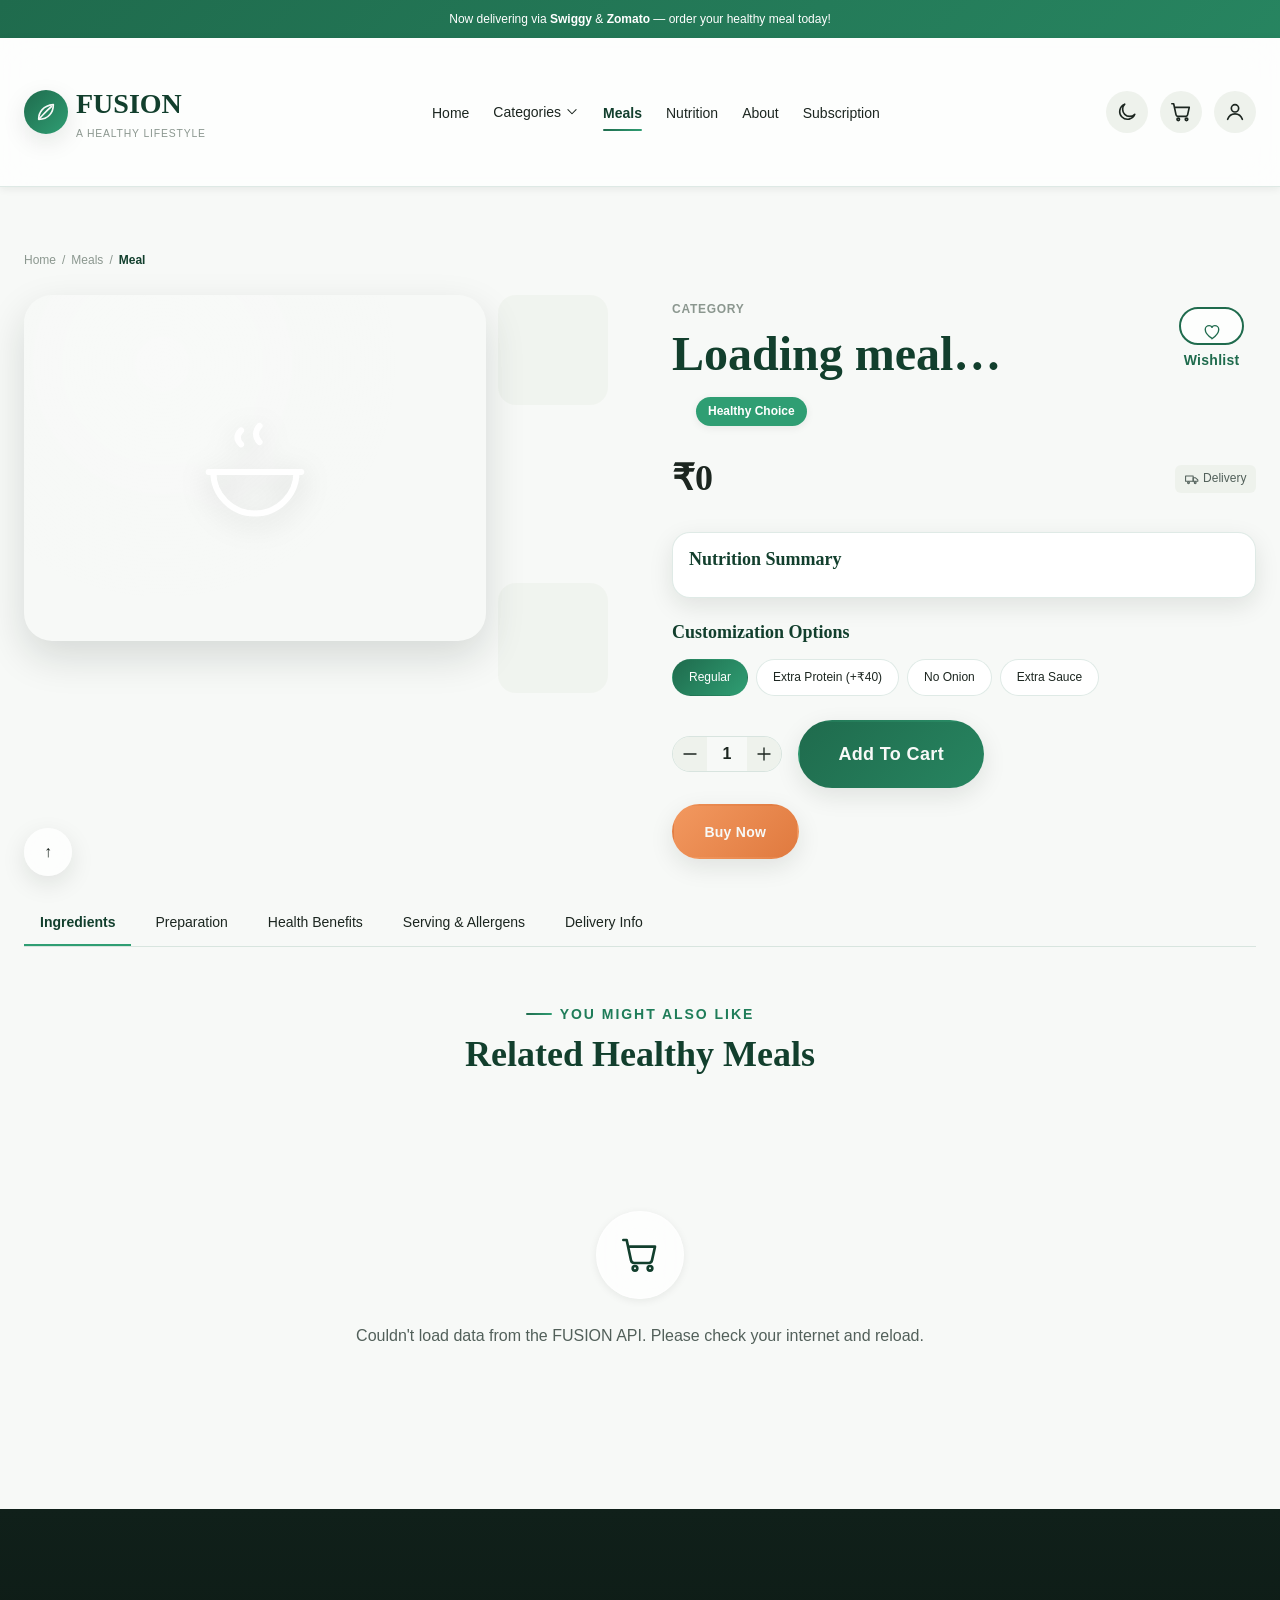
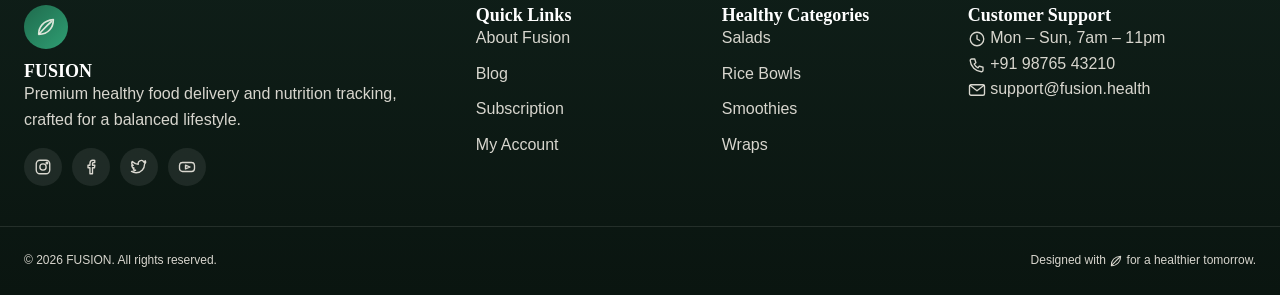
<file: singlepage.html>
<!DOCTYPE html>
<html lang="en">

<head>
    <meta charset="UTF-8">
    <meta name="viewport" content="width=device-width, initial-scale=1.0">
    <script>(function () { try { var t = localStorage.getItem("fusion_theme") || (matchMedia("(prefers-color-scheme: dark)").matches ? "dark" : "light"); document.documentElement.setAttribute("data-theme", t); } catch (e) { } })();</script>
    <title>Meal Details | FUSION — A Healthy Lifestyle</title>
    <meta name="description"
        content="Full nutrition breakdown, ingredients, health benefits and customization options for FUSION healthy meals.">
    <link rel="stylesheet" href="style.css">
</head>

<body>
    <a class="skip-link" href="#main">Skip to main content</a>

    <div class="promo-bar">
        <svg class="icon promo-bar__truck" aria-hidden="true">
            <use href="images/icons/sprite.svg#icon-truck"></use>
        </svg>
        <span>Now delivering via <strong>Swiggy</strong> &amp; <strong>Zomato</strong> — order your healthy meal
            today!</span>
    </div>

    <header>
        <nav class="navbar" aria-label="Primary navigation">
            <div class="container navbar__inner">
                <a href="index.html" class="navbar__brand">
                    <span class="navbar__brand-mark" aria-hidden="true"><svg class="icon"
                            style="width:22px;height:22px;">
                            <use href="images/icons/sprite.svg#icon-leaf"></use>
                        </svg></span>
                    <span>FUSION<span class="navbar__brand-tagline">A Healthy Lifestyle</span></span>
                </a>
                <input type="checkbox" id="nav-toggle" class="navbar__toggle-input visually-hidden" aria-hidden="true">
                <label for="nav-toggle" class="navbar__toggle"
                    aria-label="Toggle navigation menu"><span></span><span></span><span></span></label>
                <ul class="navbar__menu" id="primary-menu">
                    <li><a href="index.html">Home</a></li>
                    <li class="navbar__dropdown">
                        <a href="categories.html">Categories <svg class="icon navbar__dropdown__chevron">
                                <use href="images/icons/sprite.svg#icon-chevron-down"></use>
                            </svg></a>
                        <div class="navbar__dropdown__panel navbar__mega-menu">
                            <div class="navbar__mega-menu__inner">
                                <div class="navbar__dropdown__col">
                                    <h4>Fresh &amp; Light</h4>
                                    <a href="products.html?category=healthy-salads">Healthy Salads</a>
                                    <a href="products.html?category=veg-rice-bowls">Veg Rice Bowls</a>
                                    <a href="products.html?category=non-veg-rice-bowls">Non-Veg Rice Bowls</a>
                                </div>
                                <div class="navbar__dropdown__col">
                                    <h4>Bread &amp; Wraps</h4>
                                    <a href="products.html?category=sandwiches">Sandwiches</a>
                                    <a href="products.html?category=wraps">Wraps</a>
                                </div>
                                <div class="navbar__dropdown__col">
                                    <h4>Sweet &amp; Drinks</h4>
                                    <a href="products.html?category=pancakes">Pancakes</a>
                                    <a href="products.html?category=smoothies">Smoothies</a>
                                    <a href="products.html?category=healthy-cakes">Healthy Cakes</a>
                                </div>
                                <div class="navbar__dropdown__col">
                                    <h4>Meal Plans</h4>
                                    <a href="subscription.html">Weekly Plans</a>
                                    <a href="subscription.html">Monthly Plans</a>
                                </div>
                                <a href="categories.html" class="navbar__dropdown__viewall">View All Categories
                                    &rarr;</a>
                            </div>
                        </div>
                    </li>
                    <li><a href="products.html" aria-current="page">Meals</a></li>
                    <li><a href="nutrition.html">Nutrition</a></li>
                    <li><a href="about.html">About</a></li>
                    <li><a href="subscription.html">Subscription</a></li>
                </ul>
                <div class="navbar__actions">
                    <button type="button" class="navbar__icon-btn theme-toggle" id="theme-toggle" aria-pressed="false"
                        aria-label="Switch to dark mode"><svg class="icon icon--moon">
                            <use href="images/icons/sprite.svg#icon-moon"></use>
                        </svg><svg class="icon icon--sun">
                            <use href="images/icons/sprite.svg#icon-sun"></use>
                        </svg></button>
                    <a href="cart.html" class="navbar__icon-btn" id="cart-icon" aria-label="View cart"><svg
                            class="icon">
                            <use href="images/icons/sprite.svg#icon-cart"></use>
                        </svg><span class="navbar__badge" data-cart-count>0</span></a>
                    <div class="navbar__dropdown navbar__dropdown--account">
                        <a href="login.html" class="navbar__icon-btn" id="account-icon"
                            aria-label="Account / Login"><svg class="icon">
                                <use href="images/icons/sprite.svg#icon-user"></use>
                            </svg></a>
                        <div class="navbar__dropdown__panel">
                            <a href="login.html"><svg class="icon icon--sm">
                                    <use href="images/icons/sprite.svg#icon-user"></use>
                                </svg> Login</a>
                            <a href="signup.html"><svg class="icon icon--sm">
                                    <use href="images/icons/sprite.svg#icon-user"></use>
                                </svg> Sign Up</a>
                        </div>
                    </div>
                </div>
            </div>
        </nav>
    </header>

    <main id="main">
        <section class="section--tight">
            <div class="container">
                <nav class="breadcrumb" aria-label="Breadcrumb">
                    <a href="index.html">Home</a><span>/</span><a href="products.html">Meals</a><span>/</span><span
                        aria-current="page" id="breadcrumb-current">Meal</span>
                </nav>

                <div class="singlepage-layout">

                    <div class="gallery anim-fade-up" id="product-gallery">
                        <button type="button" class="gallery__thumb" id="gallery-thumb-1"
                            aria-label="View front photo"></button>
                        <button type="button" class="gallery__thumb" id="gallery-thumb-2"
                            aria-label="View back photo"></button>
                        <div class="gallery__frame icon-banner icon-banner--primary" id="gallery-main-frame">
                            <svg class="icon gallery-icon-use" id="gallery-icon-main" aria-hidden="true">
                                <use href="images/icons/sprite.svg#icon-bowl"></use>
                            </svg>
                        </div>
                    </div>

                    <div class="anim-fade-up delay-1" id="product-info">
                        <span class="product-card__category" id="product-category-label">Category</span>
                        <h1 style="margin-top:6px;" id="product-title">Loading meal…</h1>
                        <div class="flex flex--gap-md mt-sm" style="flex-wrap:wrap;">
                            <span class="rating" id="product-rating"></span>
                            <span class="badge badge--healthy">Healthy Choice</span>
                        </div>
                        <p class="mt-sm" id="product-description"></p>

                        <div class="flex flex--between mt-md" style="gap:var(--space-md);flex-wrap:wrap;">
                            <span class="product-card__price" style="font-size:var(--fs-2xl);"
                                id="product-price">₹0</span>
                            <span class="tag" id="product-delivery"><svg class="icon icon--xs">
                                    <use href="images/icons/sprite.svg#icon-truck"></use>
                                </svg> Delivery</span>
                        </div>

                        <div class="nutrition-card mt-md" id="nutrition-summary">
                            <h3 style="font-size:var(--fs-md);">Nutrition Summary</h3>
                            <div class="nutrition-card__macros" id="nutrition-summary-macros"></div>
                        </div>

                        <div class="mt-md" id="customization-options">
                            <h3 style="font-size:var(--fs-md);">Customization Options</h3>
                            <div class="filter-group mt-sm">
                                <button type="button" class="filter-chip" aria-pressed="true"
                                    data-option="regular">Regular</button>
                                <button type="button" class="filter-chip" data-option="extra-protein">Extra Protein
                                    (+₹40)</button>
                                <button type="button" class="filter-chip" data-option="no-onion">No Onion</button>
                                <button type="button" class="filter-chip" data-option="extra-sauce">Extra Sauce</button>
                            </div>
                        </div>

                        <div class="quantity-selector mt-md" id="quantity-selector">
                            <label for="qty-input" class="visually-hidden">Quantity</label>
                            <div class="stepper">
                                <button type="button" id="qty-decrement" data-action="decrement-qty"
                                    aria-label="Decrease quantity"><svg class="icon icon--sm">
                                        <use href="images/icons/sprite.svg#icon-minus"></use>
                                    </svg></button>
                                <output id="qty-input" for="qty-decrement qty-increment">1</output>
                                <button type="button" id="qty-increment" data-action="increment-qty"
                                    aria-label="Increase quantity"><svg class="icon icon--sm">
                                        <use href="images/icons/sprite.svg#icon-plus"></use>
                                    </svg></button>
                            </div>
                            <button type="button" class="btn btn--primary btn--lg" id="main-add-to-cart-btn"
                                data-action="add-to-cart">Add To Cart</button>
                        </div>
                        <div class="flex flex--gap-md mt-sm" style="flex-wrap:wrap;">
                            <button type="button" class="btn btn--accent" id="buy-now-btn" data-action="buy-now">Buy
                                Now</button>
                            <button type="button" class="btn btn--outline product-card__fav" id="product-wishlist-btn"
                                data-action="toggle-favorite" aria-pressed="false">
                                <svg class="icon icon--sm">
                                    <use href="images/icons/sprite.svg#icon-heart"></use>
                                </svg> Wishlist
                            </button>
                        </div>
                    </div>
                </div>

                <div class="mt-lg" id="product-tabs">
                    <input type="radio" name="info-tab" id="tab-1" class="tabs__input" checked>
                    <input type="radio" name="info-tab" id="tab-2" class="tabs__input">
                    <input type="radio" name="info-tab" id="tab-3" class="tabs__input">
                    <input type="radio" name="info-tab" id="tab-4" class="tabs__input">
                    <input type="radio" name="info-tab" id="tab-5" class="tabs__input">

                    <div class="info-tabs" role="tablist" aria-label="Product information tabs">
                        <label for="tab-1">Ingredients</label>
                        <label for="tab-2">Preparation</label>
                        <label for="tab-3">Health Benefits</label>
                        <label for="tab-4">Serving &amp; Allergens</label>
                        <label for="tab-5">Delivery Info</label>
                    </div>

                    <div class="tabs__panels">
                        <div class="tabs__panel" data-tab="1" id="tab-ingredients"></div>
                        <div class="tabs__panel" data-tab="2" id="tab-preparation"></div>
                        <div class="tabs__panel" data-tab="3" id="tab-benefits"></div>
                        <div class="tabs__panel" data-tab="4" id="tab-serving"></div>
                        <div class="tabs__panel" data-tab="5" id="tab-delivery"></div>
                    </div>
                </div>

                <div class="section-heading mt-lg reveal">
                    <p class="eyebrow">You Might Also Like</p>
                    <h2>Related Healthy Meals</h2>
                </div>
                <div class="grid grid--4" id="related-meals-grid" aria-live="polite">
                    <p class="text-center" style="grid-column:1/-1;">Loading related meals…</p>
                </div>
            </div>
        </section>
    </main>

    <footer class="footer">
        <div class="container footer__grid">
            <div>
                <span class="footer__brand-mark" aria-hidden="true"><svg class="icon" style="color:#fff;">
                        <use href="images/icons/sprite.svg#icon-leaf"></use>
                    </svg></span>
                <h4>FUSION</h4>
                <p>Premium healthy food delivery and nutrition tracking, crafted for a balanced lifestyle.</p>
                <div class="footer__socials">
                    <a href="#" aria-label="FUSION on Instagram"><svg class="icon icon--sm">
                            <use href="images/icons/sprite.svg#icon-instagram"></use>
                        </svg></a>
                    <a href="#" aria-label="FUSION on Facebook"><svg class="icon icon--sm">
                            <use href="images/icons/sprite.svg#icon-facebook"></use>
                        </svg></a>
                    <a href="#" aria-label="FUSION on Twitter"><svg class="icon icon--sm">
                            <use href="images/icons/sprite.svg#icon-twitter"></use>
                        </svg></a>
                    <a href="#" aria-label="FUSION on YouTube"><svg class="icon icon--sm">
                            <use href="images/icons/sprite.svg#icon-youtube"></use>
                        </svg></a>
                </div>
            </div>
            <div>
                <h4>Quick Links</h4>
                <ul class="footer__links">
                    <li><a href="about.html">About Fusion</a></li>
                    <li><a href="about.html#journal">Blog</a></li>
                    <li><a href="subscription.html">Subscription</a></li>
                    <li><a href="profile.html">My Account</a></li>
                </ul>
            </div>
            <div>
                <h4>Healthy Categories</h4>
                <ul class="footer__links">
                    <li><a href="categories.html">Salads</a></li>
                    <li><a href="categories.html">Rice Bowls</a></li>
                    <li><a href="categories.html">Smoothies</a></li>
                    <li><a href="categories.html">Wraps</a></li>
                </ul>
            </div>
            <div>
                <h4>Customer Support</h4>
                <p><svg class="icon icon--sm">
                        <use href="images/icons/sprite.svg#icon-clock"></use>
                    </svg> Mon &ndash; Sun, 7am &ndash; 11pm</p>
                <p><svg class="icon icon--sm">
                        <use href="images/icons/sprite.svg#icon-phone"></use>
                    </svg> +91 98765 43210</p>
                <p><svg class="icon icon--sm">
                        <use href="images/icons/sprite.svg#icon-envelope"></use>
                    </svg> support@fusion.health</p>
            </div>
        </div>
        <div class="container footer__bottom">
            <p>&copy; 2026 FUSION. All rights reserved.</p>
            <p>Designed with <svg class="icon icon--xs" style="color:var(--color-secondary);">
                    <use href="images/icons/sprite.svg#icon-leaf"></use>
                </svg> for a healthier tomorrow.</p>
        </div>
    </footer>

    <a href="#main" class="back-to-top" aria-label="Back to top">↑</a>

    <script src="./app.js" defer></script>
</body>

</html>
</file>
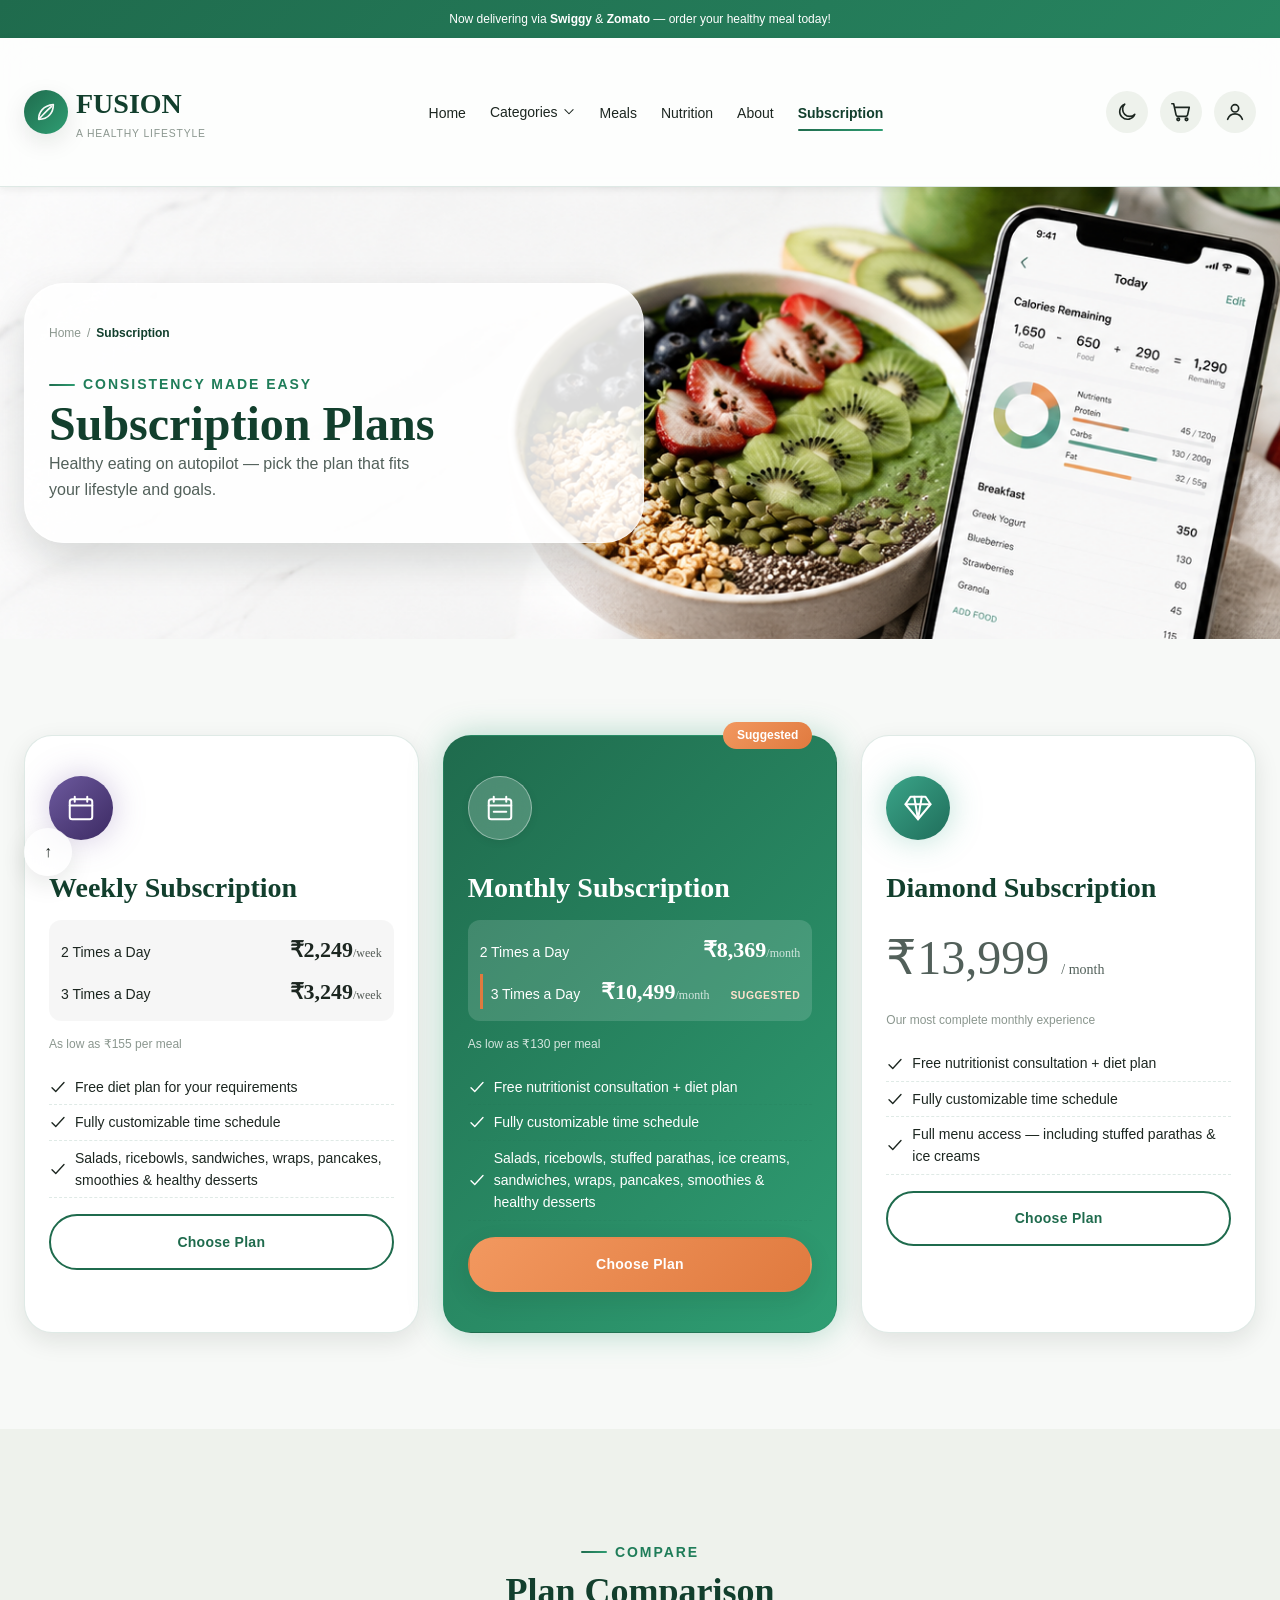
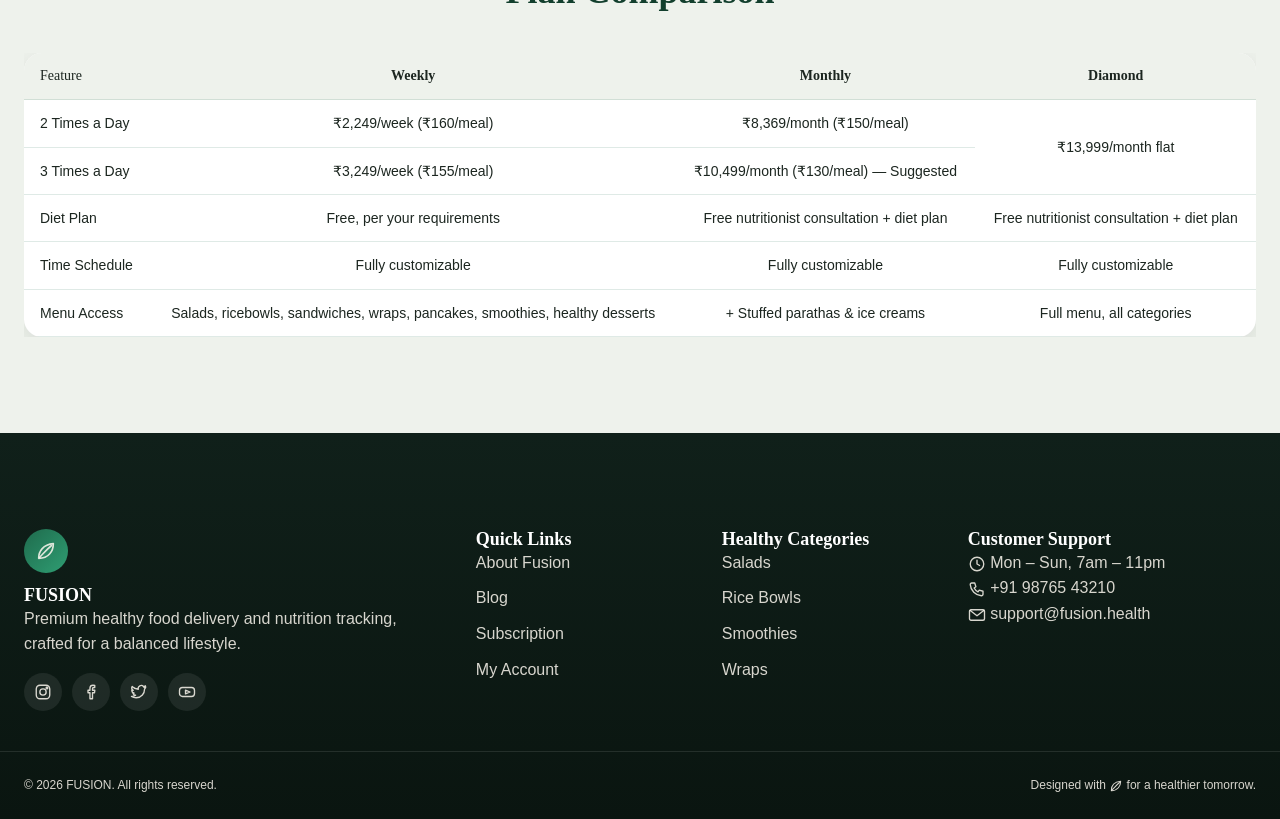
<file: subscription.html>
<!DOCTYPE html>
<html lang="en">

<head>
    <meta charset="UTF-8">
    <meta name="viewport" content="width=device-width, initial-scale=1.0">
    <script>(function () { try { var t = localStorage.getItem("fusion_theme") || (matchMedia("(prefers-color-scheme: dark)").matches ? "dark" : "light"); document.documentElement.setAttribute("data-theme", t); } catch (e) { } })();</script>
    <title>Subscription Plans | FUSION — A Healthy Lifestyle</title>
    <meta name="description"
        content="Compare FUSION's Weekly, Monthly and Diamond subscription plans — healthy meals, nutrition support and diet consultation included.">
    <link rel="stylesheet" href="style.css">
</head>

<body>
    <a class="skip-link" href="#main">Skip to main content</a>

    <div class="promo-bar">
        <svg class="icon promo-bar__truck" aria-hidden="true">
            <use href="images/icons/sprite.svg#icon-truck"></use>
        </svg>
        <span>Now delivering via <strong>Swiggy</strong> &amp; <strong>Zomato</strong> — order your healthy meal
            today!</span>
    </div>

    <header>
        <nav class="navbar" aria-label="Primary navigation">
            <div class="container navbar__inner">
                <a href="index.html" class="navbar__brand">
                    <span class="navbar__brand-mark" aria-hidden="true"><svg class="icon"
                            style="width:22px;height:22px;">
                            <use href="images/icons/sprite.svg#icon-leaf"></use>
                        </svg></span>
                    <span>FUSION<span class="navbar__brand-tagline">A Healthy Lifestyle</span></span>
                </a>
                <input type="checkbox" id="nav-toggle" class="navbar__toggle-input visually-hidden" aria-hidden="true">
                <label for="nav-toggle" class="navbar__toggle"
                    aria-label="Toggle navigation menu"><span></span><span></span><span></span></label>
                <ul class="navbar__menu" id="primary-menu">
                    <li><a href="index.html">Home</a></li>
                    <li class="navbar__dropdown">
                        <a href="categories.html">Categories <svg class="icon navbar__dropdown__chevron">
                                <use href="images/icons/sprite.svg#icon-chevron-down"></use>
                            </svg></a>
                        <div class="navbar__dropdown__panel navbar__mega-menu">
                            <div class="navbar__mega-menu__inner">
                                <div class="navbar__dropdown__col">
                                    <h4>Fresh &amp; Light</h4>
                                    <a href="products.html?category=healthy-salads">Healthy Salads</a>
                                    <a href="products.html?category=veg-rice-bowls">Veg Rice Bowls</a>
                                    <a href="products.html?category=non-veg-rice-bowls">Non-Veg Rice Bowls</a>
                                </div>
                                <div class="navbar__dropdown__col">
                                    <h4>Bread &amp; Wraps</h4>
                                    <a href="products.html?category=sandwiches">Sandwiches</a>
                                    <a href="products.html?category=wraps">Wraps</a>
                                </div>
                                <div class="navbar__dropdown__col">
                                    <h4>Sweet &amp; Drinks</h4>
                                    <a href="products.html?category=pancakes">Pancakes</a>
                                    <a href="products.html?category=smoothies">Smoothies</a>
                                    <a href="products.html?category=healthy-cakes">Healthy Cakes</a>
                                </div>
                                <div class="navbar__dropdown__col">
                                    <h4>Meal Plans</h4>
                                    <a href="subscription.html">Weekly Plans</a>
                                    <a href="subscription.html">Monthly Plans</a>
                                </div>
                                <a href="categories.html" class="navbar__dropdown__viewall">View All Categories
                                    &rarr;</a>
                            </div>
                        </div>
                    </li>
                    <li><a href="products.html">Meals</a></li>
                    <li><a href="nutrition.html">Nutrition</a></li>
                    <li><a href="about.html">About</a></li>
                    <li><a href="subscription.html" aria-current="page">Subscription</a></li>
                </ul>
                <div class="navbar__actions">
                    <button type="button" class="navbar__icon-btn theme-toggle" id="theme-toggle" aria-pressed="false"
                        aria-label="Switch to dark mode"><svg class="icon icon--moon">
                            <use href="images/icons/sprite.svg#icon-moon"></use>
                        </svg><svg class="icon icon--sun">
                            <use href="images/icons/sprite.svg#icon-sun"></use>
                        </svg></button>
                    <a href="cart.html" class="navbar__icon-btn" id="cart-icon" aria-label="View cart"><svg
                            class="icon">
                            <use href="images/icons/sprite.svg#icon-cart"></use>
                        </svg><span class="navbar__badge" data-cart-count>0</span></a>
                    <div class="navbar__dropdown navbar__dropdown--account">
                        <a href="login.html" class="navbar__icon-btn" id="account-icon"
                            aria-label="Account / Login"><svg class="icon">
                                <use href="images/icons/sprite.svg#icon-user"></use>
                            </svg></a>
                        <div class="navbar__dropdown__panel">
                            <a href="login.html"><svg class="icon icon--sm">
                                    <use href="images/icons/sprite.svg#icon-user"></use>
                                </svg> Login</a>
                            <a href="signup.html"><svg class="icon icon--sm">
                                    <use href="images/icons/sprite.svg#icon-user"></use>
                                </svg> Sign Up</a>
                        </div>
                    </div>
                </div>
            </div>
        </nav>
    </header>

    <main id="main">
        <section class="hero hero--banner section--tight" aria-labelledby="page-heading"
            style="background-image:url('images/subscriptionbanner.png');">
            <div class="container anim-fade-up" style="position:relative;z-index:1;">
                <div class="hero__textcard hero__textcard--left">
                    <nav class="breadcrumb" aria-label="Breadcrumb">
                        <a href="index.html">Home</a><span>/</span><span aria-current="page">Subscription</span>
                    </nav>
                    <p class="eyebrow">Consistency Made Easy</p>
                    <h1 id="page-heading">Subscription Plans</h1>
                    <p style="max-width:42ch;">Healthy eating on autopilot — pick the plan that fits your lifestyle and
                        goals.</p>
                </div>
            </div>
        </section>

        <section aria-label="Subscription plan options">
            <div class="container">
                <div class="grid grid--3 reveal-stagger" id="plan-grid">

                    <div class="plan-card" data-plan="weekly">
                        <div class="icon-badge icon-badge--grape mb-sm"><svg class="icon">
                                <use href="images/icons/sprite.svg#icon-calendar"></use>
                            </svg></div>
                        <h3>Weekly Subscription</h3>
                        <div class="plan-card__tiers">
                            <div class="plan-card__tier"><span>2 Times a
                                    Day</span><strong>₹2,249<small>/week</small></strong></div>
                            <div class="plan-card__tier"><span>3 Times a
                                    Day</span><strong>₹3,249<small>/week</small></strong></div>
                        </div>
                        <p class="plan-card__permeal">As low as ₹155 per meal</p>
                        <ul class="plan-card__features">
                            <li><svg class="icon icon--sm">
                                    <use href="images/icons/sprite.svg#icon-check"></use>
                                </svg> Free diet plan for your requirements</li>
                            <li><svg class="icon icon--sm">
                                    <use href="images/icons/sprite.svg#icon-check"></use>
                                </svg> Fully customizable time schedule</li>
                            <li><svg class="icon icon--sm">
                                    <use href="images/icons/sprite.svg#icon-check"></use>
                                </svg> Salads, ricebowls, sandwiches, wraps, pancakes, smoothies &amp; healthy desserts
                            </li>
                        </ul>
                        <button type="button" class="btn btn--outline btn--block" data-action="choose-plan"
                            data-plan-id="weekly">Choose Plan</button>
                    </div>

                    <div class="plan-card plan-card--featured" data-plan="monthly">
                        <span class="plan-card__badge">Suggested</span>
                        <div class="icon-badge icon-badge--glass mb-sm"
                            style="background:rgba(255,255,255,0.2);color:#fff;"><svg class="icon">
                                <use href="images/icons/sprite.svg#icon-calendar-range"></use>
                            </svg></div>
                        <h3>Monthly Subscription</h3>
                        <div class="plan-card__tiers">
                            <div class="plan-card__tier"><span>2 Times a
                                    Day</span><strong>₹8,369<small>/month</small></strong></div>
                            <div class="plan-card__tier plan-card__tier--suggested"><span>3 Times a
                                    Day</span><strong>₹10,499<small>/month</small></strong></div>
                        </div>
                        <p class="plan-card__permeal">As low as ₹130 per meal</p>
                        <ul class="plan-card__features">
                            <li><svg class="icon icon--sm">
                                    <use href="images/icons/sprite.svg#icon-check"></use>
                                </svg> Free nutritionist consultation + diet plan</li>
                            <li><svg class="icon icon--sm">
                                    <use href="images/icons/sprite.svg#icon-check"></use>
                                </svg> Fully customizable time schedule</li>
                            <li><svg class="icon icon--sm">
                                    <use href="images/icons/sprite.svg#icon-check"></use>
                                </svg> Salads, ricebowls, stuffed parathas, ice creams, sandwiches, wraps, pancakes,
                                smoothies &amp; healthy desserts</li>
                        </ul>
                        <button type="button" class="btn btn--accent btn--block" data-action="choose-plan"
                            data-plan-id="monthly">Choose Plan</button>
                    </div>

                    <div class="plan-card" data-plan="diamond">
                        <div class="icon-badge icon-badge--mint mb-sm"><svg class="icon">
                                <use href="images/icons/sprite.svg#icon-diamond"></use>
                            </svg></div>
                        <h3>Diamond Subscription</h3>
                        <p class="plan-card__price">₹13,999 <span>/ month</span></p>
                        <p class="plan-card__permeal">Our most complete monthly experience</p>
                        <ul class="plan-card__features">
                            <li><svg class="icon icon--sm">
                                    <use href="images/icons/sprite.svg#icon-check"></use>
                                </svg> Free nutritionist consultation + diet plan</li>
                            <li><svg class="icon icon--sm">
                                    <use href="images/icons/sprite.svg#icon-check"></use>
                                </svg> Fully customizable time schedule</li>
                            <li><svg class="icon icon--sm">
                                    <use href="images/icons/sprite.svg#icon-check"></use>
                                </svg> Full menu access — including stuffed parathas &amp; ice creams</li>
                        </ul>
                        <button type="button" class="btn btn--outline btn--block" data-action="choose-plan"
                            data-plan-id="diamond">Choose Plan</button>
                    </div>

                </div>
            </div>
        </section>

        <section class="section--alt" aria-labelledby="compare-heading">
            <div class="container">
                <div class="section-heading reveal">
                    <p class="eyebrow">Compare</p>
                    <h2 id="compare-heading">Plan Comparison</h2>
                </div>
                <div style="overflow-x:auto;">
                    <table class="compare-table">
                        <caption class="visually-hidden">Comparison of Weekly, Monthly and Diamond subscription plans
                        </caption>
                        <thead>
                            <tr>
                                <th scope="col">Feature</th>
                                <th scope="col">Weekly</th>
                                <th scope="col">Monthly</th>
                                <th scope="col">Diamond</th>
                            </tr>
                        </thead>
                        <tbody>
                            <tr>
                                <td>2 Times a Day</td>
                                <td>₹2,249/week (₹160/meal)</td>
                                <td>₹8,369/month (₹150/meal)</td>
                                <td rowspan="2">₹13,999/month flat</td>
                            </tr>
                            <tr>
                                <td>3 Times a Day</td>
                                <td>₹3,249/week (₹155/meal)</td>
                                <td>₹10,499/month (₹130/meal) — Suggested</td>
                            </tr>
                            <tr>
                                <td>Diet Plan</td>
                                <td>Free, per your requirements</td>
                                <td>Free nutritionist consultation + diet plan</td>
                                <td>Free nutritionist consultation + diet plan</td>
                            </tr>
                            <tr>
                                <td>Time Schedule</td>
                                <td>Fully customizable</td>
                                <td>Fully customizable</td>
                                <td>Fully customizable</td>
                            </tr>
                            <tr>
                                <td>Menu Access</td>
                                <td>Salads, ricebowls, sandwiches, wraps, pancakes, smoothies, healthy desserts</td>
                                <td>+ Stuffed parathas &amp; ice creams</td>
                                <td>Full menu, all categories</td>
                            </tr>
                        </tbody>
                    </table>
                </div>
            </div>
        </section>
    </main>

    <footer class="footer">
        <div class="container footer__grid">
            <div>
                <span class="footer__brand-mark" aria-hidden="true"><svg class="icon" style="color:#fff;">
                        <use href="images/icons/sprite.svg#icon-leaf"></use>
                    </svg></span>
                <h4>FUSION</h4>
                <p>Premium healthy food delivery and nutrition tracking, crafted for a balanced lifestyle.</p>
                <div class="footer__socials">
                    <a href="#" aria-label="FUSION on Instagram"><svg class="icon icon--sm">
                            <use href="images/icons/sprite.svg#icon-instagram"></use>
                        </svg></a>
                    <a href="#" aria-label="FUSION on Facebook"><svg class="icon icon--sm">
                            <use href="images/icons/sprite.svg#icon-facebook"></use>
                        </svg></a>
                    <a href="#" aria-label="FUSION on Twitter"><svg class="icon icon--sm">
                            <use href="images/icons/sprite.svg#icon-twitter"></use>
                        </svg></a>
                    <a href="#" aria-label="FUSION on YouTube"><svg class="icon icon--sm">
                            <use href="images/icons/sprite.svg#icon-youtube"></use>
                        </svg></a>
                </div>
            </div>
            <div>
                <h4>Quick Links</h4>
                <ul class="footer__links">
                    <li><a href="about.html">About Fusion</a></li>
                    <li><a href="about.html#journal">Blog</a></li>
                    <li><a href="subscription.html">Subscription</a></li>
                    <li><a href="profile.html">My Account</a></li>
                </ul>
            </div>
            <div>
                <h4>Healthy Categories</h4>
                <ul class="footer__links">
                    <li><a href="categories.html">Salads</a></li>
                    <li><a href="categories.html">Rice Bowls</a></li>
                    <li><a href="categories.html">Smoothies</a></li>
                    <li><a href="categories.html">Wraps</a></li>
                </ul>
            </div>
            <div>
                <h4>Customer Support</h4>
                <p><svg class="icon icon--sm">
                        <use href="images/icons/sprite.svg#icon-clock"></use>
                    </svg> Mon &ndash; Sun, 7am &ndash; 11pm</p>
                <p><svg class="icon icon--sm">
                        <use href="images/icons/sprite.svg#icon-phone"></use>
                    </svg> +91 98765 43210</p>
                <p><svg class="icon icon--sm">
                        <use href="images/icons/sprite.svg#icon-envelope"></use>
                    </svg> support@fusion.health</p>
            </div>
        </div>
        <div class="container footer__bottom">
            <p>&copy; 2026 FUSION. All rights reserved.</p>
            <p>Designed with <svg class="icon icon--xs" style="color:var(--color-secondary);">
                    <use href="images/icons/sprite.svg#icon-leaf"></use>
                </svg> for a healthier tomorrow.</p>
        </div>
    </footer>

    <a href="#main" class="back-to-top" aria-label="Back to top">↑</a>

    <script src="./app.js" defer></script>

</body>

</html>
</file>
<file: style.css>
/* ===== variables.css ===== */
:root {
    --color-primary: #1f6b4d;
    --color-primary-light: #2b8563;
    --color-primary-dark: #123f2d;
    --color-secondary: #2f9e73;
    --color-secondary-light: #4fbb8e;
    --color-secondary-dark: #1f7d59;
    --color-accent: #e07a3f;
    --color-accent-light: #f2985f;
    --color-accent-dark: #b85c26;
    --color-success: #2f9e73;
    --color-warning: #e0a83c;
    --color-danger: #d64545;
    --color-info: #3f8ee3;
    --color-bg: #f7f9f7;
    --color-bg-alt: #eef4f0;
    --color-bg-beige: #eef2ec;
    --color-bg-dark: #10201a;
    --color-card: #ffffff;
    --color-card-glass: rgba(255, 255, 255, 0.55);
    --color-card-glass-strong: rgba(255, 255, 255, 0.75);
    --color-card-dark-glass: rgba(16, 32, 26, 0.55);
    --color-text: #1c2620;
    --color-text-muted: #52605a;
    --color-text-soft: #8b978f;
    --color-text-inverse: #f7f9f7;
    --color-border: rgba(31, 107, 77, 0.14);
    --color-border-light: rgba(255, 255, 255, 0.4);
    --color-border-strong: rgba(31, 107, 77, 0.35);
    --shadow-sm: 0 2px 8px rgba(16, 25, 20, 0.07);
    --shadow-md: 0 8px 24px rgba(16, 25, 20, 0.10);
    --shadow-lg: 0 16px 40px rgba(16, 25, 20, 0.14);
    --shadow-xl: 0 24px 60px rgba(16, 25, 20, 0.18);
    --shadow-glow-green: 0 0 32px rgba(47, 158, 115, 0.35);
    --shadow-glow-red: 0 0 32px rgba(224, 122, 63, 0.30);
    --shadow-glow-berry: 0 0 32px rgba(194, 67, 138, 0.35);
    --shadow-glow-citrus: 0 0 32px rgba(224, 163, 60, 0.35);
    --shadow-glow-ocean: 0 0 32px rgba(47, 143, 157, 0.35);
    --shadow-inset: inset 0 1px 0 rgba(255, 255, 255, 0.6);
    --gradient-primary: linear-gradient(135deg, var(--color-primary) 0%, var(--color-secondary) 100%);
    --gradient-hero: linear-gradient(120deg, #eef4f0 0%, #f7f9f7 45%, #e7f1eb 100%);
    --gradient-accent: linear-gradient(135deg, #f2985f 0%, #e07a3f 100%);
    --gradient-green: linear-gradient(135deg, #4fbb8e 0%, #1f7d59 100%);
    --gradient-warm: linear-gradient(135deg, #f2b76a 0%, #e07a3f 100%);
    --gradient-footer: linear-gradient(180deg, #10201a 0%, #0a1510 100%);
    --gradient-radial-glow: radial-gradient(circle at 30% 30%, rgba(47, 158, 115, 0.35), transparent 60%);
    --gradient-overlay: linear-gradient(180deg, rgba(16, 25, 20, 0) 0%, rgba(16, 25, 20, 0.55) 100%);
    --gradient-border: linear-gradient(135deg, var(--color-secondary), var(--color-accent));
    --gradient-berry: linear-gradient(135deg, #b23e78 0%, #6b1f4f 100%);
    --gradient-citrus: linear-gradient(135deg, #e0a83c 0%, #c9762a 100%);
    --gradient-ocean: linear-gradient(135deg, #2f8f9d 0%, #1c5560 100%);
    --gradient-grape: linear-gradient(135deg, #6d5a9e 0%, #3c2a63 100%);
    --gradient-mint: linear-gradient(135deg, #3ba589 0%, #1f6d5a 100%);
    --gradient-cocoa: linear-gradient(135deg, #a9723f 0%, #5a3a1e 100%);
    --gradient-card-soft: linear-gradient(160deg, #ffffff 0%, #f7f9f7 55%, #eef4f0 100%);
    --radius-xs: 6px;
    --radius-sm: 12px;
    --radius-md: 18px;
    --radius-lg: 28px;
    --radius-xl: 40px;
    --radius-full: 999px;
    --space-3xs: 0.25rem;
    --space-2xs: 0.5rem;
    --space-xs: 0.75rem;
    --space-sm: 1rem;
    --space-md: 1.5rem;
    --space-lg: 2.5rem;
    --space-xl: 4rem;
    --space-2xl: 6rem;
    --space-3xl: 8rem;
    --transition-fast: 0.18s ease;
    --transition-base: 0.32s cubic-bezier(0.22, 1, 0.36, 1);
    --transition-slow: 0.6s cubic-bezier(0.22, 1, 0.36, 1);
    --transition-bounce: 0.5s cubic-bezier(0.34, 1.56, 0.64, 1);
    --container-max: 1320px;
    --container-narrow: 860px;
    --header-height: 84px;
    --blur-glass: 18px;
    --font-heading: "Georgia", "Playfair Display", serif;
    --font-body: "Segoe UI", "Helvetica Neue", Arial, sans-serif;
    --fs-xs: 0.75rem;
    --fs-sm: 0.875rem;
    --fs-base: 1rem;
    --fs-md: 1.125rem;
    --fs-lg: 1.375rem;
    --fs-xl: 1.75rem;
    --fs-2xl: 2.25rem;
    --fs-3xl: 3rem;
    --fs-4xl: 3.75rem;
    --fw-regular: 400;
    --fw-medium: 500;
    --fw-semibold: 600;
    --fw-bold: 700;
    --lh-tight: 1.15;
    --lh-normal: 1.6;
    --lh-loose: 1.9;
    --z-navbar: 1000;
    --z-fixed: 900;
    --z-overlay: 800;
    --z-dropdown: 700;
}

:root[data-theme="dark"] {
    --color-bg: #0e1a15;
    --color-bg-alt: #142720;
    --color-bg-beige: #16281f;
    --color-card: #16281f;
    --color-card-glass: rgba(20, 39, 32, 0.55);
    --color-card-glass-strong: rgba(20, 39, 32, 0.78);
    --color-text: #eef4f0;
    --color-text-muted: #b9c7bf;
    --color-text-soft: #8b978f;
    --color-text-inverse: #101d17;
    --color-border: rgba(255, 255, 255, 0.10);
    --color-border-light: rgba(255, 255, 255, 0.14);
    --color-border-strong: rgba(255, 255, 255, 0.22);
    --gradient-hero: linear-gradient(120deg, #142720 0%, #0e1a15 45%, #16281f 100%);
    --shadow-sm: 0 2px 8px rgba(0, 0, 0, 0.30);
    --shadow-md: 0 8px 24px rgba(0, 0, 0, 0.36);
    --shadow-lg: 0 16px 40px rgba(0, 0, 0, 0.42);
    --shadow-xl: 0 24px 60px rgba(0, 0, 0, 0.5);
    --color-primary-dark: #eaf6ef;
    --color-secondary-dark: #5ecb98;
    --gradient-card-soft: linear-gradient(160deg, #1a3327 0%, #16281f 55%, #122219 100%);
}
/* ===== style.css (base) ===== */
*,
*::before,
*::after {
    box-sizing: border-box;
    margin: 0;
    padding: 0;
}

html {
    scroll-behavior: smooth;
    -webkit-text-size-adjust: 100%;
}

body {
    font-family: var(--font-body);
    font-size: var(--fs-base);
    line-height: var(--lh-normal);
    color: var(--color-text);
    background-color: var(--color-bg);
    overflow-x: hidden;
    min-height: 100vh;
}

img,
picture,
svg {
    display: block;
    max-width: 100%;
}

ul,
ol {
    list-style: none;
}

a {
    color: inherit;
    text-decoration: none;
}

button,
input,
select,
textarea {
    font: inherit;
    color: inherit;
}

button {
    cursor: pointer;
    background: none;
    border: none;
}

table {
    border-collapse: collapse;
    width: 100%;
}

.visually-hidden {
    position: absolute !important;
    width: 1px;
    height: 1px;
    padding: 0;
    margin: -1px;
    overflow: hidden;
    clip: rect(0, 0, 0, 0);
    white-space: nowrap;
    border: 0;
}

.skip-link {
    position: absolute;
    top: -60px;
    left: var(--space-sm);
    z-index: 2000;
    background: var(--color-primary);
    color: var(--color-text-inverse);
    padding: var(--space-xs) var(--space-sm);
    border-radius: var(--radius-xs);
    transition: top var(--transition-fast);
}

.skip-link:focus {
    top: var(--space-sm);
}

:focus-visible {
    outline: 3px solid var(--color-secondary);
    outline-offset: 3px;
}

@media (prefers-reduced-motion: reduce) {

    *,
    *::before,
    *::after {
        animation-duration: 0.001ms !important;
        animation-iteration-count: 1 !important;
        transition-duration: 0.001ms !important;
        scroll-behavior: auto !important;
    }

    .carousel-3d__stage {
        animation-duration: 24s !important;
        animation-iteration-count: infinite !important;
    }
}
h1,
h2,
h3,
h4,
h5,
h6 {
    font-family: var(--font-heading);
    line-height: var(--lh-tight);
    font-weight: var(--fw-bold);
    color: var(--color-primary-dark);
}

h1 {
    font-size: var(--fs-3xl);
}

h2 {
    font-size: var(--fs-2xl);
}

h3 {
    font-size: var(--fs-xl);
}

h4 {
    font-size: var(--fs-md);
}

p {
    color: var(--color-text-muted);
}

.eyebrow {
    display: inline-flex;
    align-items: center;
    gap: var(--space-2xs);
    font-size: var(--fs-sm);
    font-weight: var(--fw-semibold);
    letter-spacing: 0.14em;
    text-transform: uppercase;
    color: var(--color-secondary-dark);
}

.eyebrow::before {
    content: "";
    width: 26px;
    height: 2px;
    background: var(--gradient-primary);
    border-radius: var(--radius-full);
}

.section-heading {
    max-width: var(--container-narrow);
    margin-inline: auto;
    text-align: center;
    margin-bottom: var(--space-lg);
}

.section-heading h2 {
    margin-top: var(--space-2xs);
}

.section-heading p {
    margin-top: var(--space-sm);
}

.text-gradient {
    background: var(--gradient-primary);
    -webkit-background-clip: text;
    background-clip: text;
    color: transparent;
}
.container {
    width: 100%;
    max-width: var(--container-max);
    margin-inline: auto;
    padding-inline: var(--space-md);
}

.container--narrow {
    max-width: var(--container-narrow);
}

main {
    display: block;
}

section {
    padding-block: var(--space-2xl);
    position: relative;
}

.section--tight {
    padding-block: var(--space-xl);
}

.section--alt {
    background: var(--color-bg-beige);
}

.grid {
    display: grid;
    gap: var(--space-md);
}

.grid--2 {
    grid-template-columns: repeat(1, 1fr);
}

.grid--3 {
    grid-template-columns: repeat(1, 1fr);
}

.grid--4 {
    grid-template-columns: repeat(1, 1fr);
}

.flex {
    display: flex;
}

.flex--center {
    align-items: center;
    justify-content: center;
}

.flex--between {
    align-items: center;
    justify-content: space-between;
}

.flex--wrap {
    flex-wrap: wrap;
}

.flex--gap-sm {
    gap: var(--space-xs);
}

.flex--gap-md {
    gap: var(--space-md);
}

.organic-shape {
    position: absolute;
    z-index: 0;
    filter: blur(2px);
    opacity: 0.55;
    pointer-events: none;
}

.organic-shape--blob-1 {
    width: 340px;
    height: 340px;
    top: -80px;
    left: -100px;
    background: var(--gradient-green);
    border-radius: 42% 58% 65% 35% / 45% 45% 55% 55%;
    animation: blobMorph 14s ease-in-out infinite;
}

.organic-shape--blob-2 {
    width: 280px;
    height: 280px;
    bottom: -60px;
    right: -80px;
    background: var(--gradient-warm);
    border-radius: 60% 40% 30% 70% / 60% 30% 70% 40%;
    animation: blobMorph 18s ease-in-out infinite reverse;
}

.pattern-overlay {
    position: absolute;
    inset: 0;
    background-image: radial-gradient(rgba(74, 93, 35, 0.08) 1.5px, transparent 1.5px);
    background-size: 26px 26px;
    z-index: 0;
    pointer-events: none;
}

.img-placeholder {
    position: relative;
    display: flex;
    align-items: center;
    justify-content: center;
    width: 100%;
    aspect-ratio: 4 / 3;
    border-radius: var(--radius-md);
    background: linear-gradient(135deg, #eef2df 0%, #fbeee1 100%);
    overflow: hidden;
    isolation: isolate;
}

.img-placeholder::before {
    content: "";
    position: absolute;
    inset: 0;
    background-image:
        linear-gradient(120deg, rgba(255, 255, 255, 0.5) 0%, transparent 40%),
        repeating-linear-gradient(45deg, rgba(74, 93, 35, 0.05) 0 12px, transparent 12px 24px);
}

.img-placeholder__icon {
    position: relative;
    z-index: 1;
    font-size: 2.5rem;
    filter: drop-shadow(0 6px 10px rgba(35, 41, 26, 0.15));
}

.img-placeholder__label {
    position: absolute;
    bottom: var(--space-2xs);
    right: var(--space-xs);
    z-index: 1;
    font-size: var(--fs-xs);
    color: var(--color-text-soft);
    background: var(--color-card-glass-strong);
    padding: 2px 8px;
    border-radius: var(--radius-full);
    letter-spacing: 0.04em;
}

.img-placeholder--square {
    aspect-ratio: 1 / 1;
}

.img-placeholder--wide {
    aspect-ratio: 16 / 9;
}

.img-placeholder--tall {
    aspect-ratio: 3 / 4;
}

.img-placeholder--round {
    border-radius: var(--radius-full);
}

.img-placeholder--hero {
    aspect-ratio: 1 / 1;
    border-radius: var(--radius-xl);
    background: var(--gradient-hero);
    box-shadow: var(--shadow-xl);
}

.img-placeholder--thumb {
    aspect-ratio: 1 / 1;
    border-radius: var(--radius-sm);
}

.img-placeholder--avatar {
    aspect-ratio: 1 / 1;
    border-radius: var(--radius-full);
    width: 76px;
}

.text-center {
    text-align: center;
}

.mt-sm {
    margin-top: var(--space-sm);
}

.mt-md {
    margin-top: var(--space-md);
}

.mt-lg {
    margin-top: var(--space-lg);
}

.mb-sm {
    margin-bottom: var(--space-sm);
}

.mb-md {
    margin-bottom: var(--space-md);
}

.mb-lg {
    margin-bottom: var(--space-lg);
}
/* ===== components.css ===== */

.icon {
    display: inline-block;
    vertical-align: middle;
    width: 22px;
    height: 22px;
    flex-shrink: 0;
    fill: none;
    stroke: currentColor;
    stroke-width: 1.8;
    stroke-linecap: round;
    stroke-linejoin: round;
}

.icon--xs {
    width: 14px;
    height: 14px;
}

.icon--sm {
    width: 18px;
    height: 18px;
}

.icon--lg {
    width: 28px;
    height: 28px;
}

.icon--xl {
    width: 36px;
    height: 36px;
}

.icon--filled {
    fill: currentColor;
    stroke: none;
}


.icon-badge {
    display: inline-flex;
    align-items: center;
    justify-content: center;
    flex-shrink: 0;
    width: 64px;
    height: 64px;
    border-radius: var(--radius-full);
    background: var(--gradient-primary);
    color: #fff;
    box-shadow: var(--shadow-glow-green);
    transition: transform var(--transition-bounce), box-shadow var(--transition-base);
}

.icon-badge .icon {
    width: 30px;
    height: 30px;
    stroke-width: 1.6;
}

.icon-badge--xs {
    width: 40px;
    height: 40px;
}

.icon-badge--xs .icon {
    width: 18px;
    height: 18px;
}

.icon-badge--sm {
    width: 48px;
    height: 48px;
}

.icon-badge--sm .icon {
    width: 22px;
    height: 22px;
}

.icon-badge--lg {
    width: 88px;
    height: 88px;
}

.icon-badge--lg .icon {
    width: 40px;
    height: 40px;
}

.icon-badge--xl {
    width: 120px;
    height: 120px;
}

.icon-badge--xl .icon {
    width: 54px;
    height: 54px;
}

.icon-badge--square {
    border-radius: var(--radius-lg);
}

.icon-badge--green {
    background: var(--gradient-green);
    box-shadow: var(--shadow-glow-green);
}

.icon-badge--warm {
    background: var(--gradient-warm);
    box-shadow: 0 0 32px rgba(255, 140, 80, 0.35);
}

.icon-badge--accent {
    background: var(--gradient-accent);
    box-shadow: var(--shadow-glow-red);
}

.icon-badge--berry {
    background: var(--gradient-berry);
    box-shadow: var(--shadow-glow-berry);
}

.icon-badge--citrus {
    background: var(--gradient-citrus);
    box-shadow: var(--shadow-glow-citrus);
}

.icon-badge--ocean {
    background: var(--gradient-ocean);
    box-shadow: var(--shadow-glow-ocean);
}

.icon-badge--grape {
    background: var(--gradient-grape);
    box-shadow: 0 0 32px rgba(123, 94, 167, 0.35);
}

.icon-badge--mint {
    background: var(--gradient-mint);
    box-shadow: 0 0 32px rgba(59, 165, 137, 0.35);
}

.icon-badge--cocoa {
    background: var(--gradient-cocoa);
    box-shadow: 0 0 32px rgba(169, 114, 63, 0.35);
}

.icon-badge--glass {
    background: var(--color-card-glass-strong);
    backdrop-filter: blur(var(--blur-glass));
    -webkit-backdrop-filter: blur(var(--blur-glass));
    color: var(--color-primary-dark);
    box-shadow: var(--shadow-sm);
    border: 1px solid var(--color-border-light);
}

.card:hover .icon-badge,
.product-card:hover .icon-badge,
.category-card:hover .icon-badge {
    transform: scale(1.12) rotate(-6deg);
}

.icon-banner {
    position: relative;
    display: flex;
    align-items: center;
    justify-content: center;
    width: 100%;
    aspect-ratio: 4 / 3;
    overflow: hidden;
    color: #fff;
    background: var(--gradient-primary);
    background-size: 200% 200%;
    animation: gradientShift 10s ease infinite;
}

.icon-banner .icon {
    width: 25%;
    height: 25%;
    min-width: 44px;
    min-height: 44px;
    stroke-width: 1.3;
    filter: drop-shadow(0 6px 14px rgba(0, 0, 0, 0.18));
}

.icon-banner--green {
    background-image: var(--gradient-green);
}

.icon-banner--warm {
    background-image: var(--gradient-warm);
}

.icon-banner--accent {
    background-image: var(--gradient-accent);
}

.icon-banner--berry {
    background-image: var(--gradient-berry);
}

.icon-banner--citrus {
    background-image: var(--gradient-citrus);
}

.icon-banner--ocean {
    background-image: var(--gradient-ocean);
}

.icon-banner--grape {
    background-image: var(--gradient-grape);
}

.icon-banner--mint {
    background-image: var(--gradient-mint);
}

.icon-banner--cocoa {
    background-image: var(--gradient-cocoa);
}

.icon-banner--square {
    aspect-ratio: 1 / 1;
}

.icon-banner--wide {
    aspect-ratio: 16 / 9;
}

.icon-banner--photo {
    background-size: cover;
    background-position: center;
    animation: none;
}

.icon-banner::after {
    content: "";
    position: absolute;
    inset: 0;
    background: radial-gradient(circle at 30% 20%, rgba(255, 255, 255, 0.25), transparent 55%);
    pointer-events: none;
}

.bg-gradient-primary {
    background: var(--gradient-primary);
}

.bg-gradient-green {
    background: var(--gradient-green);
}

.bg-gradient-warm {
    background: var(--gradient-warm);
}

.bg-gradient-accent {
    background: var(--gradient-accent);
}

.bg-gradient-berry {
    background: var(--gradient-berry);
}

.bg-gradient-citrus {
    background: var(--gradient-citrus);
}

.bg-gradient-ocean {
    background: var(--gradient-ocean);
}

.bg-gradient-grape {
    background: var(--gradient-grape);
}

.bg-gradient-mint {
    background: var(--gradient-mint);
}

.bg-gradient-cocoa {
    background: var(--gradient-cocoa);
}

.bg-gradient-animated {
    background-size: 200% 200%;
    animation: gradientShift 12s ease infinite;
}

.js .reveal {
    opacity: 0;
    transform: translateY(44px);
    transition: opacity 0.8s cubic-bezier(0.22, 1, 0.36, 1), transform 0.8s cubic-bezier(0.22, 1, 0.36, 1);
}

.js .reveal--left {
    transform: translateX(-60px);
}

.js .reveal--right {
    transform: translateX(60px);
}

.js .reveal--zoom {
    transform: scale(0.85);
}

.js .reveal.is-visible {
    opacity: 1;
    transform: translateY(0) translateX(0) scale(1);
}

.js .reveal-stagger>* {
    opacity: 0;
    transform: translateY(44px);
    transition: opacity 0.7s cubic-bezier(0.22, 1, 0.36, 1), transform 0.7s cubic-bezier(0.22, 1, 0.36, 1);
}

.js .reveal-stagger.is-visible>* {
    opacity: 1;
    transform: translateY(0);
}

.js .reveal-stagger.is-visible>*:nth-child(1) {
    transition-delay: 0.05s;
}

.js .reveal-stagger.is-visible>*:nth-child(2) {
    transition-delay: 0.15s;
}

.js .reveal-stagger.is-visible>*:nth-child(3) {
    transition-delay: 0.25s;
}

.js .reveal-stagger.is-visible>*:nth-child(4) {
    transition-delay: 0.35s;
}

.js .reveal-stagger.is-visible>*:nth-child(5) {
    transition-delay: 0.45s;
}

.js .reveal-stagger.is-visible>*:nth-child(6) {
    transition-delay: 0.55s;
}

.js .reveal-stagger.is-visible>*:nth-child(7) {
    transition-delay: 0.65s;
}

.js .reveal-stagger.is-visible>*:nth-child(8) {
    transition-delay: 0.75s;
}

.parallax-band {
    background-attachment: fixed;
    background-position: center;
    background-size: cover;
    position: relative;
}

@media (max-width: 767px) {

    .parallax-band,
    .hero--banner {
        background-attachment: scroll;
    }

    .hero--home {
        min-height: 440px;
    }
}

.hover-lift {
    transition: transform var(--transition-base), box-shadow var(--transition-base);
}

.hover-lift:hover {
    transform: translateY(-10px);
}

.btn {
    display: inline-flex;
    align-items: center;
    justify-content: center;
    gap: var(--space-2xs);
    padding: 0.9rem 1.9rem;
    border-radius: var(--radius-full);
    font-weight: var(--fw-semibold);
    font-size: var(--fs-sm);
    letter-spacing: 0.02em;
    border: 2px solid transparent;
    transition: transform var(--transition-base), box-shadow var(--transition-base), background var(--transition-base), color var(--transition-base);
    white-space: nowrap;
}

.btn:active {
    transform: translateY(1px) scale(0.98);
}

.btn--primary {
    background: var(--gradient-primary);
    background-size: 200% 200%;
    color: var(--color-text-inverse);
    box-shadow: var(--shadow-md);
}

.btn--primary:hover {
    box-shadow: var(--shadow-glow-green);
    transform: translateY(-3px);
    background-position: 100% 0;
}

.btn--accent {
    background: var(--gradient-accent);
    color: var(--color-text-inverse);
    box-shadow: var(--shadow-md);
}

.btn--accent:hover {
    box-shadow: var(--shadow-glow-red);
    transform: translateY(-3px);
}

.btn--outline {
    background: transparent;
    border-color: var(--color-primary);
    color: var(--color-primary);
}

.btn--outline:hover {
    background: var(--color-primary);
    color: var(--color-text-inverse);
    transform: translateY(-3px);
}

.btn--ghost {
    background: var(--color-card-glass);
    backdrop-filter: blur(var(--blur-glass));
    -webkit-backdrop-filter: blur(var(--blur-glass));
    border-color: var(--color-border-light);
    color: var(--color-primary-dark);
}

.btn--ghost:hover {
    background: var(--color-card-glass-strong);
    transform: translateY(-3px);
}

.btn--sm {
    padding: 0.55rem 1.2rem;
    font-size: var(--fs-xs);
}

.btn--lg {
    padding: 1.1rem 2.4rem;
    font-size: var(--fs-md);
}

.btn--block {
    width: 100%;
}

.btn--icon {
    width: 46px;
    height: 46px;
    padding: 0;
    border-radius: var(--radius-full);
}

.glass {
    background: var(--color-card-glass);
    backdrop-filter: blur(var(--blur-glass));
    -webkit-backdrop-filter: blur(var(--blur-glass));
    border: 1px solid var(--color-border-light);
}

.card {
    background: var(--color-card);
    border-radius: var(--radius-md);
    box-shadow: var(--shadow-md);
    transition: transform var(--transition-base), box-shadow var(--transition-base);
    border: 1px solid var(--color-border);
}

.card:hover {
    transform: translateY(-8px);
    box-shadow: var(--shadow-xl);
}

.card--gradient-border {
    position: relative;
    border: none;
}

.card--gradient-border::before {
    content: "";
    position: absolute;
    inset: 0;
    padding: 2px;
    border-radius: inherit;
    background: var(--gradient-border);
    -webkit-mask: linear-gradient(#fff 0 0) content-box, linear-gradient(#fff 0 0);
    -webkit-mask-composite: xor;
    mask-composite: exclude;
    pointer-events: none;
}


.promo-bar {
    position: relative;
    overflow: hidden;
    background: var(--gradient-primary);
    background-size: 200% 200%;
    animation: gradientShift 14s ease infinite;
    color: #fff;
    text-align: center;
    font-size: var(--fs-xs);
    font-weight: var(--fw-medium);
    padding: 0.6rem var(--space-sm);
    display: flex;
    align-items: center;
    justify-content: center;
    gap: 8px;
    flex-wrap: wrap;
}

.promo-bar .icon {
    width: 16px;
    height: 16px;
    flex-shrink: 0;
}

.promo-bar__truck {
    position: absolute;
    top: 50%;
    left: -8%;
    width: 20px;
    height: 20px;
    color: maroon;
    transform: translateY(-50%) scale(1);
    animation: promoTruckDrive 9s linear infinite;
}

@keyframes promoTruckDrive {
    0% {
        left: -8%;
        transform: translateY(-50%) scale(1);
    }

    42% {
        transform: translateY(-50%) scale(1);
    }

    50% {
        left: 50%;
        transform: translateY(-50%) scale(1.7);
    }

    58% {
        transform: translateY(-50%) scale(1);
    }

    100% {
        left: 108%;
        transform: translateY(-50%) scale(1);
    }
}

.promo-bar strong {
    font-weight: var(--fw-bold);
}

.promo-bar code {
    background: rgba(255, 255, 255, 0.22);
    padding: 0.1rem 0.5rem;
    border-radius: var(--radius-full);
    font-family: var(--font-body);
    font-weight: var(--fw-bold);
    letter-spacing: 0.03em;
}

header {
    position: sticky;
    top: 0;
    z-index: var(--z-navbar);
}

.navbar {
    position: sticky;
    top: 0;
    z-index: var(--z-navbar);
    background: var(--color-card-glass-strong);
    backdrop-filter: blur(var(--blur-glass));
    -webkit-backdrop-filter: blur(var(--blur-glass));
    border-bottom: 1px solid var(--color-border);
    box-shadow: var(--shadow-sm);
}


.navbar__searchrow {
    display: none;
    align-items: center;
    gap: var(--space-md);
    padding-block: var(--space-xs);
    border-top: 1px solid var(--color-border);
}

.navbar__location {
    display: flex;
    align-items: center;
    gap: 6px;
    font-size: var(--fs-sm);
    color: var(--color-text-muted);
    white-space: nowrap;
    flex-shrink: 0;
}

.navbar__location .icon--pin {
    color: var(--color-secondary);
}

.navbar__location strong {
    color: var(--color-text);
    font-weight: var(--fw-semibold);
}

.navbar__location .icon--chev {
    width: 14px;
    height: 14px;
}

.navbar__searchrow .search-box {
    flex: 1;
    min-width: 220px;
    background: var(--color-bg-beige);
    border-color: transparent;
}

.navbar__searchrow .btn {
    flex-shrink: 0;
}

.navbar__inner {
    position: relative;
    display: flex;
    flex-wrap: wrap;
    align-items: center;
    justify-content: space-between;
    gap: var(--space-md);
    min-height: var(--header-height);
}

.navbar__brand {
    display: flex;
    align-items: center;
    gap: var(--space-2xs);
    font-family: var(--font-heading);
    font-size: var(--fs-xl);
    font-weight: var(--fw-bold);
    color: var(--color-primary-dark);
    order: 1;
}

.navbar__brand-mark {
    display: grid;
    place-items: center;
    width: 44px;
    height: 44px;
    border-radius: var(--radius-full);
    background: var(--gradient-primary);
    color: var(--color-text-inverse);
    font-size: 1.3rem;
    box-shadow: var(--shadow-md);
}

.navbar__brand-tagline {
    display: block;
    font-family: var(--font-body);
    font-size: 0.65rem;
    font-weight: var(--fw-regular);
    letter-spacing: 0.08em;
    text-transform: uppercase;
    color: var(--color-text-soft);
}

.navbar__toggle-input {
    position: absolute;
}

.navbar__toggle {
    display: inline-flex;
    flex-direction: column;
    gap: 5px;
    width: 44px;
    height: 44px;
    align-items: center;
    justify-content: center;
    border-radius: var(--radius-xs);
    order: 3;
    transition: transform var(--transition-fast);
}

.navbar__toggle span {
    width: 22px;
    height: 2px;
    background: var(--color-primary-dark);
    border-radius: var(--radius-full);
    transition: transform var(--transition-fast), opacity var(--transition-fast);
}

.navbar__toggle-input:checked~.navbar__toggle span:nth-child(1) {
    transform: translateY(7px) rotate(45deg);
}

.navbar__toggle-input:checked~.navbar__toggle span:nth-child(2) {
    opacity: 0;
}

.navbar__toggle-input:checked~.navbar__toggle span:nth-child(3) {
    transform: translateY(-7px) rotate(-45deg);
}

.navbar__menu {
    display: none;
    align-items: center;
    gap: var(--space-md);
    order: 4;
}

.navbar__toggle-input:checked~.navbar__menu {
    display: flex;
    position: absolute;
    top: 100%;
    left: 0;
    right: 0;
    flex-direction: column;
    align-items: flex-start;
    gap: var(--space-2xs);
    background: var(--color-card-glass-strong);
    backdrop-filter: blur(var(--blur-glass));
    -webkit-backdrop-filter: blur(var(--blur-glass));
    padding: var(--space-sm) var(--space-md) var(--space-md);
    border-bottom: 1px solid var(--color-border);
    box-shadow: var(--shadow-md);
    animation: fadeInDown var(--transition-base) both;
}

.navbar__menu a {
    padding-block: var(--space-2xs);
    width: 100%;
}

.navbar__menu a {
    position: relative;
    font-weight: var(--fw-medium);
    font-size: var(--fs-sm);
    color: var(--color-text);
    padding-block: var(--space-2xs);
}

.navbar__menu a::after {
    content: "";
    position: absolute;
    left: 0;
    bottom: -2px;
    width: 0;
    height: 2px;
    background: var(--gradient-primary);
    border-radius: var(--radius-full);
    transition: width var(--transition-base);
}

.navbar__menu a:hover::after,
.navbar__menu a[aria-current="page"]::after {
    width: 100%;
}

.navbar__menu a[aria-current="page"] {
    color: var(--color-primary-dark);
    font-weight: var(--fw-semibold);
}

.navbar__actions {
    display: flex;
    align-items: center;
    gap: var(--space-xs);
    order: 2;
}

.navbar__dropdown {
    position: relative;
}

.navbar__dropdown>a {
    display: inline-flex;
    align-items: center;
    gap: 4px;
}

.navbar__dropdown__chevron {
    width: 14px;
    height: 14px;
    transition: transform var(--transition-base);
}

.navbar__dropdown:hover .navbar__dropdown__chevron,
.navbar__dropdown:focus-within .navbar__dropdown__chevron,
.navbar__dropdown.is-open .navbar__dropdown__chevron {
    transform: rotate(180deg);
}

.navbar__dropdown__panel {
    position: absolute;
    top: calc(100% + 16px);
    left: 50%;
    transform: translateX(-50%) translateY(10px);
    z-index: var(--z-dropdown);
    min-width: 560px;
    background: var(--color-card-glass-strong);
    backdrop-filter: blur(var(--blur-glass));
    -webkit-backdrop-filter: blur(var(--blur-glass));
    border: 1px solid var(--color-border-light);
    border-radius: var(--radius-lg);
    box-shadow: var(--shadow-xl);
    padding: var(--space-md);
    display: grid;
    grid-template-columns: repeat(4, 1fr);
    gap: var(--space-md);
    opacity: 0;
    visibility: hidden;
    pointer-events: none;
    transition: opacity var(--transition-base), transform var(--transition-base), visibility var(--transition-base);
}

.navbar__dropdown:hover .navbar__dropdown__panel,
.navbar__dropdown:focus-within .navbar__dropdown__panel,
.navbar__dropdown.is-open .navbar__dropdown__panel {
    opacity: 1;
    visibility: visible;
    pointer-events: auto;
    transform: translateX(-50%) translateY(0);
}

.navbar__mega-menu.navbar__dropdown__panel {
    position: fixed;
    top: var(--header-height);
    left: 0;
    right: 0;
    transform: translateY(6px);
    width: 100%;
    min-width: 0;
    max-width: none;
    border-left: none;
    border-right: none;
    border-radius: 0;
    display: block;
    padding: 0;
}

.navbar__dropdown:hover .navbar__mega-menu.navbar__dropdown__panel,
.navbar__dropdown:focus-within .navbar__mega-menu.navbar__dropdown__panel,
.navbar__dropdown.is-open .navbar__mega-menu.navbar__dropdown__panel {
    transform: translateY(0);
}

.navbar__mega-menu__inner {
    max-width: var(--container-max);
    margin-inline: auto;
    padding: var(--space-lg) var(--space-md);
    display: grid;
    grid-template-columns: repeat(4, 1fr);
    gap: var(--space-lg);
}

.navbar__dropdown__col h4 {
    font-size: var(--fs-xs);
    text-transform: uppercase;
    letter-spacing: 0.06em;
    color: var(--color-secondary-dark);
    margin-bottom: 8px;
    font-family: var(--font-body);
    font-weight: var(--fw-semibold);
}

.navbar__dropdown__col a {
    display: block;
    padding: 6px 0;
    font-size: var(--fs-sm);
    color: var(--color-text);
    transition: color var(--transition-fast), transform var(--transition-fast);
}

.navbar__dropdown__col a:hover {
    color: var(--color-primary);
    transform: translateX(3px);
}

.navbar__dropdown__viewall {
    grid-column: 1 / -1;
    border-top: 1px dashed var(--color-border);
    padding-top: var(--space-sm);
    margin-top: 4px;
    display: flex;
    align-items: center;
    gap: 6px;
    font-weight: var(--fw-semibold);
    color: var(--color-primary-dark) !important;
}

.navbar__dropdown--account .navbar__dropdown__panel {
    left: auto;
    right: 0;
    transform: translateY(10px);
    min-width: 190px;
    grid-template-columns: 1fr;
    padding: 8px;
}

.navbar__dropdown--account:hover .navbar__dropdown__panel,
.navbar__dropdown--account:focus-within .navbar__dropdown__panel,
.navbar__dropdown--account.is-open .navbar__dropdown__panel {
    transform: translateY(0);
}

.navbar__dropdown--account .navbar__dropdown__panel a {
    display: flex;
    align-items: center;
    gap: 10px;
    padding: 0.65rem 0.75rem;
    border-radius: var(--radius-sm);
    font-size: var(--fs-sm);
    font-weight: var(--fw-medium);
}

.navbar__dropdown--account .navbar__dropdown__panel a:hover {
    background: var(--color-bg-beige);
    color: var(--color-primary-dark);
    transform: none;
}

.navbar__icon-btn {
    position: relative;
    display: inline-flex;
    align-items: center;
    justify-content: center;
    width: 42px;
    height: 42px;
    border-radius: var(--radius-full);
    background: var(--color-bg-beige);
    font-size: 1.1rem;
    transition: transform var(--transition-base), background var(--transition-base);
}

.navbar__icon-btn:hover {
    background: var(--gradient-primary);
    color: var(--color-text-inverse);
    transform: translateY(-2px) scale(1.05);
}


.theme-toggle .icon--sun,
.theme-toggle .icon--moon {
    position: absolute;
    transition: opacity var(--transition-base), transform var(--transition-base);
}

.theme-toggle .icon--sun {
    opacity: 0;
    transform: rotate(-90deg) scale(0.5);
}

.theme-toggle .icon--moon {
    opacity: 1;
    transform: rotate(0) scale(1);
}

:root[data-theme="dark"] .theme-toggle .icon--sun {
    opacity: 1;
    transform: rotate(0) scale(1);
}

:root[data-theme="dark"] .theme-toggle .icon--moon {
    opacity: 0;
    transform: rotate(90deg) scale(0.5);
}

:root[data-theme="dark"] .btn--outline {
    border-color: var(--color-secondary-light);
    color: var(--color-secondary-light);
}

:root[data-theme="dark"] .btn--outline:hover {
    background: var(--color-secondary-light);
}

:root[data-theme="dark"] .product-card__photo,
:root[data-theme="dark"] .gallery__frame,
:root[data-theme="dark"] .gallery__thumb,
:root[data-theme="dark"] .icon-badge--photo {
    filter: brightness(0.78) saturate(1.05);
}

:root[data-theme="dark"] .category-card::before {
    background: linear-gradient(180deg, rgba(0, 0, 0, 0.3) 0%, rgba(0, 0, 0, 0.78) 100%);
}

:root[data-theme="dark"] .hero__textcard h1,
:root[data-theme="dark"] .hero__textcard h2,
:root[data-theme="dark"] .hero__textcard .eyebrow,
:root[data-theme="dark"] .hero__textcard .breadcrumb a,
:root[data-theme="dark"] .hero__textcard .breadcrumb [aria-current="page"],
:root[data-theme="dark"] .hero__stat strong {
    color: #123f2d;
}

.navbar__badge {
    position: absolute;
    top: -4px;
    right: -4px;
    min-width: 18px;
    height: 18px;
    border-radius: var(--radius-full);
    background: var(--color-accent);
    color: #fff;
    font-size: 0.65rem;
    font-weight: var(--fw-bold);
    display: grid;
    place-items: center;
    padding-inline: 3px;
    box-shadow: 0 0 0 2px var(--color-card);
}

.hero {
    position: relative;
    overflow: hidden;
    background: var(--gradient-hero);
    background-size: 200% 200%;
    animation: gradientShift 16s ease infinite;
    padding-block: var(--space-2xl) var(--space-2xl);
}

.hero__grid {
    position: relative;
    z-index: 1;
    display: grid;
    gap: var(--space-lg);
    align-items: center;
}

.hero__content h1 {
    margin-top: var(--space-sm);
    font-size: clamp(2.2rem, 6vw, var(--fs-4xl));
}

.hero__content p {
    margin-top: var(--space-sm);
    max-width: 46ch;
    font-size: var(--fs-md);
}

.hero__quote {
    margin-top: var(--space-md);
    font-family: var(--font-heading);
    font-style: italic;
    color: var(--color-secondary-dark);
    border-left: 3px solid var(--color-secondary);
    padding-left: var(--space-sm);
}

.hero__actions {
    display: flex;
    flex-wrap: wrap;
    gap: var(--space-sm);
    margin-top: var(--space-lg);
}

.hero__visual {
    position: relative;
    display: grid;
    place-items: center;
}

.hero__banner-img {
    width: 100%;
    height: auto;
    max-width: 640px;
    border-radius: var(--radius-xl);
    box-shadow: var(--shadow-xl);
    display: block;
}

.hero--banner {
    background-size: cover;
    background-position: center;
    background-repeat: no-repeat;
    background-attachment: fixed;
    animation: none;
}

.hero--home {
    min-height: 640px;
    display: flex;
    align-items: flex-end;
    padding-block: var(--space-lg) var(--space-xl);
}

.hero__textcard {
    background: rgba(255, 255, 255, 0.86);
    backdrop-filter: blur(var(--blur-glass));
    -webkit-backdrop-filter: blur(var(--blur-glass));
    border: 1px solid var(--color-border-light);
    border-radius: var(--radius-xl);
    box-shadow: var(--shadow-lg);
    padding: var(--space-lg) var(--space-md);
    max-width: 620px;
    margin-inline: auto;
}

.hero__textcard--left {
    margin-inline: 0 auto;
    text-align: left;
}

.hero__textcard--left .breadcrumb {
    justify-content: flex-start;
}

.hero__stats {
    display: flex;
    gap: var(--space-lg);
    margin-top: var(--space-lg);
    flex-wrap: wrap;
}

.hero__stat strong {
    display: block;
    font-family: var(--font-heading);
    font-size: var(--fs-xl);
    color: var(--color-primary-dark);
}

.hero__stat span {
    font-size: var(--fs-xs);
    color: var(--color-text-soft);
    text-transform: uppercase;
    letter-spacing: 0.06em;
}


.badge {
    display: inline-flex;
    align-items: center;
    gap: 4px;
    padding: 0.3rem 0.75rem;
    border-radius: var(--radius-full);
    font-size: var(--fs-xs);
    font-weight: var(--fw-semibold);
}

.badge--healthy {
    background: var(--color-secondary);
    color: #fff;
    box-shadow: var(--shadow-sm);
}

.badge--new {
    background: var(--color-info);
    color: #fff;
    box-shadow: var(--shadow-sm);
}

.badge--spicy {
    background: rgba(227, 84, 63, 0.14);
    color: var(--color-accent-dark);
}

.badge--sale {
    background: var(--gradient-accent);
    color: #fff;
    box-shadow: var(--shadow-sm);
}

.tag {
    display: inline-flex;
    align-items: center;
    gap: 4px;
    padding: 0.25rem 0.6rem;
    border-radius: var(--radius-xs);
    background: var(--color-bg-beige);
    font-size: var(--fs-xs);
    color: var(--color-text-muted);
    font-weight: var(--fw-medium);
}

.rating {
    display: inline-flex;
    align-items: center;
    gap: 4px;
    font-size: var(--fs-xs);
    font-weight: var(--fw-semibold);
    color: var(--color-warning);
}

.rating__count {
    color: var(--color-text-soft);
    font-weight: var(--fw-regular);
}

.product-card {
    position: relative;
    display: flex;
    flex-direction: column;
    background: var(--gradient-card-soft);
    border-radius: var(--radius-md);
    box-shadow: var(--shadow-md);
    overflow: hidden;
    border: 1px solid var(--color-border);
    transition: transform var(--transition-base), box-shadow var(--transition-base);
}

.product-card:hover {
    transform: translateY(-10px);
    box-shadow: var(--shadow-xl);
}

.product-card__media {
    position: relative;
    overflow: hidden;
}

.product-card__media .img-placeholder,
.product-card__media .icon-banner {
    border-radius: 0;
    transition: transform var(--transition-slow);
    aspect-ratio: 16 / 9;
}

.product-card__media .icon-banner .icon {
    width: 22%;
    min-width: 36px;
    min-height: 36px;
}

.product-card__link:hover .img-placeholder,
.product-card__link:focus-visible .img-placeholder {
    transform: scale(1.08);
}

.product-card__photo {
    position: relative;
    width: 100%;
    aspect-ratio: 16 / 9;
    overflow: hidden;
    background: var(--color-bg-beige);
}

.product-card__photo::before,
.product-card__photo::after {
    content: "";
    position: absolute;
    inset: 0;
    background-position: center;
    background-size: cover;
    background-repeat: no-repeat;
    transition: opacity var(--transition-slow), transform var(--transition-slow);
}

.product-card__photo::before {
    background-image: var(--product-img-1);
    opacity: 1;
    transform: scale(1);
}

.product-card__photo::after {
    background-image: var(--product-img-2);
    opacity: 0;
    transform: scale(1.08);
}

.product-card__link:hover .product-card__photo::before,
.product-card__link:focus-visible .product-card__photo::before {
    opacity: 0;
}

.product-card__link:hover .product-card__photo::after,
.product-card__link:focus-visible .product-card__photo::after {
    opacity: 1;
    transform: scale(1);
}

.icon-badge--photo {
    background-position: center;
    background-size: cover;
    background-repeat: no-repeat;
}

.product-card__badges {
    position: absolute;
    top: var(--space-xs);
    left: var(--space-xs);
    display: flex;
    gap: 6px;
    z-index: 2;
}

.product-card__fav {
    position: absolute;
    top: var(--space-xs);
    right: var(--space-xs);
    z-index: 2;
    width: 38px;
    height: 38px;
    border-radius: var(--radius-full);
    background: var(--color-card-glass-strong);
    backdrop-filter: blur(8px);
    display: grid;
    place-items: center;
    transition: transform var(--transition-bounce), color var(--transition-fast);
}

.product-card__fav:hover {
    transform: scale(1.15);
    color: var(--color-accent);
}

.product-card__body {
    padding: var(--space-sm);
    display: flex;
    flex-direction: column;
    gap: 6px;
    flex: 1;
}

.product-card__category {
    font-size: var(--fs-xs);
    text-transform: uppercase;
    letter-spacing: 0.06em;
    color: var(--color-text-soft);
    font-weight: var(--fw-semibold);
}

.product-card__name {
    font-size: var(--fs-md);
    font-family: var(--font-heading);
}

.product-card__desc {
    font-size: var(--fs-sm);
    color: var(--color-text-muted);
    display: -webkit-box;
    -webkit-line-clamp: 1;
    -webkit-box-orient: vertical;
    overflow: hidden;
}

.product-card__tags {
    display: flex;
    flex-wrap: wrap;
    gap: 6px;
    margin-block: 4px;
}

.product-card__meta {
    display: flex;
    align-items: center;
    justify-content: space-between;
    font-size: var(--fs-xs);
    color: var(--color-text-soft);
}

.product-card__meta span {
    display: inline-flex;
    align-items: center;
    gap: 3px;
}

.product-card__footer {
    display: flex;
    align-items: center;
    justify-content: space-between;
    margin-top: var(--space-2xs);
    padding-top: var(--space-xs);
    border-top: 1px dashed var(--color-border);
}

.product-card__price {
    font-family: var(--font-heading);
    font-size: var(--fs-lg);
    color: var(--color-text);
    font-weight: var(--fw-bold);
}

.product-card__price small {
    font-size: var(--fs-xs);
    color: var(--color-text-soft);
    text-decoration: line-through;
    font-weight: var(--fw-regular);
    margin-left: 4px;
}

.product-card__save {
    display: inline-block;
    font-size: var(--fs-xs);
    font-weight: var(--fw-semibold);
    color: var(--color-secondary-dark);
    margin-left: 6px;
}

.product-card__actions {
    display: flex;
    gap: 8px;
    padding: 0 var(--space-sm) var(--space-sm);
}
.btn--cart {
    background: var(--color-bg-beige);
    border: 1.5px solid var(--color-secondary);
    color: var(--color-secondary-dark);
    border-radius: var(--radius-sm);
}

.btn--cart:hover {
    background: var(--color-secondary);
    color: #fff;
    transform: translateY(-2px);
    box-shadow: var(--shadow-glow-green);
}
.flip-card {
    perspective: 1400px;
}

.flip-card__inner {
    position: relative;
    width: 100%;
    height: 100%;
    min-height: 380px;
    transform-style: preserve-3d;
    transition: transform 0.8s cubic-bezier(0.4, 0.2, 0.2, 1);
}

.flip-card__face {
    position: absolute;
    inset: 0;
    backface-visibility: hidden;
    -webkit-backface-visibility: hidden;
    border-radius: var(--radius-md);
    display: flex;
    flex-direction: column;
    padding: var(--space-sm);
    background: var(--color-card);
}

.flip-card__face--back {
    transform: rotateY(180deg);
    background: var(--gradient-primary);
    color: var(--color-text-inverse);
    justify-content: center;
    gap: 6px;
}

.flip-card__face--back h4,
.flip-card__face--back p,
.flip-card__face--back .flip-card__macros li {
    color: var(--color-text-inverse);
}

.flip-card__macros {
    display: flex;
    flex-direction: column;
    gap: 4px;
    font-size: var(--fs-sm);
    margin-block: var(--space-2xs);
}

.product-card--flip-hover:hover .flip-card__inner,
.product-card--flip-hover:focus-within .flip-card__inner {
    transform: rotateY(180deg);
}
.product-card--auto-flip .flip-card__inner {
    animation: autoFlip 4s ease-in-out infinite;
}

.special-ribbon {
    position: absolute;
    top: 14px;
    left: -34px;
    z-index: 3;
    transform: rotate(-45deg);
    background: var(--gradient-accent);
    color: #fff;
    font-size: var(--fs-xs);
    font-weight: var(--fw-bold);
    letter-spacing: 0.06em;
    text-transform: uppercase;
    padding: 4px 40px;
    box-shadow: var(--shadow-sm);
}

.category-card {
    position: relative;
    border-radius: var(--radius-lg);
    overflow: hidden;
    padding: var(--space-md);
    min-height: 260px;
    display: flex;
    flex-direction: column;
    justify-content: flex-end;
    gap: 4px;
    background-color: var(--color-primary);
    background-image: var(--gradient-primary);
    background-size: cover;
    background-position: center;
    isolation: isolate;
    box-shadow: var(--shadow-md);
    transition: transform var(--transition-base), box-shadow var(--transition-base);
}

.category-card::before {
    content: "";
    position: absolute;
    inset: 0;
    background: var(--gradient-overlay);
    z-index: 0;
}

.category-card__icon.icon {
    position: absolute;
    top: var(--space-sm);
    right: var(--space-sm);
    width: 48px;
    height: 48px;
    stroke: #fff;
    opacity: 0.55;
    z-index: 1;
    transition: transform var(--transition-bounce);
}

.category-card:hover .category-card__icon.icon {
    transform: scale(1.15) rotate(8deg);
    opacity: 0.85;
}

.category-card__arrow {
    position: absolute;
    top: var(--space-sm);
    right: var(--space-sm);
    z-index: 1;
    width: 40px;
    height: 40px;
    border-radius: var(--radius-full);
    display: grid;
    place-items: center;
    background: var(--color-card-glass-strong);
    backdrop-filter: blur(8px);
    -webkit-backdrop-filter: blur(8px);
    color: var(--color-primary-dark);
    transition: transform var(--transition-bounce), background var(--transition-base), color var(--transition-base);
}

.category-card:hover .category-card__arrow {
    transform: translate(4px, -4px) rotate(45deg);
    background: var(--color-secondary);
    color: #fff;
}

.product-card__fav.is-active {
    color: var(--color-accent);
}

.category-card>* {
    position: relative;
    z-index: 1;
}

.category-card:hover {
    transform: translateY(-10px) scale(1.015);
    box-shadow: var(--shadow-xl);
}

.category-card__name {
    font-family: var(--font-heading);
    font-size: var(--fs-lg);
    color: #fff;
}

.category-card__count {
    font-size: var(--fs-xs);
    color: rgba(255, 255, 255, 0.85);
    text-transform: uppercase;
    letter-spacing: 0.06em;
}

.category-card__desc {
    font-size: var(--fs-sm);
    color: rgba(255, 255, 255, 0.9);
}

.category-card--glass {
    background: var(--color-card-glass);
    backdrop-filter: blur(var(--blur-glass));
    -webkit-backdrop-filter: blur(var(--blur-glass));
    border: 1px solid var(--color-border-light);
}

.category-card--glass .category-card__name,
.category-card--glass .category-card__desc {
    color: var(--color-primary-dark);
}

.category-card--glass .category-card__count {
    color: var(--color-text-soft);
}

.category-card--glass::before {
    display: none;
}

.nutrition-card {
    background: var(--color-card);
    border-radius: var(--radius-md);
    box-shadow: var(--shadow-md);
    padding: var(--space-sm);
    display: flex;
    flex-direction: column;
    gap: var(--space-xs);
    border: 1px solid var(--color-border);
    transition: transform var(--transition-base), box-shadow var(--transition-base);
}

.nutrition-card:hover {
    transform: translateY(-6px);
    box-shadow: var(--shadow-lg);
}

.nutrition-card__macros {
    display: grid;
    grid-template-columns: repeat(2, 1fr);
    gap: 8px;
}

.macro {
    display: flex;
    flex-direction: column;
    gap: 4px;
}

.macro__label {
    display: flex;
    justify-content: space-between;
    font-size: var(--fs-xs);
    color: var(--color-text-muted);
}

.macro__bar {
    height: 6px;
    border-radius: var(--radius-full);
    background: var(--color-bg-beige);
    overflow: hidden;
}

.macro__bar span {
    display: block;
    height: 100%;
    border-radius: var(--radius-full);
    background: var(--gradient-primary);
}

.macro__bar--protein span {
    background: var(--gradient-green);
}

.macro__bar--carbs span {
    background: var(--gradient-warm);
}

.macro__bar--fat span {
    background: linear-gradient(135deg, var(--color-warning), var(--color-accent));
}

.macro__bar--fiber span {
    background: linear-gradient(135deg, var(--color-secondary), var(--color-primary-dark));
}

.toolbar {
    display: flex;
    flex-wrap: wrap;
    gap: var(--space-sm);
    align-items: center;
    justify-content: space-between;
    background: var(--color-card-glass);
    backdrop-filter: blur(var(--blur-glass));
    -webkit-backdrop-filter: blur(var(--blur-glass));
    border: 1px solid var(--color-border);
    border-radius: var(--radius-lg);
    padding: var(--space-sm);
    margin-bottom: var(--space-lg);
}

.search-box {
    display: flex;
    align-items: center;
    gap: 8px;
    background: var(--color-card);
    border: 1px solid var(--color-border);
    border-radius: var(--radius-full);
    padding: 0.6rem 1.1rem;
    flex: 1;
    min-width: 200px;
}

.search-box input {
    border: none;
    outline: none;
    width: 100%;
    background: transparent;
    font-size: var(--fs-sm);
}

.filter-group {
    display: flex;
    flex-wrap: wrap;
    gap: 8px;
}

.filter-chip {
    padding: 0.5rem 1rem;
    border-radius: var(--radius-full);
    border: 1px solid var(--color-border);
    background: var(--color-card);
    font-size: var(--fs-xs);
    font-weight: var(--fw-medium);
    transition: all var(--transition-fast);
}

.filter-chip:hover,
.filter-chip[aria-pressed="true"] {
    background: var(--gradient-primary);
    color: #fff;
    border-color: transparent;
}

.select-box {
    border: 1px solid var(--color-border);
    border-radius: var(--radius-full);
    padding: 0.55rem 1rem;
    background: var(--color-card);
    font-size: var(--fs-xs);
}

.carousel-3d {
    position: relative;
    height: 480px;
    margin-inline: auto;
    margin-top: var(--space-2xl);
    margin-bottom: var(--space-md);
    max-width: 320px;
    /* perspective: 800px; */
}

.carousel-3d__stage {
    position: relative;
    width: 100%;
    height: 100%;
    transform-style: preserve-3d;
    animation: carouselRotate 24s linear infinite;
}

.carousel-3d__card {
    position: absolute;
    inset: 0;
    margin: auto;
    width: 260px;
    height: 360px;
    border-radius: var(--radius-lg);
    background: var(--color-card-glass-strong);
    backdrop-filter: blur(var(--blur-glass));
    -webkit-backdrop-filter: blur(var(--blur-glass));
    border: 1px solid var(--color-border-light);
    box-shadow: var(--shadow-glow-green);
    padding: var(--space-sm);
    display: flex;
    flex-direction: column;
    gap: var(--space-2xs);
    backface-visibility: hidden;
    color: inherit;
    text-decoration: none;
    transition: box-shadow var(--transition-base);
}

.carousel-3d__card:hover {
    box-shadow: var(--shadow-glow-green), var(--shadow-xl);
}

.carousel-3d__photo {
    width: 100%;
    aspect-ratio: 4 / 3;
    border-radius: var(--radius-md);
    background-size: cover;
    background-position: center;
    flex-shrink: 0;
}

.carousel-3d__card:nth-child(1) {
    transform: rotateY(0deg) translateZ(280px);
}

.carousel-3d__card:nth-child(2) {
    transform: rotateY(60deg) translateZ(280px);
}

.carousel-3d__card:nth-child(3) {
    transform: rotateY(120deg) translateZ(280px);
}

.carousel-3d__card:nth-child(4) {
    transform: rotateY(180deg) translateZ(280px);
}

.carousel-3d__card:nth-child(5) {
    transform: rotateY(240deg) translateZ(280px);
}

.carousel-3d__card:nth-child(6) {
    transform: rotateY(300deg) translateZ(280px);
}

.carousel-3d:hover .carousel-3d__stage {
    animation-play-state: paused;
}

.plan-card {
    position: relative;
    background: var(--color-card);
    border-radius: var(--radius-lg);
    padding: var(--space-lg) var(--space-md);
    box-shadow: var(--shadow-md);
    border: 1px solid var(--color-border);
    display: flex;
    flex-direction: column;
    gap: var(--space-sm);
    transition: transform var(--transition-base), box-shadow var(--transition-base);
}

.plan-card:hover {
    transform: translateY(-10px);
    box-shadow: var(--shadow-xl);
}

.plan-card--featured {
    background: var(--gradient-primary);
    color: #fff;
    transform: scale(1.04);
    box-shadow: var(--shadow-glow-green);
}

.plan-card--featured * {
    color: #fff;
}

.plan-card__badge {
    position: absolute;
    top: -14px;
    right: var(--space-md);
    background: var(--gradient-accent);
    color: #fff;
    padding: 4px 14px;
    border-radius: var(--radius-full);
    font-size: var(--fs-xs);
    font-weight: var(--fw-bold);
}

.plan-card__price {
    font-family: var(--font-heading);
    font-size: var(--fs-3xl);
}

.plan-card__price span {
    font-size: var(--fs-sm);
    font-weight: var(--fw-regular);
}

.plan-card__tiers {
    display: flex;
    flex-direction: column;
    gap: 6px;
    background: rgba(0, 0, 0, 0.035);
    border-radius: var(--radius-sm);
    padding: var(--space-xs);
}

.plan-card--featured .plan-card__tiers {
    background: rgba(255, 255, 255, 0.14);
}

.plan-card__tier {
    display: flex;
    align-items: baseline;
    justify-content: space-between;
    gap: var(--space-xs);
    font-size: var(--fs-sm);
}

.plan-card__tier strong {
    font-family: var(--font-heading);
    font-size: var(--fs-lg);
}

.plan-card__tier strong small {
    font-size: var(--fs-xs);
    font-weight: var(--fw-regular);
    opacity: 0.75;
}

.plan-card__tier--suggested {
    position: relative;
    padding-left: 8px;
    border-left: 3px solid var(--color-accent);
}

.plan-card__tier--suggested::after {
    content: "Suggested";
    display: block;
    font-size: 0.65rem;
    font-weight: var(--fw-bold);
    text-transform: uppercase;
    letter-spacing: 0.05em;
    color: var(--color-accent);
}

.plan-card--featured .plan-card__tier--suggested::after {
    color: #ffe1cc;
}

.plan-card__permeal {
    font-size: var(--fs-xs);
    color: var(--color-text-soft);
    margin-top: -2px;
}

.plan-card--featured .plan-card__permeal {
    color: rgba(255, 255, 255, 0.8);
}

.plan-card__features li {
    display: flex;
    align-items: center;
    gap: 8px;
    padding-block: 6px;
    font-size: var(--fs-sm);
    border-bottom: 1px dashed var(--color-border);
}

.review-card {
    background: var(--color-card);
    border-radius: var(--radius-md);
    padding: var(--space-md);
    box-shadow: var(--shadow-md);
    border: 1px solid var(--color-border);
    display: flex;
    flex-direction: column;
    gap: var(--space-xs);
}

.review-card__quote {
    font-family: var(--font-heading);
    font-style: italic;
    color: var(--color-text);
}

.review-card__person {
    display: flex;
    align-items: center;
    gap: var(--space-xs);
    margin-top: auto;
}

.review-card__person strong {
    display: block;
    font-size: var(--fs-sm);
}

.review-card__person span {
    font-size: var(--fs-xs);
    color: var(--color-text-soft);
}

.team-card {
    text-align: center;
    background: var(--color-card);
    border-radius: var(--radius-md);
    padding: var(--space-md);
    box-shadow: var(--shadow-md);
    border: 1px solid var(--color-border);
}

.team-card .img-placeholder--avatar {
    margin-inline: auto;
    width: 110px;
}

.team-card h4 {
    margin-top: var(--space-sm);
}

.team-card span {
    font-size: var(--fs-xs);
    color: var(--color-secondary-dark);
    text-transform: uppercase;
    letter-spacing: 0.06em;
}

.blog-card {
    background: var(--color-card);
    border-radius: var(--radius-md);
    overflow: hidden;
    box-shadow: var(--shadow-md);
    border: 1px solid var(--color-border);
    display: flex;
    flex-direction: column;
    transition: transform var(--transition-base), box-shadow var(--transition-base);
}

.blog-card:hover {
    transform: translateY(-8px);
    box-shadow: var(--shadow-xl);
}

.blog-card__body {
    padding: var(--space-sm);
    display: flex;
    flex-direction: column;
    gap: 8px;
    flex: 1;
}

.blog-card__meta {
    display: flex;
    gap: var(--space-xs);
    font-size: var(--fs-xs);
    color: var(--color-text-soft);
}

.blog-card__title {
    font-family: var(--font-heading);
    font-size: var(--fs-md);
}


.form-panel {
    background: var(--color-card-glass-strong);
    backdrop-filter: blur(var(--blur-glass));
    -webkit-backdrop-filter: blur(var(--blur-glass));
    border: 1px solid var(--color-border-light);
    border-radius: var(--radius-xl);
    padding: var(--space-lg);
    box-shadow: var(--shadow-xl);
    max-width: 460px;
    margin-inline: auto;
}

.form-field {
    display: flex;
    flex-direction: column;
    gap: 6px;
    margin-bottom: var(--space-sm);
}

.form-field label {
    font-size: var(--fs-xs);
    font-weight: var(--fw-semibold);
    color: var(--color-text-muted);
    text-transform: uppercase;
    letter-spacing: 0.05em;
}

.form-field input,
.form-field select,
.form-field textarea {
    padding: 0.85rem 1rem;
    border-radius: var(--radius-sm);
    border: 1px solid var(--color-border);
    background: var(--color-card);
    font-size: var(--fs-sm);
    transition: border-color var(--transition-fast), box-shadow var(--transition-fast);
}

.form-field input:focus,
.form-field select:focus,
.form-field textarea:focus {
    border-color: var(--color-secondary);
    box-shadow: 0 0 0 4px rgba(59, 165, 92, 0.15);
}

.form-row {
    display: flex;
    gap: var(--space-sm);
}

.form-row .form-field {
    flex: 1;
}

.form-check {
    display: flex;
    align-items: center;
    gap: 8px;
    font-size: var(--fs-sm);
    color: var(--color-text-muted);
}

.form-divider {
    display: flex;
    align-items: center;
    gap: var(--space-xs);
    margin-block: var(--space-md);
    font-size: var(--fs-xs);
    color: var(--color-text-soft);
}

.form-divider::before,
.form-divider::after {
    content: "";
    flex: 1;
    height: 1px;
    background: var(--color-border);
}

.social-btn {
    display: flex;
    align-items: center;
    justify-content: center;
    gap: 8px;
    width: 100%;
    padding: 0.8rem;
    border-radius: var(--radius-sm);
    border: 1px solid var(--color-border);
    background: var(--color-card);
    font-weight: var(--fw-medium);
    font-size: var(--fs-sm);
    transition: background var(--transition-fast);
}

.social-btn:hover {
    background: var(--color-bg-beige);
}

.cart-item {
    display: grid;
    grid-template-columns: 90px 1fr auto;
    gap: var(--space-sm);
    align-items: center;
    background: var(--color-card);
    border-radius: var(--radius-md);
    padding: var(--space-sm);
    box-shadow: var(--shadow-sm);
    border: 1px solid var(--color-border);
    margin-bottom: var(--space-sm);
}

.stepper {
    display: inline-flex;
    align-items: center;
    gap: 0;
    border: 1px solid var(--color-border);
    border-radius: var(--radius-full);
    overflow: hidden;
}

.stepper button {
    width: 34px;
    height: 34px;
    display: grid;
    place-items: center;
    background: var(--color-bg-beige);
    font-size: var(--fs-md);
    font-weight: var(--fw-bold);
    transition: background var(--transition-fast);
}

.stepper button:hover {
    background: var(--gradient-primary);
    color: #fff;
}

.stepper output {
    min-width: 40px;
    text-align: center;
    font-weight: var(--fw-semibold);
}

.summary-card {
    background: var(--color-card);
    border-radius: var(--radius-md);
    padding: var(--space-md);
    box-shadow: var(--shadow-md);
    border: 1px solid var(--color-border);
    position: sticky;
    top: calc(var(--header-height) + var(--space-sm));
}

.summary-row {
    display: flex;
    justify-content: space-between;
    padding-block: 8px;
    font-size: var(--fs-sm);
    border-bottom: 1px dashed var(--color-border);
}

.summary-row--total {
    font-weight: var(--fw-bold);
    font-size: var(--fs-md);
    color: var(--color-primary-dark);
    border-bottom: none;
}

.coupon-box {
    display: flex;
    gap: 8px;
    margin-block: var(--space-sm);
}

.coupon-box input {
    flex: 1;
    padding: 0.7rem 1rem;
    border-radius: var(--radius-sm);
    border: 1px dashed var(--color-border-strong);
    background: var(--color-bg-beige);
}

.profile-card {
    display: flex;
    align-items: center;
    gap: var(--space-sm);
    background: var(--gradient-primary);
    color: #fff;
    border-radius: var(--radius-lg);
    padding: var(--space-md);
    box-shadow: var(--shadow-lg);
}

.profile-card * {
    color: #fff;
}

.settings-list button,
.settings-list a {
    display: flex;
    align-items: center;
    justify-content: space-between;
    padding: 0.9rem var(--space-sm);
    border-radius: var(--radius-sm);
    background: var(--color-card);
    border: 1px solid var(--color-border);
    margin-bottom: 8px;
    width: 100%;
    font-size: var(--fs-sm);
    transition: background var(--transition-fast);
}

.settings-list button:hover,
.settings-list a:hover {
    background: var(--color-bg-beige);
}


.quantity-selector {
    display: inline-flex;
    align-items: center;
    gap: var(--space-sm);
}


.gallery {
    display: grid;
    grid-template-columns: 1fr 1fr;
    grid-template-areas:
        "frame  frame"
        "thumb1 thumb2";
    gap: var(--space-xs);
}

.gallery__frame {
    grid-area: frame;
    position: relative;
    aspect-ratio: 4 / 3;
    border-radius: var(--radius-lg);
    overflow: hidden;
    box-shadow: var(--shadow-lg);
    background-image: var(--product-img-1, none);
    background-size: cover;
    background-position: center;
    transition: transform var(--transition-slow), filter var(--transition-slow);
}

.gallery__frame .icon {
    width: 32%;
    height: 32%;
    min-width: 60px;
    min-height: 60px;
}

.gallery__thumb {
    aspect-ratio: 1 / 1;
    border-radius: var(--radius-md);
    border: 2px solid transparent;
    padding: 0;
    cursor: pointer;
    background-color: var(--color-bg-beige);
    background-size: cover;
    background-position: center;
    opacity: 0.72;
    transition: opacity var(--transition-fast), border-color var(--transition-fast), transform var(--transition-fast);
}

#gallery-thumb-1 {
    grid-area: thumb1;
    background-image: var(--product-img-1, none);
}

#gallery-thumb-2 {
    grid-area: thumb2;
    background-image: var(--product-img-2, none);
}

.gallery__thumb:hover,
.gallery__thumb:focus-visible,
.gallery__thumb.is-active {
    opacity: 1;
    border-color: var(--color-secondary);
    transform: translateY(-3px);
}


#gallery-thumb-1:hover~.gallery__frame,
#gallery-thumb-1:focus-visible~.gallery__frame,
#gallery-thumb-1.is-active~.gallery__frame {
    background-image: var(--product-img-1, none);
}

#gallery-thumb-2:hover~.gallery__frame,
#gallery-thumb-2:focus-visible~.gallery__frame,
#gallery-thumb-2.is-active~.gallery__frame {
    background-image: var(--product-img-2, none);
}

.gallery--icon-only {
    grid-template-columns: 1fr;
    grid-template-areas: "frame";
}

.tabs__input {
    position: absolute;
    opacity: 0;
    pointer-events: none;
}

.tabs__panel {
    display: none;
    animation: fadeIn var(--transition-base) both;
}

#tab-1:checked~.info-tabs label[for="tab-1"],
#tab-2:checked~.info-tabs label[for="tab-2"],
#tab-3:checked~.info-tabs label[for="tab-3"],
#tab-4:checked~.info-tabs label[for="tab-4"],
#tab-5:checked~.info-tabs label[for="tab-5"] {
    color: var(--color-primary-dark);
    border-color: var(--color-secondary);
    font-weight: var(--fw-semibold);
}

#tab-1:checked~.tabs__panels [data-tab="1"],
#tab-2:checked~.tabs__panels [data-tab="2"],
#tab-3:checked~.tabs__panels [data-tab="3"],
#tab-4:checked~.tabs__panels [data-tab="4"],
#tab-5:checked~.tabs__panels [data-tab="5"] {
    display: block;
}

.info-tabs label {
    padding: 0.7rem 1rem;
    font-size: var(--fs-sm);
    font-weight: var(--fw-medium);
    border-bottom: 2px solid transparent;
    cursor: pointer;
    transition: color var(--transition-fast), border-color var(--transition-fast);
}

.info-tabs {
    display: flex;
    flex-wrap: wrap;
    gap: 8px;
    border-bottom: 1px solid var(--color-border);
    margin-bottom: var(--space-sm);
}

.info-tabs a {
    padding: 0.7rem 1rem;
    font-size: var(--fs-sm);
    font-weight: var(--fw-medium);
    border-bottom: 2px solid transparent;
}

.info-tabs a[aria-current="true"] {
    color: var(--color-primary-dark);
    border-color: var(--color-secondary);
    font-weight: var(--fw-semibold);
}

.timeline {
    position: relative;
    padding-left: var(--space-lg);
    border-left: 2px solid var(--color-border);
}

.timeline__item {
    position: relative;
    padding-bottom: var(--space-lg);
}

.timeline__item::before {
    content: "";
    position: absolute;
    left: calc(-1 * var(--space-lg) - 6px);
    top: 4px;
    width: 14px;
    height: 14px;
    border-radius: var(--radius-full);
    background: var(--gradient-primary);
    box-shadow: 0 0 0 4px var(--color-bg);
}

.timeline__year {
    font-family: var(--font-heading);
    color: var(--color-secondary-dark);
    font-weight: var(--fw-bold);
}

.stats-grid {
    display: grid;
    gap: var(--space-md);
    text-align: center;
}

.stat-block strong {
    display: block;
    font-family: var(--font-heading);
    font-size: var(--fs-3xl);
    color: var(--color-primary-dark);
}

.stat-block span {
    font-size: var(--fs-xs);
    text-transform: uppercase;
    letter-spacing: 0.06em;
    color: var(--color-text-soft);
}


.newsletter {
    background: var(--gradient-primary);
    border-radius: var(--radius-xl);
    padding: var(--space-lg);
    color: #fff;
    text-align: center;
    position: relative;
    overflow: hidden;
}

.newsletter * {
    color: #fff;
}

.newsletter-form {
    display: flex;
    gap: 8px;
    max-width: 460px;
    margin: var(--space-sm) auto 0;
    flex-wrap: wrap;
}

.newsletter-form input {
    flex: 1;
    min-width: 200px;
    padding: 0.9rem 1.2rem;
    border-radius: var(--radius-full);
    border: none;
}

.insta-grid {
    display: grid;
    grid-template-columns: repeat(2, 1fr);
    gap: var(--space-xs);
}

.compare-table {
    width: 100%;
    background: var(--color-card);
    border-radius: var(--radius-md);
    overflow: hidden;
    box-shadow: var(--shadow-md);
}

.compare-table th,
.compare-table td {
    padding: var(--space-xs) var(--space-sm);
    text-align: center;
    border-bottom: 1px solid var(--color-border);
    font-size: var(--fs-sm);
}

.compare-table th:first-child,
.compare-table td:first-child {
    text-align: left;
    font-weight: var(--fw-medium);
}

.compare-table thead th {
    background: var(--color-bg-beige);
    font-family: var(--font-heading);
}

.breadcrumb {
    display: flex;
    gap: 6px;
    font-size: var(--fs-xs);
    color: var(--color-text-soft);
    margin-bottom: var(--space-md);
}

.breadcrumb a:hover {
    color: var(--color-primary);
}

.breadcrumb [aria-current="page"] {
    color: var(--color-primary-dark);
    font-weight: var(--fw-semibold);
}

.fixed-cta {
    position: fixed;
    bottom: var(--space-md);
    right: var(--space-md);
    z-index: var(--z-fixed);
    box-shadow: var(--shadow-xl);
}

.back-to-top {
    position: fixed;
    bottom: var(--space-md);
    left: var(--space-md);
    z-index: var(--z-fixed);
    width: 48px;
    height: 48px;
    border-radius: var(--radius-full);
    background: var(--color-card-glass-strong);
    backdrop-filter: blur(var(--blur-glass));
    display: grid;
    place-items: center;
    box-shadow: var(--shadow-md);
}

.quick-view-dialog {
    border: none;
    border-radius: var(--radius-xl);
    padding: var(--space-lg);
    max-width: 480px;
    width: calc(100% - var(--space-lg));
    box-shadow: var(--shadow-xl);
    background: var(--color-card);
    animation: zoomIn 0.35s cubic-bezier(0.22, 1, 0.36, 1) both;
}

.quick-view-dialog::backdrop {
    background: rgba(20, 23, 14, 0.55);
    backdrop-filter: blur(4px);
}

.quick-view-dialog__close {
    display: flex;
    justify-content: flex-end;
    margin: calc(-1 * var(--space-sm)) calc(-1 * var(--space-sm)) 0 0;
}


#fusion-toast {
    will-change: transform;
}

.footer {
    position: relative;
    background: var(--gradient-footer);
    color: var(--color-text-inverse);
    padding-block: var(--space-2xl) var(--space-md);
    overflow: hidden;
}

.footer * {
    color: rgba(251, 247, 238, 0.85);
}

.footer h4 {
    color: #fff;
}

.footer__grid {
    display: grid;
    gap: var(--space-lg);
}

.footer__brand-mark {
    display: inline-grid;
    place-items: center;
    width: 44px;
    height: 44px;
    border-radius: var(--radius-full);
    background: var(--gradient-primary);
    color: #fff;
    margin-bottom: var(--space-xs);
}

.footer__links li {
    margin-bottom: 10px;
}

.footer__links a:hover {
    color: #fff;
    text-decoration: underline;
}

.footer__socials {
    display: flex;
    gap: 10px;
    margin-top: var(--space-sm);
}

.footer__socials a {
    width: 38px;
    height: 38px;
    display: grid;
    place-items: center;
    border-radius: var(--radius-full);
    background: rgba(255, 255, 255, 0.08);
    transition: background var(--transition-fast), transform var(--transition-fast);
}

.footer__socials a:hover {
    background: var(--gradient-primary);
    transform: translateY(-3px);
}

.footer__bottom {
    margin-top: var(--space-lg);
    padding-top: var(--space-md);
    border-top: 1px solid rgba(255, 255, 255, 0.1);
    display: flex;
    flex-wrap: wrap;
    gap: var(--space-sm);
    justify-content: space-between;
    font-size: var(--fs-xs);
}
/* ===== animations.css ===== */

@keyframes fadeIn {
    from {
        opacity: 0;
    }

    to {
        opacity: 1;
    }
}

@keyframes fadeInUp {
    from {
        opacity: 0;
        transform: translateY(28px);
    }

    to {
        opacity: 1;
        transform: translateY(0);
    }
}

@keyframes fadeInDown {
    from {
        opacity: 0;
        transform: translateY(-28px);
    }

    to {
        opacity: 1;
        transform: translateY(0);
    }
}

@keyframes slideInLeft {
    from {
        opacity: 0;
        transform: translateX(-40px);
    }

    to {
        opacity: 1;
        transform: translateX(0);
    }
}

@keyframes slideInRight {
    from {
        opacity: 0;
        transform: translateX(40px);
    }

    to {
        opacity: 1;
        transform: translateX(0);
    }
}

@keyframes zoomIn {
    from {
        opacity: 0;
        transform: scale(0.85);
    }

    to {
        opacity: 1;
        transform: scale(1);
    }
}

@keyframes bounce {

    0%,
    100% {
        transform: translateY(0);
    }

    50% {
        transform: translateY(-14px);
    }
}

@keyframes floatY {

    0%,
    100% {
        transform: translateY(0) rotate(0deg);
    }

    50% {
        transform: translateY(-18px) rotate(4deg);
    }
}

@keyframes floatSlow {

    0%,
    100% {
        transform: translateY(0) translateX(0);
    }

    50% {
        transform: translateY(-24px) translateX(10px);
    }
}

@keyframes pulse {

    0%,
    100% {
        box-shadow: 0 0 0 0 rgba(59, 165, 92, 0.45);
    }

    50% {
        box-shadow: 0 0 0 14px rgba(59, 165, 92, 0);
    }
}

@keyframes pulseScale {

    0%,
    100% {
        transform: scale(1);
    }

    50% {
        transform: scale(1.06);
    }
}


@keyframes wave {

    0%,
    100% {
        transform: rotate(0deg);
    }

    25% {
        transform: rotate(10deg);
    }

    75% {
        transform: rotate(-10deg);
    }
}


@keyframes rotate360 {
    from {
        transform: rotate(0deg);
    }

    to {
        transform: rotate(360deg);
    }
}

@keyframes spinSlow {
    from {
        transform: rotate(0deg);
    }

    to {
        transform: rotate(360deg);
    }
}


@keyframes gradientShift {
    0% {
        background-position: 0% 50%;
    }

    50% {
        background-position: 100% 50%;
    }

    100% {
        background-position: 0% 50%;
    }
}

@keyframes blobMorph {

    0%,
    100% {
        border-radius: 42% 58% 65% 35% / 45% 45% 55% 55%;
        transform: translate(0, 0) scale(1);
    }

    33% {
        border-radius: 60% 40% 30% 70% / 60% 30% 70% 40%;
        transform: translate(10px, -14px) scale(1.05);
    }

    66% {
        border-radius: 35% 65% 55% 45% / 40% 60% 40% 60%;
        transform: translate(-10px, 10px) scale(0.97);
    }
}


@keyframes autoFlip {

    0%,
    40% {
        transform: rotateY(0deg);
    }

    50%,
    90% {
        transform: rotateY(180deg);
    }

    100% {
        transform: rotateY(360deg);
    }
}


@keyframes carouselRotate {
    0% {
        transform: perspective(1200px) rotateY(0deg);
    }

    100% {
        transform: perspective(1200px) rotateY(360deg);
    }
}

@keyframes shimmer {
    0% {
        background-position: -200% 0;
    }

    100% {
        background-position: 200% 0;
    }
}

.anim-fade-in {
    animation: fadeIn 0.8s ease both;
}

.anim-fade-up {
    animation: fadeInUp 0.8s cubic-bezier(0.22, 1, 0.36, 1) both;
}

.anim-fade-down {
    animation: fadeInDown 0.8s cubic-bezier(0.22, 1, 0.36, 1) both;
}

.anim-slide-left {
    animation: slideInLeft 0.8s cubic-bezier(0.22, 1, 0.36, 1) both;
}

.anim-slide-right {
    animation: slideInRight 0.8s cubic-bezier(0.22, 1, 0.36, 1) both;
}

.anim-zoom-in {
    animation: zoomIn 0.7s cubic-bezier(0.22, 1, 0.36, 1) both;
}

.anim-bounce {
    animation: bounce 2.4s ease-in-out infinite;
}

.anim-float {
    animation: floatY 6s ease-in-out infinite;
}

.anim-float-slow {
    animation: floatSlow 9s ease-in-out infinite;
}

.anim-pulse {
    animation: pulse 2.4s ease-in-out infinite;
}

.anim-wave {
    animation: wave 2.6s ease-in-out infinite;
    transform-origin: 70% 70%;
}

.anim-rotate {
    animation: rotate360 12s linear infinite;
}

.delay-1 {
    animation-delay: 0.12s;
}

.delay-2 {
    animation-delay: 0.24s;
}

.delay-3 {
    animation-delay: 0.36s;
}

.delay-4 {
    animation-delay: 0.48s;
}

.delay-5 {
    animation-delay: 0.6s;
}

.floating-icon {
    position: absolute;
    font-size: 2rem;
    opacity: 0.65;
    z-index: 0;
    pointer-events: none;
    animation: floatY 7s ease-in-out infinite;
}

.floating-icon:nth-child(odd) {
    animation-duration: 9s;
}

.floating-icon:nth-child(even) {
    animation-direction: reverse;
    animation-duration: 6s;
}
/* ===== responsive.css ===== */

@media (min-width: 375px) {
    .hero__stats {
        justify-content: flex-start;
    }
}


@media (min-width: 425px) {
    .grid--2 {
        grid-template-columns: repeat(2, 1fr);
    }

    .newsletter-form input {
        min-width: 240px;
    }
}


@media (min-width: 768px) {
    .navbar__toggle {
        display: none;
    }

    .navbar__menu {
        display: flex;
        order: 2;
    }

    .navbar__actions {
        order: 3;
    }

    .navbar__searchrow {
        display: flex;
    }

    :root {
        --header-height: 148px;
    }

    .grid--3 {
        grid-template-columns: repeat(2, 1fr);
    }

    .grid--4 {
        grid-template-columns: repeat(2, 1fr);
    }

    .hero__grid {
        grid-template-columns: 1.1fr 0.9fr;
    }

    .footer__grid {
        grid-template-columns: repeat(2, 1fr);
    }

    .insta-grid {
        grid-template-columns: repeat(3, 1fr);
    }

    .stats-grid {
        grid-template-columns: repeat(4, 1fr);
    }

    .gallery {
        grid-template-columns: 1fr 110px;
        grid-template-rows: 1fr 1fr;
        grid-template-areas:
            "frame thumb1"
            "frame thumb2";
    }

    .gallery.gallery--icon-only {
        grid-template-columns: 1fr;
        grid-template-rows: auto;
        grid-template-areas: "frame";
    }

    .cart-item {
        grid-template-columns: 110px 1fr auto;
    }

    section {
        padding-block: var(--space-2xl);
    }
}

@media (min-width: 1024px) {
    .grid--3 {
        grid-template-columns: repeat(3, 1fr);
    }

    .grid--4 {
        grid-template-columns: repeat(3, 1fr);
    }

    .footer__grid {
        grid-template-columns: 2fr 1fr 1fr 1.4fr;
    }

    .cart-page-layout {
        display: grid;
        grid-template-columns: 2fr 1fr;
        gap: var(--space-lg);
        align-items: start;
    }

    .singlepage-layout {
        display: grid;
        grid-template-columns: 1fr 1fr;
        gap: var(--space-xl);
    }

    .profile-layout {
        display: grid;
        grid-template-columns: 320px 1fr;
        gap: var(--space-lg);
        align-items: start;
    }

    .about-grid-2 {
        grid-template-columns: repeat(2, 1fr);
    }
}

@media (min-width: 1440px) {
    .grid--4 {
        grid-template-columns: repeat(4, 1fr);
    }

    .hero__content h1 {
        font-size: var(--fs-4xl);
    }

    .container {
        padding-inline: var(--space-lg);
    }
}

@media (min-width: 1920px) {
    .container {
        max-width: 1520px;
    }

    .carousel-3d {
        max-width: 380px;
        height: 480px;
    }
}

@media (max-width: 767px) {
    .navbar__dropdown__panel {
        display: none !important;
    }
}

@media (max-width: 374px) {
    .hero__actions {
        flex-direction: column;
        align-items: stretch;
    }

    .navbar__brand-tagline {
        display: none;
    }

    .plan-card--featured {
        transform: none;
    }
}

@media print {

    .navbar,
    .footer,
    .fixed-cta,
    .back-to-top {
        display: none !important;
    }
}
</file>
